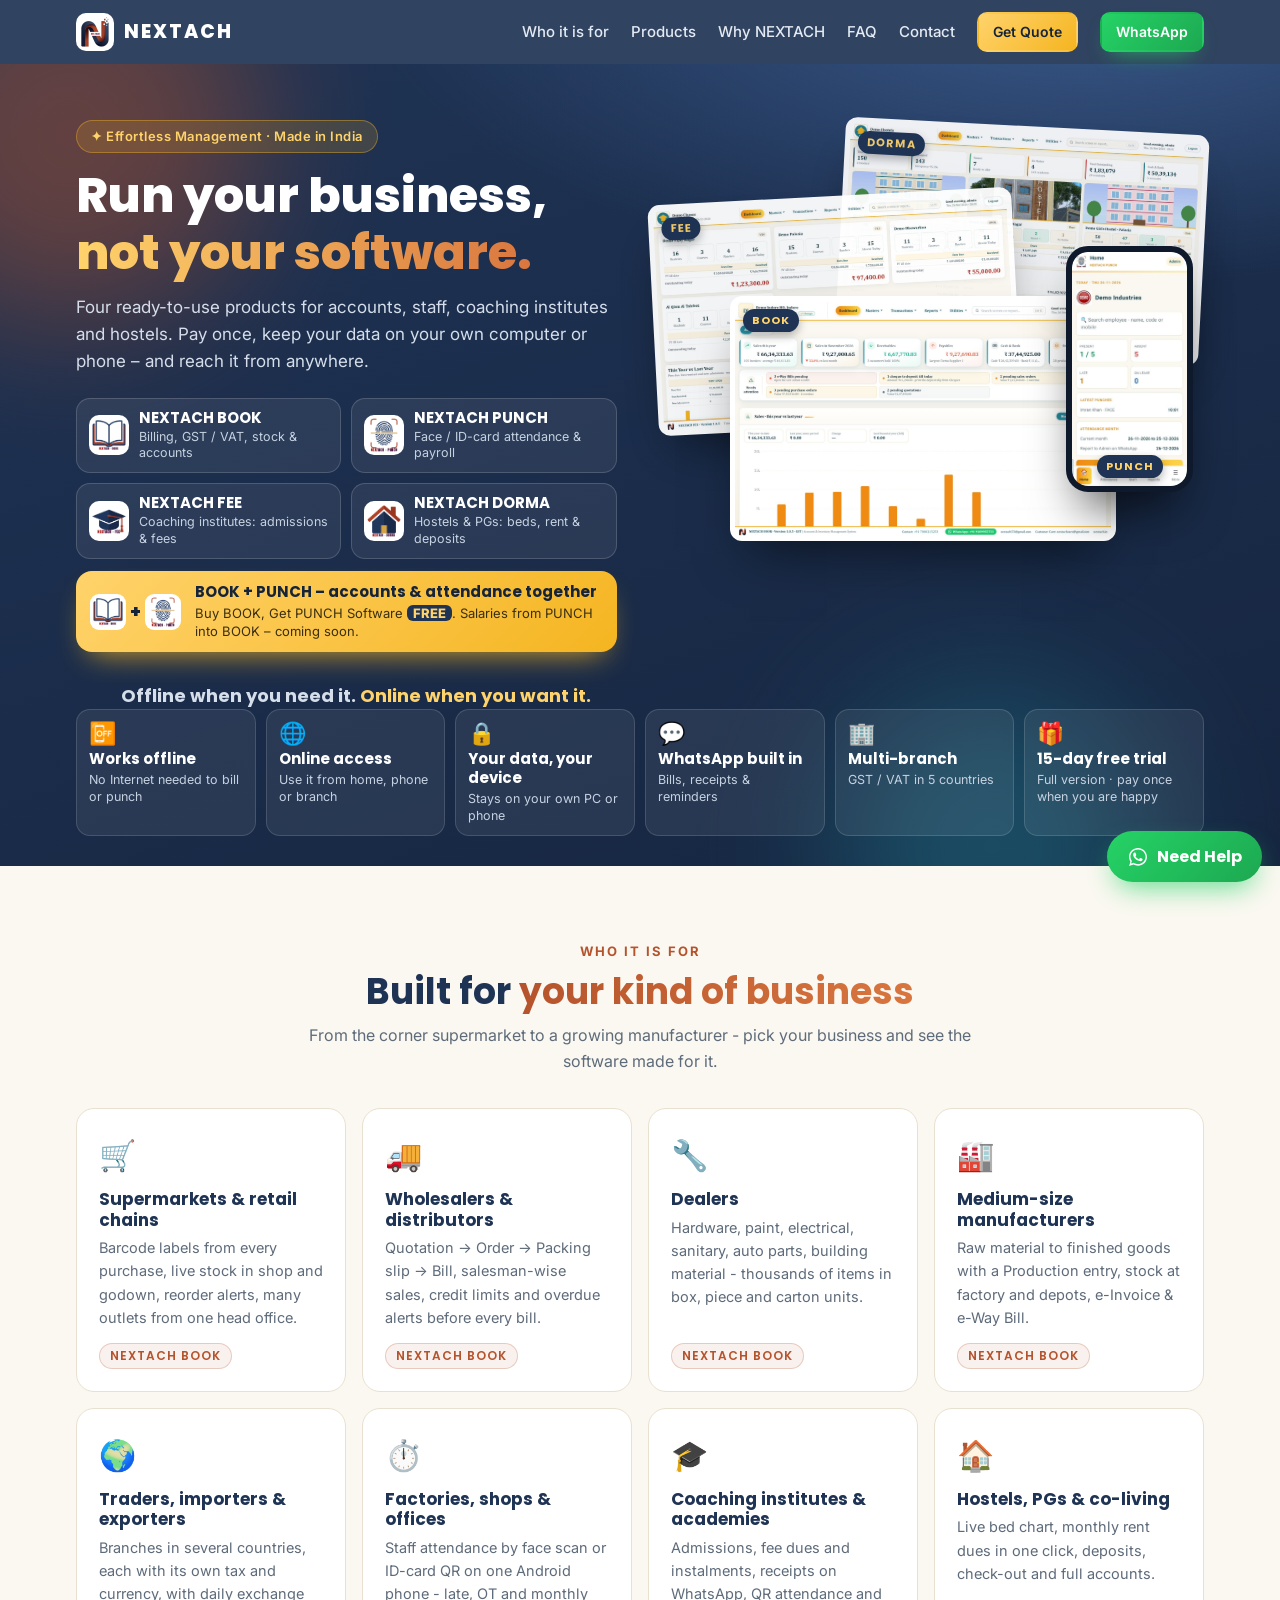
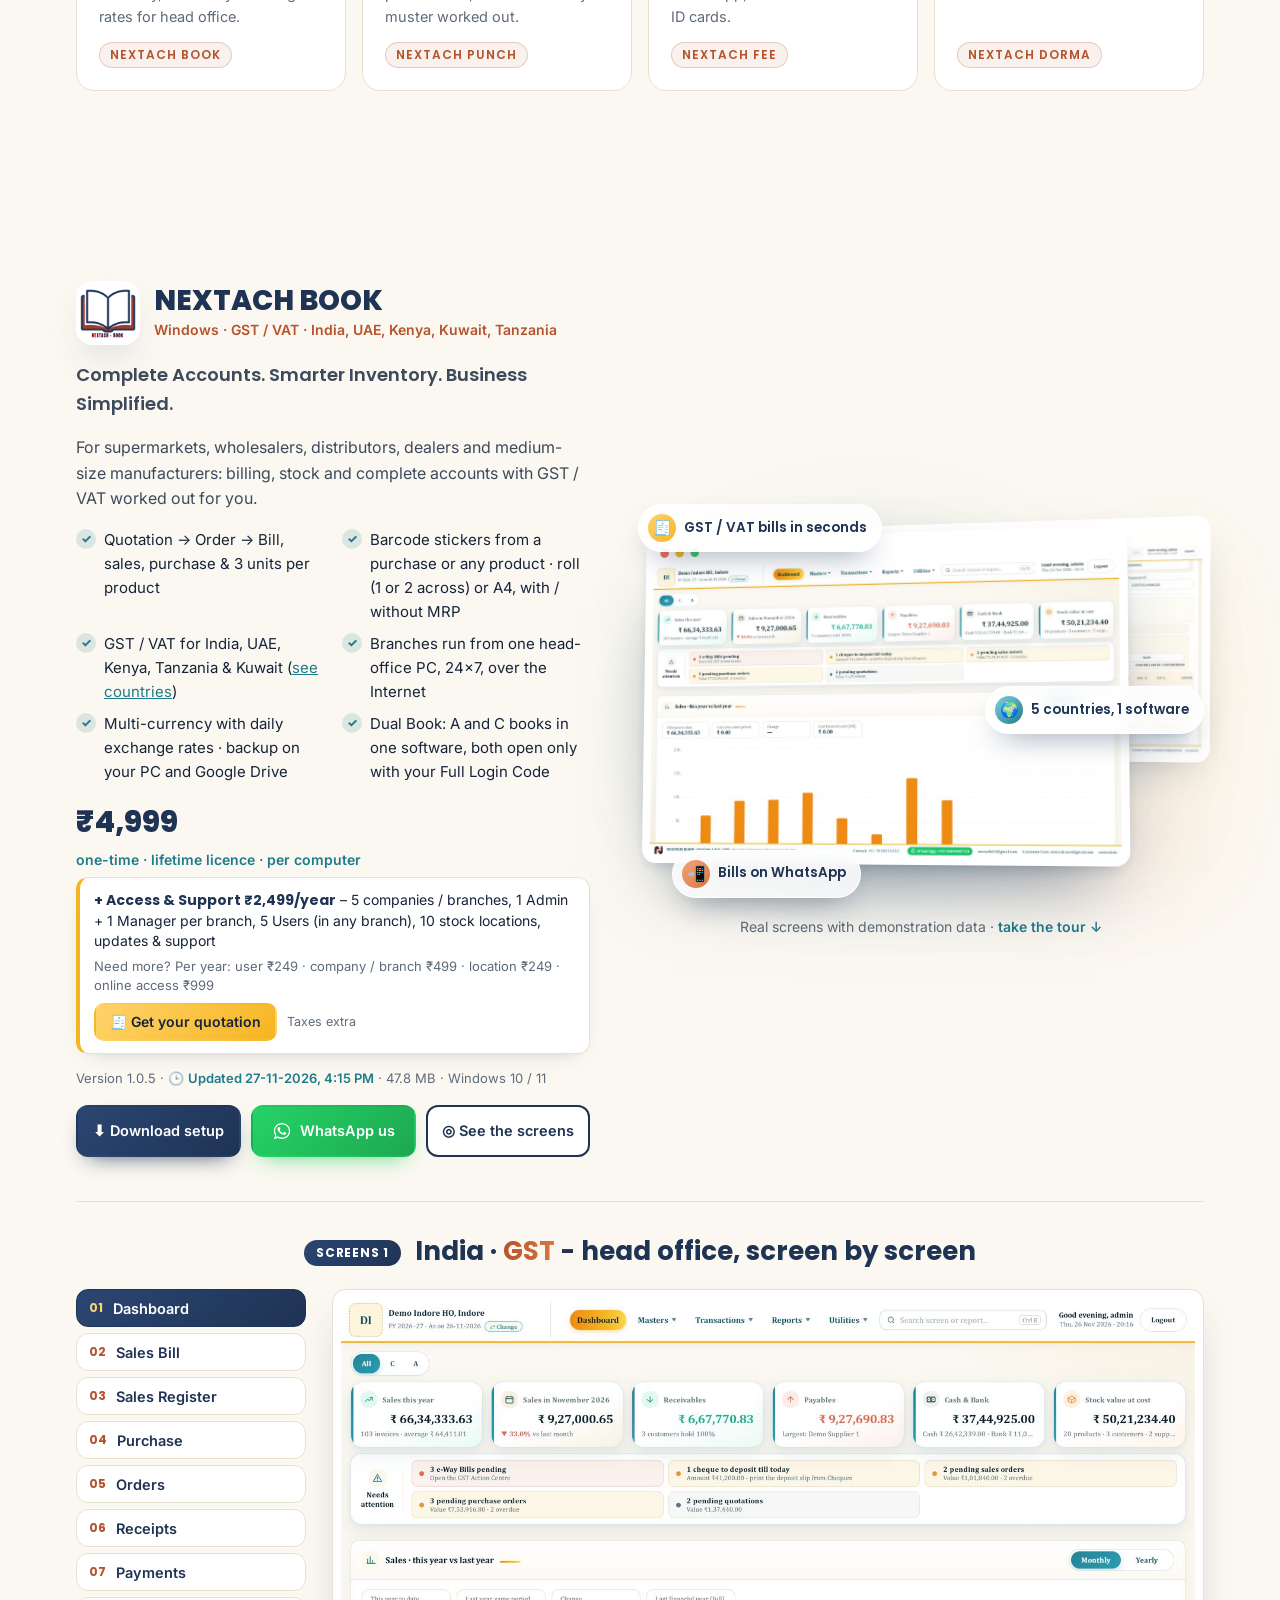
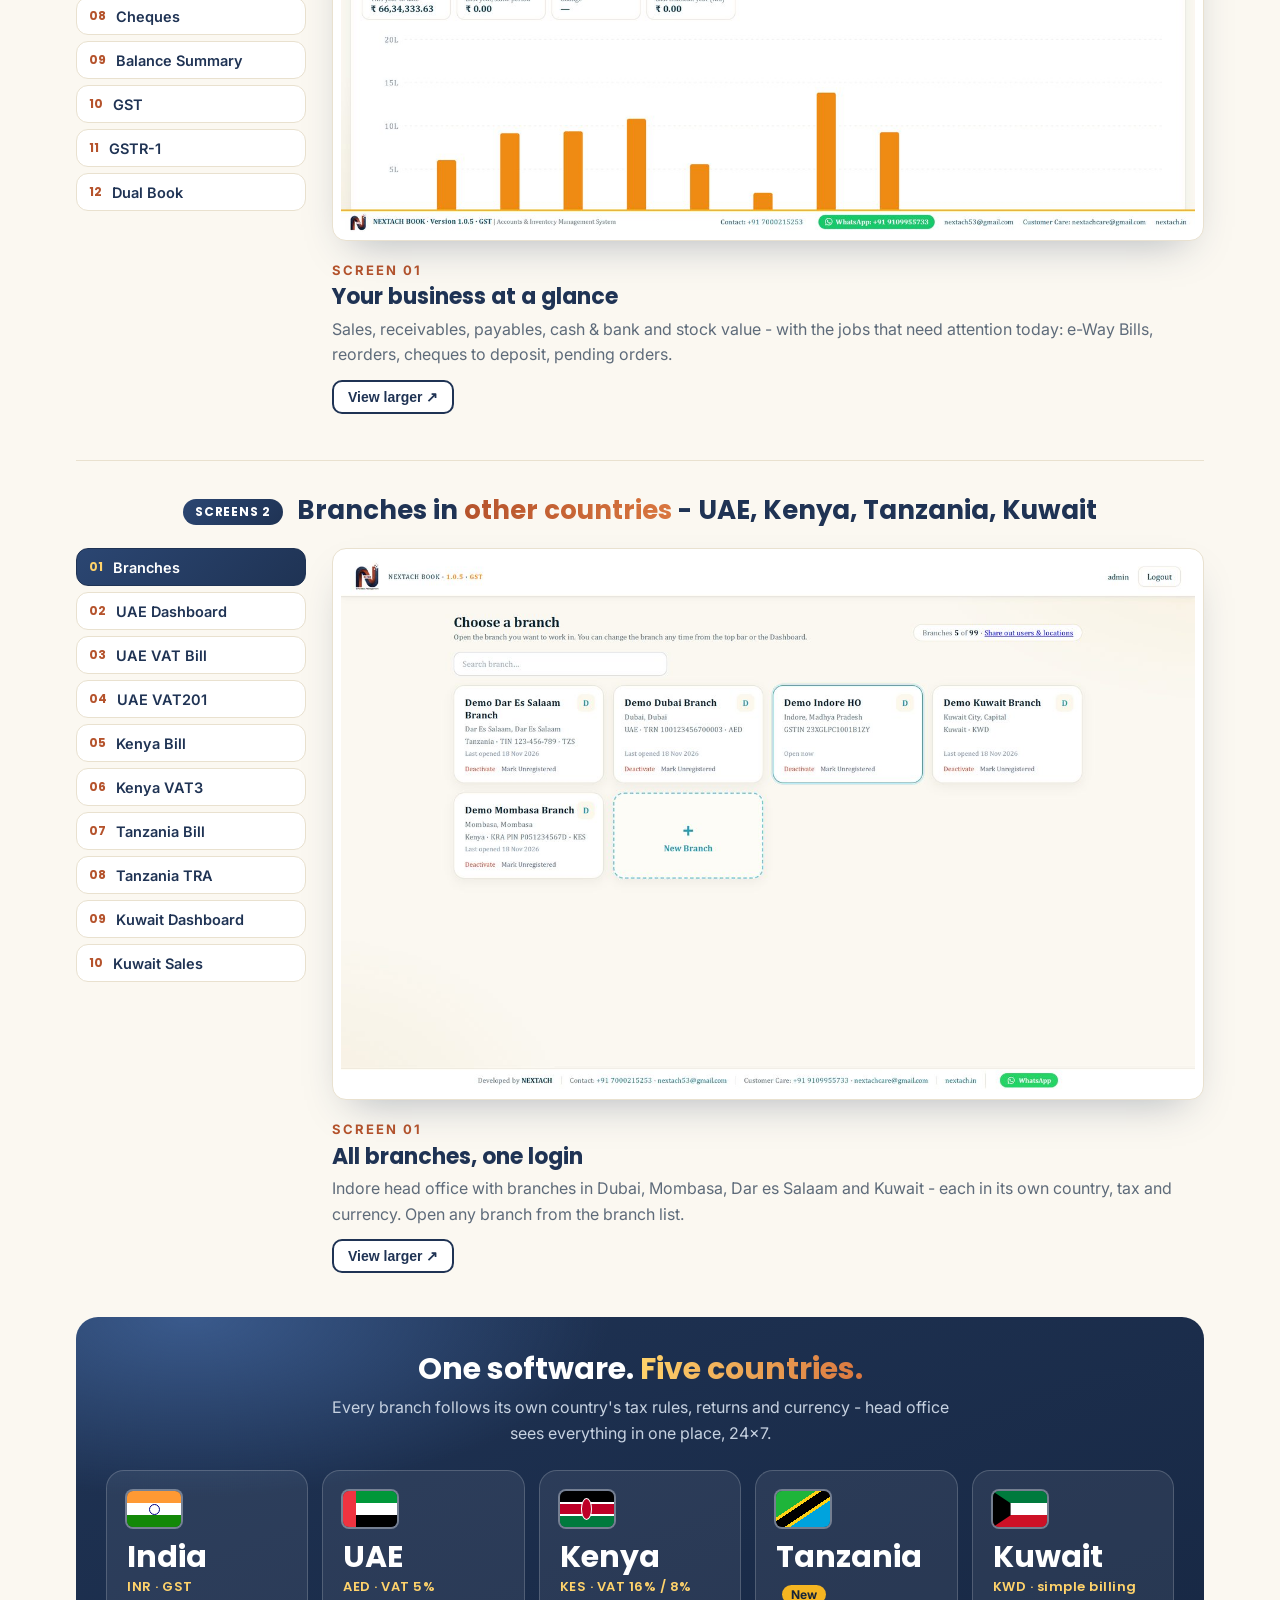
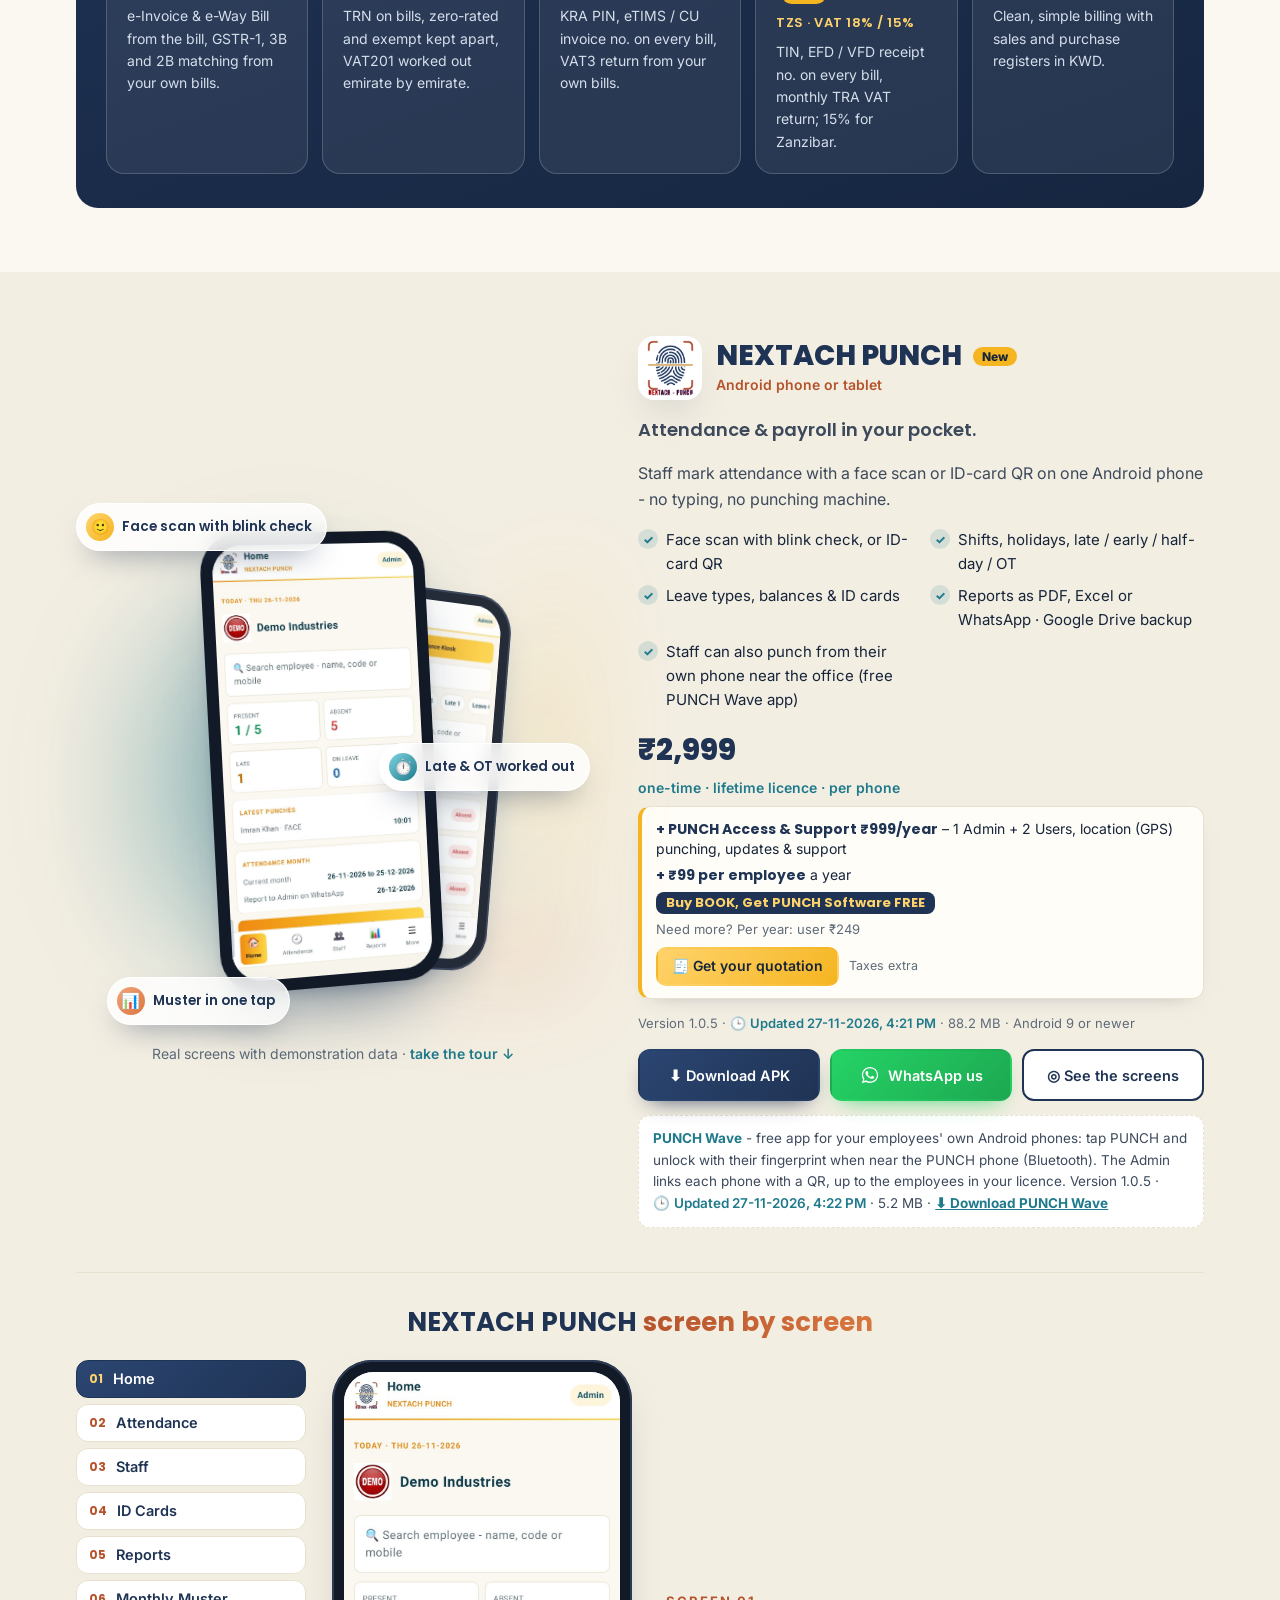
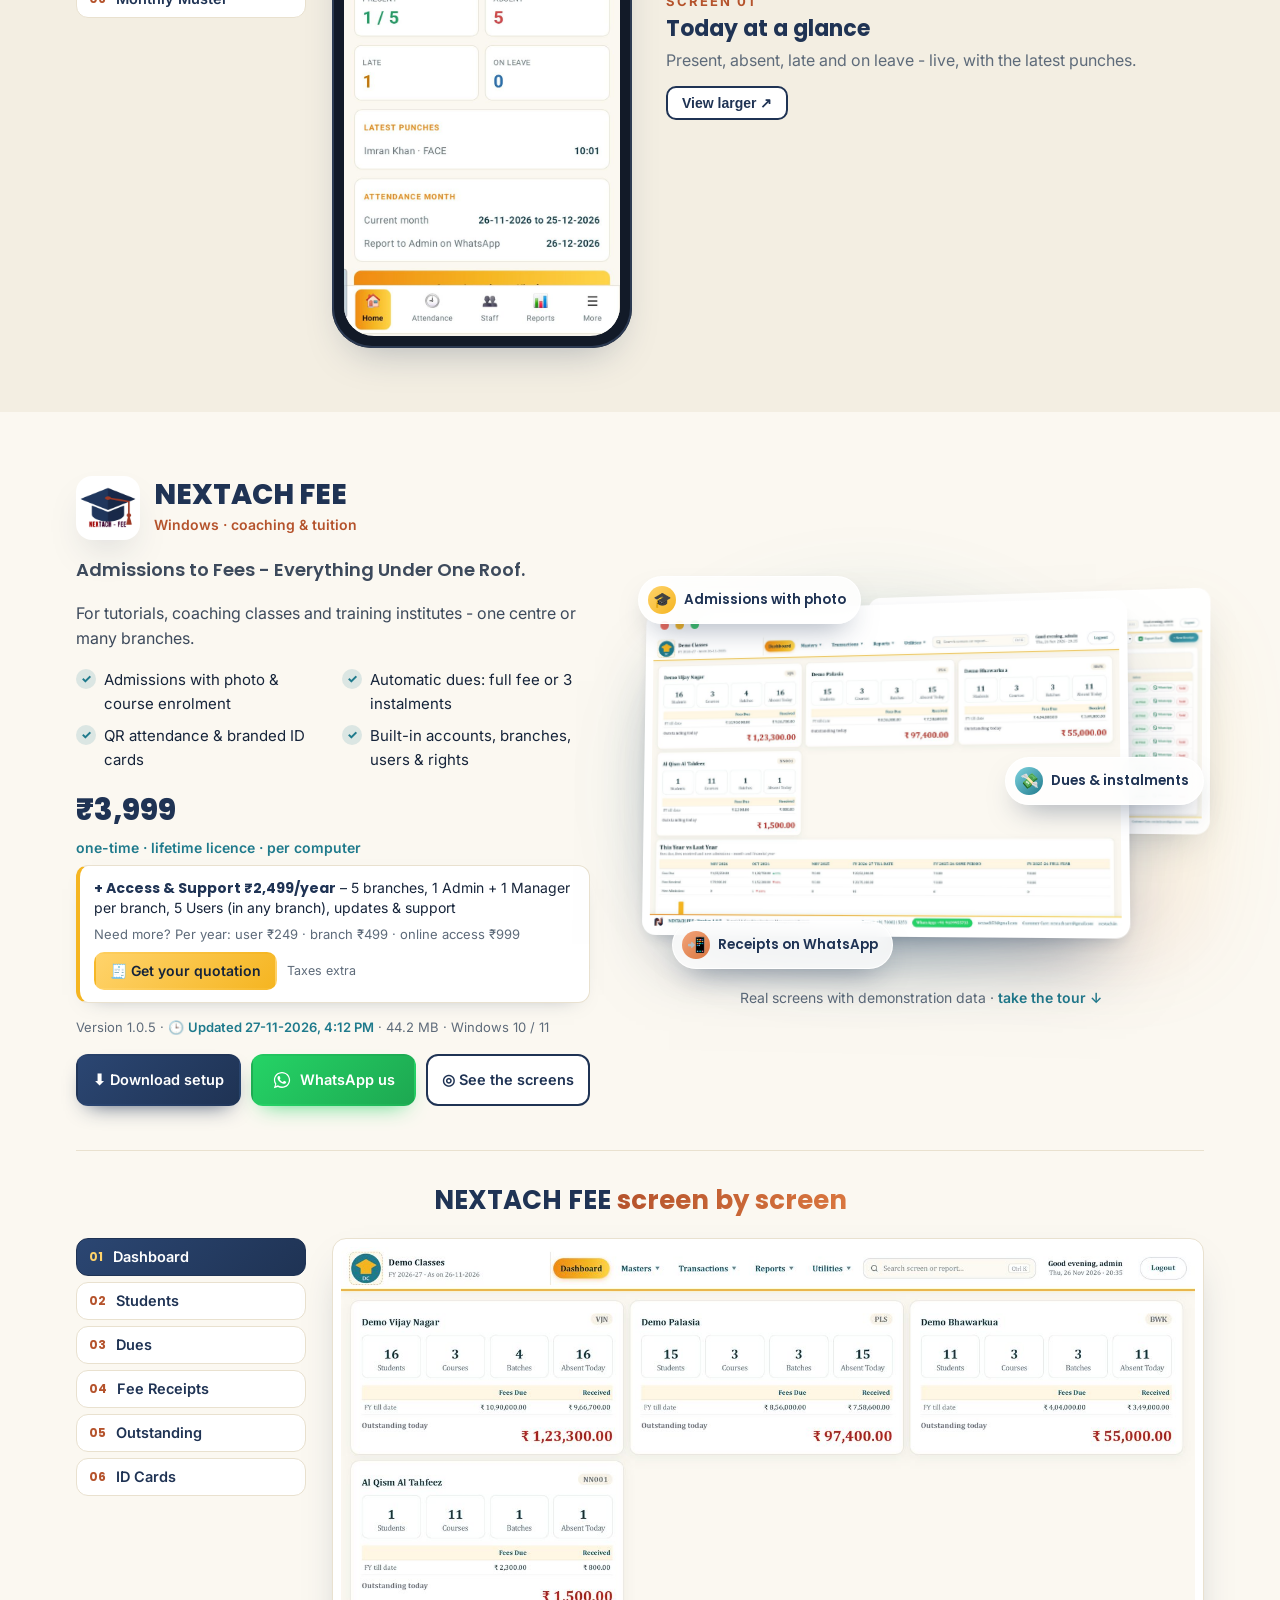
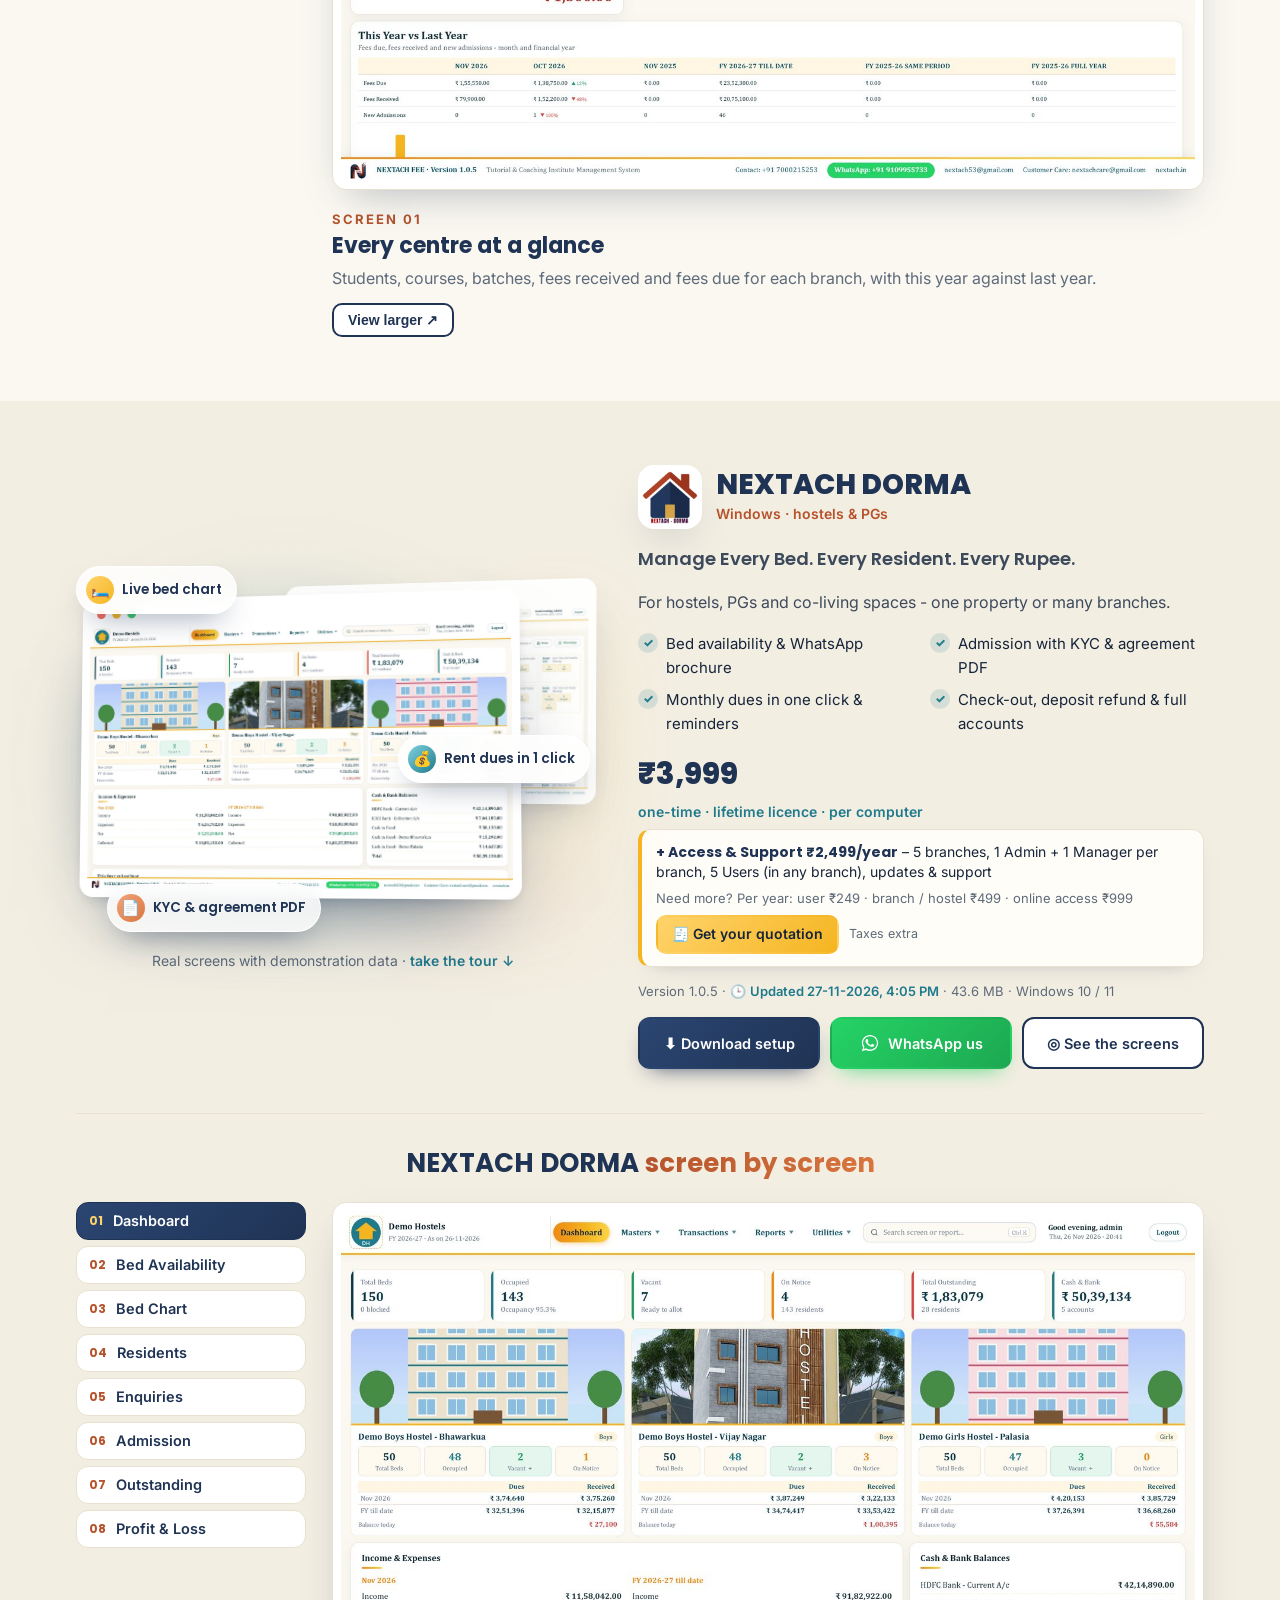
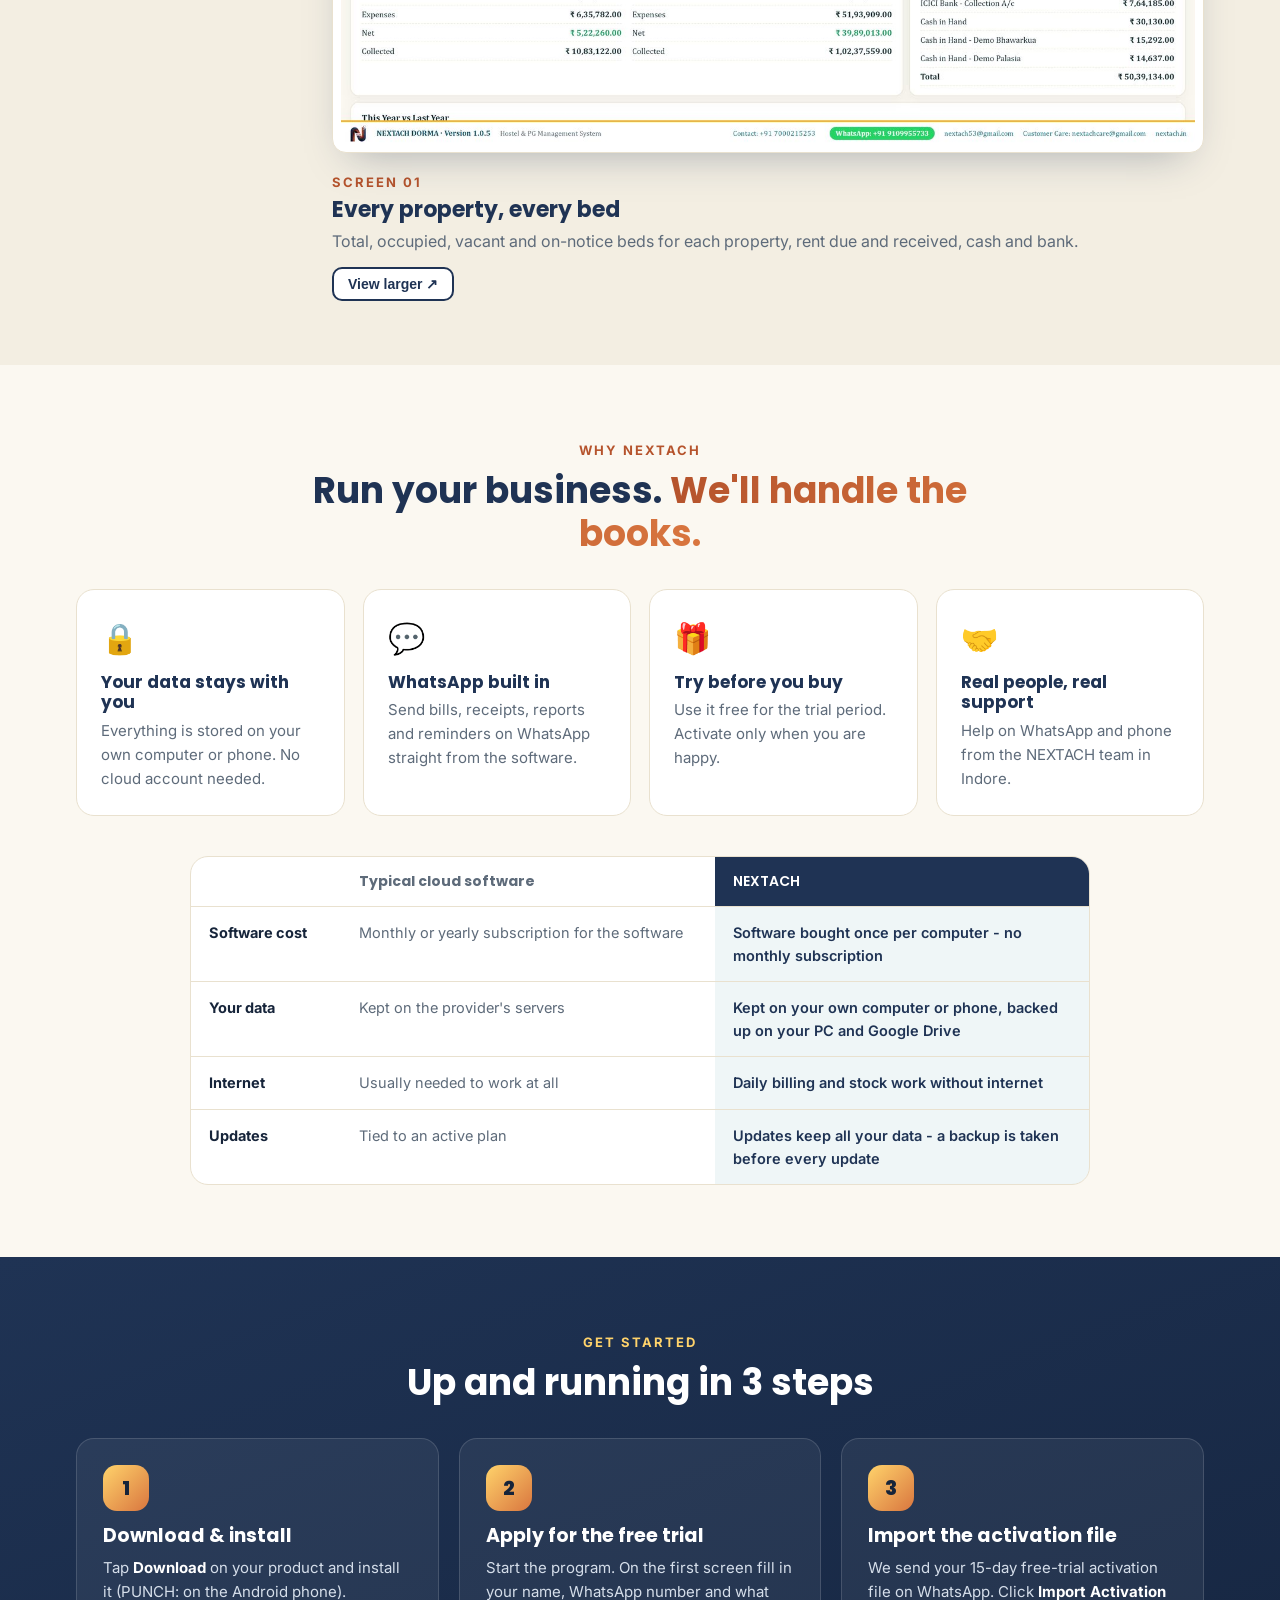
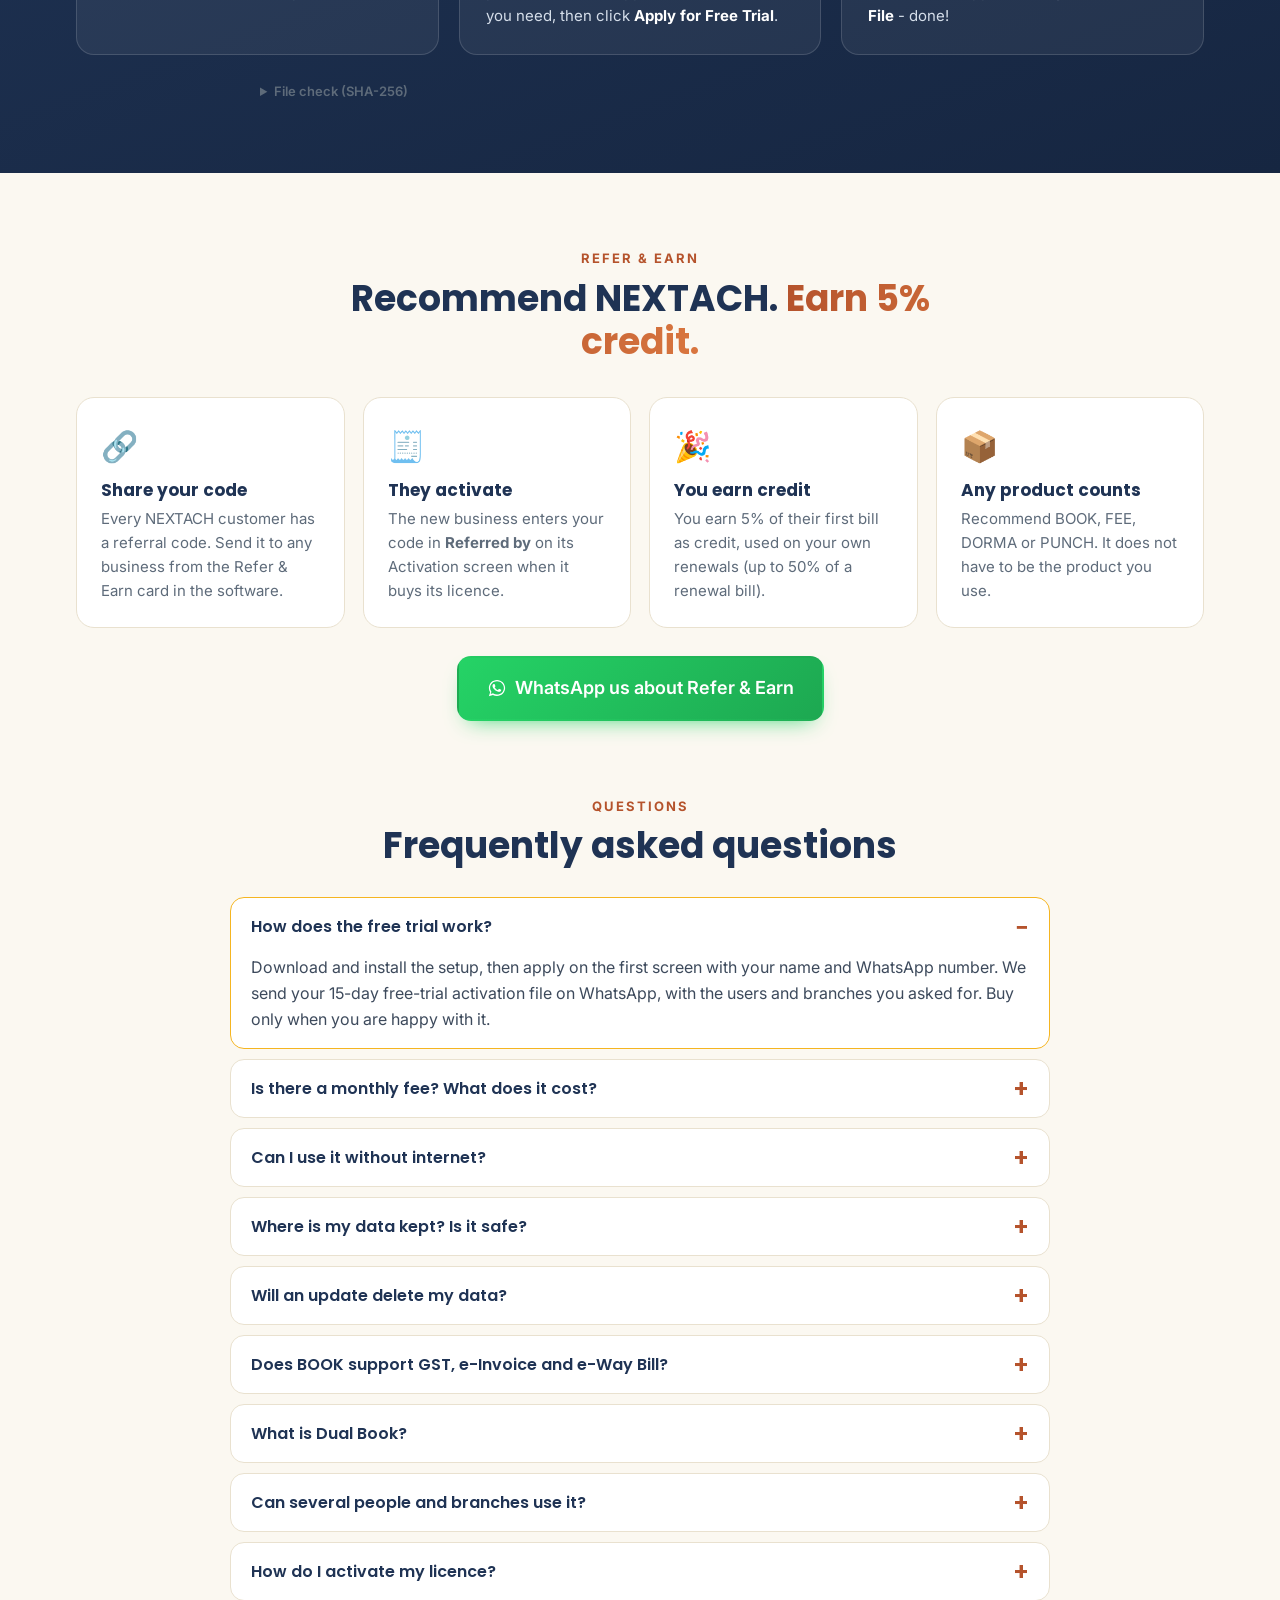
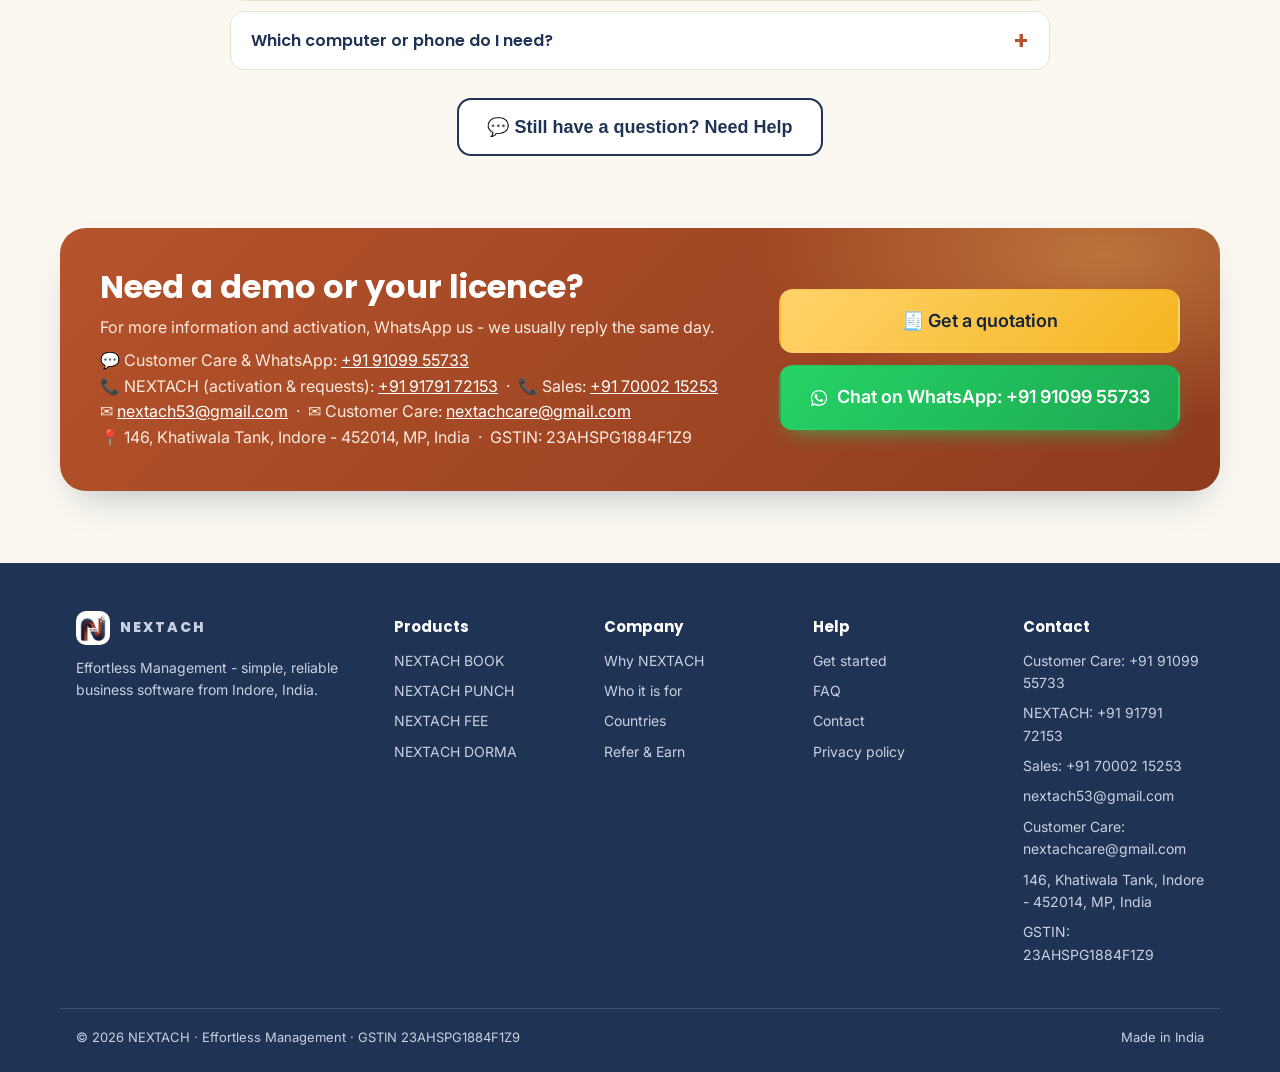
<file: index.html>
<!doctype html>
<html lang="en">
<head>
<meta charset="utf-8">
<meta name="viewport" content="width=device-width, initial-scale=1">
<title>NEXTACH | GST Billing, Coaching, Hostel &amp; Attendance Software</title>
<meta name="description" content="NEXTACH BOOK billing, stock &amp; accounts for supermarkets, wholesalers, distributors, dealers and manufacturers (India, UAE, Kenya, Kuwait, Tanzania), FEE coaching institute, DORMA hostel &amp; PG and PUNCH staff attendance software. Free trial.">
<meta name="robots" content="index, follow">
<meta name="facebook-domain-verification" content="ey0d3hyro1dsozpzgpkhjetd9qcj24" />
<link rel="canonical" href="https://nextach.in/">
<meta property="og:type" content="website">
<meta property="og:site_name" content="NEXTACH">
<meta property="og:url" content="https://nextach.in/">
<meta property="og:title" content="NEXTACH | GST Billing, Coaching, Hostel &amp; Attendance Software">
<meta property="og:description" content="Simple, reliable business software developed in India: BOOK billing &amp; accounts, FEE for coaching institutes, DORMA for hostels &amp; PGs, PUNCH staff attendance. Free trial and free demo.">
<meta property="og:image" content="https://nextach.in/nextach_mark.png">
<meta name="twitter:card" content="summary">
<script type="application/ld+json">
{
  "@context": "https://schema.org",
  "@graph": [
    {
      "@type": "Organization",
      "@id": "https://nextach.in/#org",
      "name": "NEXTACH",
      "slogan": "Effortless Management",
      "url": "https://nextach.in/",
      "logo": "https://nextach.in/nextach_mark.png",
      "email": "nextach53@gmail.com",
      "telephone": ["+91-9109955733", "+91-9179172153", "+91-7000215253"],
      "address": {"@type": "PostalAddress", "addressLocality": "Indore", "addressRegion": "Madhya Pradesh", "postalCode": "452014", "addressCountry": "IN"},
      "contactPoint": {"@type": "ContactPoint", "telephone": "+91-9109955733", "email": "nextachcare@gmail.com", "contactType": "customer support", "availableLanguage": ["English", "Hindi"]}
    },
    {"@type": "WebSite", "@id": "https://nextach.in/#site", "url": "https://nextach.in/", "name": "NEXTACH", "publisher": {"@id": "https://nextach.in/#org"}},
    {"@type": "SoftwareApplication", "name": "NEXTACH BOOK", "url": "https://nextach.in/#book", "applicationCategory": "BusinessApplication", "operatingSystem": "Windows",
     "description": "Accounts & inventory management for supermarkets, wholesalers, distributors, dealers and manufacturers: GST billing, e-Invoice and e-Way Bill, VAT for UAE, Kenya, Tanzania and Kuwait, branches and multi-currency.", "publisher": {"@id": "https://nextach.in/#org"}, "offers": {"@type": "Offer", "price": "4999", "priceCurrency": "INR"}},
    {"@type": "SoftwareApplication", "name": "NEXTACH FEE", "url": "https://nextach.in/#fee", "applicationCategory": "BusinessApplication", "operatingSystem": "Windows",
     "description": "Tutorial and coaching institute management: students, batches, fees, receipts and reminders.", "publisher": {"@id": "https://nextach.in/#org"}, "offers": {"@type": "Offer", "price": "3999", "priceCurrency": "INR"}},
    {"@type": "SoftwareApplication", "name": "NEXTACH DORMA", "url": "https://nextach.in/#dorma", "applicationCategory": "BusinessApplication", "operatingSystem": "Windows",
     "description": "Hostel and PG management: rooms, beds, occupancy, rent and receipts.", "publisher": {"@id": "https://nextach.in/#org"}, "offers": {"@type": "Offer", "price": "3999", "priceCurrency": "INR"}},
    {"@type": "SoftwareApplication", "name": "NEXTACH PUNCH", "url": "https://nextach.in/#punch", "applicationCategory": "BusinessApplication", "operatingSystem": "Android",
     "description": "Staff attendance and payroll app for factories, shops, offices, schools and hospitals.", "publisher": {"@id": "https://nextach.in/#org"}, "offers": {"@type": "Offer", "price": "2999", "priceCurrency": "INR"}}
  ]
}
</script>
<meta name="theme-color" content="#1F3354">
<link rel="icon" href="nextach_mark.png">
<link rel="preconnect" href="https://fonts.googleapis.com">
<link rel="preconnect" href="https://fonts.gstatic.com" crossorigin>
<link href="https://fonts.googleapis.com/css2?family=Inter:wght@400;500;600&family=Poppins:wght@600;700;800&display=swap" rel="stylesheet">
<link rel="stylesheet" href="style.css?v=26a4aedb">
</head>
<body>
<svg width="0" height="0" style="position:absolute" aria-hidden="true"><symbol id="wa-ico" viewBox="0 0 32 32"><path fill="#fff" d="M16 3C8.8 3 3 8.7 3 15.8c0 2.5.7 4.9 2 7L3 29l6.4-2c2 1.1 4.3 1.7 6.6 1.7 7.2 0 13-5.7 13-12.8S23.2 3 16 3zm0 23.4c-2.1 0-4.1-.6-5.9-1.7l-.4-.3-3.8 1.2 1.2-3.7-.3-.4a10.4 10.4 0 0 1-1.8-5.7C5 9.9 9.9 5.2 16 5.2s11 4.7 11 10.6-4.9 10.6-11 10.6zm6-7.9c-.3-.2-2-1-2.3-1.1-.3-.1-.5-.2-.8.2-.2.3-.9 1.1-1.1 1.3-.2.2-.4.2-.7.1-.3-.2-1.4-.5-2.7-1.6-1-.9-1.7-2-1.9-2.3-.2-.3 0-.5.1-.7l.5-.6.3-.5c.1-.2 0-.4 0-.6l-1-2.5c-.3-.7-.6-.6-.8-.6h-.7c-.2 0-.6.1-.9.4-.3.3-1.2 1.1-1.2 2.8s1.2 3.2 1.4 3.4c.2.2 2.4 3.6 5.8 5 .8.4 1.5.6 2 .7.8.3 1.6.2 2.2.1.7-.1 2-.8 2.3-1.6.3-.8.3-1.5.2-1.6-.1-.1-.3-.2-.7-.4z"/></symbol></svg>

<header class="nav" id="top">
  <div class="wrap nav-in">
    <a class="logo" href="#top"><img src="nextach_mark.png" alt="">NEXTACH</a>
    <nav class="links">
      <a href="#businesses">Who it is for</a>
      <a href="#products">Products</a>
      <a href="#why">Why NEXTACH</a>
      <a href="#faq">FAQ</a>
      <a href="#contact">Contact</a>
      <a class="btn btn-quote btn-sm" href="quote.html">Get Quote</a>
      <a class="btn btn-wa btn-sm wa-help" href="#">WhatsApp</a>
    </nav>
  </div>
</header>

<!-- ============ HERO (26-11-2026: all 4 products + BOOK + PUNCH, 4 screens, common features) ============ -->
<section class="hero hero2">
  <div class="blob b1"></div><div class="blob b2"></div>
  <div class="wrap hero-in">
    <div class="hero-text reveal">
      <span class="pill">✦ Effortless Management · Made in India</span>
      <h1>Run your business, <span class="hl">not your software.</span></h1>
      <p>Four ready-to-use products for accounts, staff, coaching institutes and hostels. Pay once, keep your data on your own computer or phone &ndash; and reach it from anywhere.</p>
      <div class="h2-prods">
        <a href="#book"><img src="product_book.png" alt=""><span><b>NEXTACH BOOK</b><small>Billing, GST / VAT, stock &amp; accounts</small></span></a>
        <a href="#punch"><img src="product_punch.png" alt=""><span><b>NEXTACH PUNCH</b><small>Face / ID-card attendance &amp; payroll</small></span></a>
        <a href="#fee"><img src="product_fee.png" alt=""><span><b>NEXTACH FEE</b><small>Coaching institutes: admissions &amp; fees</small></span></a>
        <a href="#dorma"><img src="product_dorma.png" alt=""><span><b>NEXTACH DORMA</b><small>Hostels &amp; PGs: beds, rent &amp; deposits</small></span></a>
      </div>
      <a class="h2-combo" href="#punch"><span class="h2-logos"><img src="product_book.png" alt=""><i>+</i><img src="product_punch.png" alt=""></span>
        <span><b>BOOK + PUNCH &ndash; accounts &amp; attendance together</b><small>Buy BOOK, Get PUNCH Software <em>FREE</em>. Salaries from PUNCH into BOOK &ndash; coming soon.</small></span></a>
    </div>
    <div class="h2-art reveal" aria-label="Screens of the four NEXTACH products">
      <figure class="h2-scr s-dorma"><img src="shot_dorma.jpg" alt="NEXTACH DORMA bed chart"><figcaption>DORMA</figcaption></figure>
      <figure class="h2-scr s-fee"><img src="shot_fee.jpg" alt="NEXTACH FEE dashboard"><figcaption>FEE</figcaption></figure>
      <figure class="h2-scr s-book"><img src="shot_book.jpg" alt="NEXTACH BOOK dashboard"><figcaption>BOOK</figcaption></figure>
      <figure class="h2-phone"><img src="punch_home.jpg" alt="NEXTACH PUNCH app"><figcaption>PUNCH</figcaption></figure>
    </div>
  </div>
  <div class="wrap h2-feat-wrap reveal">
    <p class="h2-tag">Offline when you need it. <span>Online when you want it.</span></p>
    <ul class="h2-feats">
      <li><span>📴</span><b>Works offline</b><small>No Internet needed to bill or punch</small></li>
      <li><span>🌐</span><b>Online access</b><small>Use it from home, phone or branch</small></li>
      <li><span>🔒</span><b>Your data, your device</b><small>Stays on your own PC or phone</small></li>
      <li><span>💬</span><b>WhatsApp built in</b><small>Bills, receipts &amp; reminders</small></li>
      <li><span>🏢</span><b>Multi-branch</b><small>GST / VAT in 5 countries</small></li>
      <li><span>🎁</span><b>15-day free trial</b><small>Full version &middot; pay once when you are happy</small></li>
    </ul>
  </div>
</section>

<!-- ============ BUSINESSES (14-11-2026) ============ -->
<section class="biz" id="businesses">
  <div class="wrap">
    <div class="head reveal">
      <span class="eyebrow">Who it is for</span>
      <h2>Built for <span class="accent">your kind of business</span></h2>
      <p>From the corner supermarket to a growing manufacturer - pick your business and see the software made for it.</p>
    </div>
    <div class="biz-grid">
      <a class="biz-card reveal" href="#book"><span class="ic">🛒</span><h4>Supermarkets &amp; retail chains</h4><p>Barcode labels from every purchase, live stock in shop and godown, reorder alerts, many outlets from one head office.</p><span class="tag">NEXTACH BOOK</span></a>
      <a class="biz-card reveal" href="#book"><span class="ic">🚚</span><h4>Wholesalers &amp; distributors</h4><p>Quotation → Order → Packing slip → Bill, salesman-wise sales, credit limits and overdue alerts before every bill.</p><span class="tag">NEXTACH BOOK</span></a>
      <a class="biz-card reveal" href="#book"><span class="ic">🔧</span><h4>Dealers</h4><p>Hardware, paint, electrical, sanitary, auto parts, building material - thousands of items in box, piece and carton units.</p><span class="tag">NEXTACH BOOK</span></a>
      <a class="biz-card reveal" href="#book"><span class="ic">🏭</span><h4>Medium-size manufacturers</h4><p>Raw material to finished goods with a Production entry, stock at factory and depots, e-Invoice &amp; e-Way Bill.</p><span class="tag">NEXTACH BOOK</span></a>
      <a class="biz-card reveal" href="#book"><span class="ic">🌍</span><h4>Traders, importers &amp; exporters</h4><p>Branches in several countries, each with its own tax and currency, with daily exchange rates for head office.</p><span class="tag">NEXTACH BOOK</span></a>
      <a class="biz-card reveal" href="#punch"><span class="ic">⏱️</span><h4>Factories, shops &amp; offices</h4><p>Staff attendance by face scan or ID-card QR on one Android phone - late, OT and monthly muster worked out.</p><span class="tag">NEXTACH PUNCH</span></a>
      <a class="biz-card reveal" href="#fee"><span class="ic">🎓</span><h4>Coaching institutes &amp; academies</h4><p>Admissions, fee dues and instalments, receipts on WhatsApp, QR attendance and ID cards.</p><span class="tag">NEXTACH FEE</span></a>
      <a class="biz-card reveal" href="#dorma"><span class="ic">🏠</span><h4>Hostels, PGs &amp; co-living</h4><p>Live bed chart, monthly rent dues in one click, deposits, check-out and full accounts.</p><span class="tag">NEXTACH DORMA</span></a>
    </div>
  </div>
</section>

<!-- ============ PRODUCTS (15-11-2026: one section per product - text, showcase, screen tour (22-11-2026: videos removed)) ============ -->
<main id="products">
  <section class="product reveal" id="book" data-product="NEXTACH BOOK">
    <div class="wrap">
      <div class="p-in">
      <div class="p-text">
        <div class="p-title"><img src="product_book.png" alt=""><div><h3>NEXTACH BOOK</h3><span class="plat">Windows · GST / VAT · India, UAE, Kenya, Kuwait, Tanzania</span></div></div>
        <p class="tagline">Complete Accounts. Smarter Inventory. Business Simplified.</p>
        <p>For supermarkets, wholesalers, distributors, dealers and medium-size manufacturers: billing, stock and complete accounts with GST / VAT worked out for you.</p>
        <ul class="ticks">
          <li>Quotation → Order → Bill, sales, purchase &amp; 3 units per product</li>
          <li>Barcode stickers from a purchase or any product · roll (1 or 2 across) or A4, with / without MRP</li>
          <li>GST / VAT for India, UAE, Kenya, Tanzania &amp; Kuwait (<a href="#countries">see countries</a>)</li>
          <li>Branches run from one head-office PC, 24×7, over the Internet</li>
          <li>Multi-currency with daily exchange rates · backup on your PC and Google Drive</li>
          <li>Dual Book: A and C books in one software, both open only with your Full Login Code</li>
        </ul>
        <p class="price" data-nx-price="NX-BOOK" data-unit="per computer"><span class="now">₹4,999</span><span class="once">one-time · lifetime licence · per computer</span></p>
        <ul class="p-plan" data-nx-plan="BOOK"><li><b>+ Access &amp; Support ₹2,499/year</b> &ndash; 5 companies / branches, 1 Admin + 1 Manager per branch, 5 Users (in any branch), 10 stock locations, updates &amp; support</li><li>Need more? Per year: user ₹249 · company / branch ₹499 · location ₹249 · online access ₹999</li><li class="q"><a class="btn btn-quote btn-sm" href="quote.html#book">🧾 Get your quotation</a> Taxes extra</li></ul>
        <p class="meta">Version 1.0.5 · <span class="upd" title="Date and time this file was last updated (India time)">Updated 27-11-2026, 4:15 PM</span> · 47.8 MB · Windows 10 / 11</p>
        <div class="actions"><a class="btn btn-main dl" data-file="NEXTACH_BOOK_Setup_V1.0.5.exe" href="#">⬇ Download setup</a><a class="btn btn-wa act" title="WhatsApp for more information and activation"><svg class="wa-ico" viewBox="0 0 32 32" aria-hidden="true"><use href="#wa-ico"></use></svg>WhatsApp us</a><a class="btn btn-line" href="#book-tour" title="See every screen of NEXTACH BOOK">◎ See the screens</a></div>
      </div>
      <div class="p-art"><a class="showcase sc-browser" href="#book-tour" aria-label="See the NEXTACH BOOK screens"><span class="sc-glow" aria-hidden="true"></span><div class="browser sc-back"><i></i><i></i><i></i><img src="tour_book_sale_entry.jpg" alt="" loading="lazy"></div><div class="browser sc-front"><i></i><i></i><i></i><img src="tour_book_dashboard.jpg" alt="NEXTACH BOOK screen with demonstration data" loading="lazy"></div><span class="sc-chip c1"><b>🧾</b>GST / VAT bills in seconds</span><span class="sc-chip c2"><b>🌍</b>5 countries, 1 software</span><span class="sc-chip c3"><b>📲</b>Bills on WhatsApp</span></a><p class="p-cap">Real screens with demonstration data · <a href="#book-tour">take the tour ↓</a></p></div>
      </div>
      <div class="p-tour" id="book-tour">
        <h4 class="tour-head"><span class="tour-k">Screens 1</span> India · <span class="accent">GST</span> - head office, screen by screen</h4>
        <div class="tour-in">
          <div class="tour-tabs" role="tablist" aria-label="NEXTACH BOOK India GST screens">
          <button type="button" role="tab" class="on" data-img="tour_book_dashboard.jpg" data-t="Your business at a glance" data-d="Sales, receivables, payables, cash &amp; bank and stock value - with the jobs that need attention today: e-Way Bills, reorders, cheques to deposit, pending orders."><b>01</b>Dashboard</button>
          <button type="button" role="tab" data-img="tour_book_sale_entry.jpg" data-t="GST bill in seconds" data-d="Scan a barcode or pick the product, + adds a row. CGST + SGST or IGST, HSN and e-Way Bill are worked out for you. Combo (A + C): one entry makes the A bill and the C bill. Print, PDF or WhatsApp."><b>02</b>Sales Bill</button>
          <button type="button" role="tab" data-img="tour_book_sales.jpg" data-t="Every sale in one list" data-d="Search in several words, filter by date, print, WhatsApp or Excel - edit, print or send any bill from its row."><b>03</b>Sales Register</button>
          <button type="button" role="tab" data-img="tour_book_purchase.jpg" data-t="Purchases that update stock" data-d="Scan or pick products, + adds a row, Combo (A + C) splits one supplier bill into the A and C purchase. Stock and the supplier&#x27;s balance change at once."><b>04</b>Purchase</button>
          <button type="button" role="tab" data-img="tour_book_orders.jpg" data-t="Quotation → Order → Bill" data-d="Quotations, sales and purchase orders, packing slips, pendency and reorder / auto PO - convert one into the next in a click."><b>05</b>Orders</button>
          <button type="button" role="tab" data-img="tour_book_receipt.jpg" data-t="Receipts from customers" data-d="Cash, cheque or bank receipts, deposited into the right bank account, with the customer&#x27;s balance updated."><b>06</b>Receipts</button>
          <button type="button" role="tab" data-img="tour_book_payments.jpg" data-t="Payments and expenses" data-d="Pay suppliers, salaries, rent, electricity and other expenses from cash or bank."><b>07</b>Payments</button>
          <button type="button" role="tab" data-img="tour_book_cheques.jpg" data-t="Cheques under control" data-d="Pending, due today and bounced cheques, deposit slip printing and bank reconciliation."><b>08</b>Cheques</button>
          <button type="button" role="tab" data-img="tour_book_balance.jpg" data-t="Who owes what" data-d="Customer, supplier, salesman, account-head, cash &amp; bank and stock balances - opening, debit, credit and closing."><b>09</b>Balance Summary</button>
          <button type="button" role="tab" data-img="tour_book_gst.jpg" data-t="GST Action Centre" data-d="e-Invoice, e-Way Bill, GSTR-1, GSTR-3B, CMP-08 and GSTR-2B matching - with the bills that still need action."><b>10</b>GST</button>
          <button type="button" role="tab" data-img="tour_book_gstr1.jpg" data-t="GSTR-1 from your own bills" data-d="B2B, B2C, credit notes and HSN summary of the month, ready as Excel or JSON for the GST portal - no re-typing."><b>11</b>GSTR-1</button>
          <button type="button" role="tab" data-img="tour_book_dualbook.jpg" data-t="Dual Book - A and C" data-d="Two books in one software. Every entry is marked A or C, and reports show All, A or C. Both books open only with your Full Login Code - other users see A."><b>12</b>Dual Book</button>
          </div>
          <figure class="tour-view">
            <div class="browser"><img class="tour-img" src="tour_book_dashboard.jpg" alt="NEXTACH BOOK Dashboard screen with demonstration data" loading="lazy"></div>
            <figcaption><span class="eyebrow tour-n">Screen 01</span><h3 class="tour-t">Your business at a glance</h3><p class="tour-d">Sales, receivables, payables, cash &amp; bank and stock value - with the jobs that need attention today: e-Way Bills, reorders, cheques to deposit, pending orders.</p>
              <button type="button" class="btn btn-line btn-sm tour-big">View larger ↗</button></figcaption>
          </figure>
        </div>
      </div>
      <div class="p-tour p-tour-world">
        <h4 class="tour-head"><span class="tour-k">Screens 2</span> Branches in <span class="accent">other countries</span> - UAE, Kenya, Tanzania, Kuwait</h4>
        <div class="tour-in">
          <div class="tour-tabs" role="tablist" aria-label="NEXTACH BOOK branches in other countries">
          <button type="button" role="tab" class="on" data-img="tour_bookw_branches.jpg" data-t="All branches, one login" data-d="Indore head office with branches in Dubai, Mombasa, Dar es Salaam and Kuwait - each in its own country, tax and currency. Open any branch from the branch list."><b>01</b>Branches</button>
          <button type="button" role="tab" data-img="tour_bookw_uae_dashboard.jpg" data-t="UAE branch in AED" data-d="The Dubai branch dashboard: sales, receivables, payables, cash &amp; bank and stock - all in AED."><b>02</b>UAE Dashboard</button>
          <button type="button" role="tab" data-img="tour_bookw_uae_bill.jpg" data-t="UAE VAT bill" data-d="Customer TRN, VAT 5 % - zero-rated and exempt items kept apart on the same bill."><b>03</b>UAE VAT Bill</button>
          <button type="button" role="tab" data-img="tour_bookw_uae_vat.jpg" data-t="VAT201 by emirate" data-d="Standard-rated supplies Dubai, Sharjah, Abu Dhabi ... and input VAT, box by box as on EmaraTax."><b>04</b>UAE VAT201</button>
          <button type="button" role="tab" data-img="tour_bookw_kenya_bill.jpg" data-t="Kenya bill with eTIMS" data-d="KRA PIN, VAT 16 % and the eTIMS / CU invoice no. on every A bill, in KES."><b>05</b>Kenya Bill</button>
          <button type="button" role="tab" data-img="tour_bookw_kenya_vat.jpg" data-t="Kenya VAT3" data-d="Output and input VAT for iTax, with the eTIMS numbers - bills still waiting for their number are shown."><b>06</b>Kenya VAT3</button>
          <button type="button" role="tab" data-img="tour_bookw_tanzania_bill.jpg" data-t="Tanzania bill with EFD" data-d="TIN, VAT 18 % and the EFD / VFD receipt no. on every A bill, in TZS."><b>07</b>Tanzania Bill</button>
          <button type="button" role="tab" data-img="tour_bookw_tanzania_vat.jpg" data-t="Tanzania TRA return" data-d="Monthly TRA VAT return from your own bills - standard, zero-rated and exempt apart."><b>08</b>Tanzania TRA</button>
          <button type="button" role="tab" data-img="tour_bookw_kuwait_dashboard.jpg" data-t="Kuwait branch in KWD" data-d="Simple billing without VAT - the dashboard in KWD with three decimals."><b>09</b>Kuwait Dashboard</button>
          <button type="button" role="tab" data-img="tour_bookw_kuwait_sales.jpg" data-t="Kuwait sales register" data-d="Every sale of the Kuwait branch in one list - print, WhatsApp or Excel."><b>10</b>Kuwait Sales</button>
          </div>
          <figure class="tour-view">
            <div class="browser"><img class="tour-img" src="tour_bookw_branches.jpg" alt="NEXTACH BOOK branch list with demonstration data" loading="lazy"></div>
            <figcaption><span class="eyebrow tour-n">Screen 01</span><h3 class="tour-t">All branches, one login</h3><p class="tour-d">Indore head office with branches in Dubai, Mombasa, Dar es Salaam and Kuwait - each in its own country, tax and currency. Open any branch from the branch list.</p>
              <button type="button" class="btn btn-line btn-sm tour-big">View larger ↗</button></figcaption>
          </figure>
        </div>
      </div>
      <div class="cty-panel" id="countries">
        <h4>One software. <span class="hl">Five countries.</span></h4>
        <p>Every branch follows its own country's tax rules, returns and currency - head office sees everything in one place, 24×7.</p>
    <div class="cty-grid">
      <div class="cty-card reveal"><i class="fl in"><b></b></i><h4>India</h4><span class="cur">INR · GST</span><p>e-Invoice &amp; e-Way Bill from the bill, GSTR-1, 3B and 2B matching from your own bills.</p></div>
      <div class="cty-card reveal"><i class="fl ae"></i><h4>UAE</h4><span class="cur">AED · VAT 5%</span><p>TRN on bills, zero-rated and exempt kept apart, VAT201 worked out emirate by emirate.</p></div>
      <div class="cty-card reveal"><i class="fl ke"><b></b></i><h4>Kenya</h4><span class="cur">KES · VAT 16% / 8%</span><p>KRA PIN, eTIMS / CU invoice no. on every bill, VAT3 return from your own bills.</p></div>
      <div class="cty-card reveal"><i class="fl tz"></i><h4>Tanzania <em class="new">New</em></h4><span class="cur">TZS · VAT 18% / 15%</span><p>TIN, EFD / VFD receipt no. on every bill, monthly TRA VAT return; 15% for Zanzibar.</p></div>
      <div class="cty-card reveal"><i class="fl kw"></i><h4>Kuwait</h4><span class="cur">KWD · simple billing</span><p>Clean, simple billing with sales and purchase registers in KWD.</p></div>
    </div>
      </div>
    </div>
  </section>

  <section class="product alt reveal" id="punch" data-product="NEXTACH PUNCH">
    <div class="wrap">
      <div class="p-in">
      <div class="p-text">
        <div class="p-title"><img src="product_punch.png" alt=""><div><h3>NEXTACH PUNCH <em class="new">New</em></h3><span class="plat">Android phone or tablet</span></div></div>
        <p class="tagline">Attendance &amp; payroll in your pocket.</p>
        <p>Staff mark attendance with a face scan or ID-card QR on one Android phone - no typing, no punching machine.</p>
        <ul class="ticks">
          <li>Face scan with blink check, or ID-card QR</li>
          <li>Shifts, holidays, late / early / half-day / OT</li>
          <li>Leave types, balances &amp; ID cards</li>
          <li>Reports as PDF, Excel or WhatsApp · Google Drive backup</li>
          <li>Staff can also punch from their own phone near the office (free PUNCH Wave app)</li>
        </ul>
        <p class="price" data-nx-price="NX-PUNCH" data-unit="per phone"><span class="now">₹2,999</span><span class="once">one-time · lifetime licence · per phone</span></p>
        <ul class="p-plan" data-nx-plan="PUNCH"><li><b>+ PUNCH Access &amp; Support ₹999/year</b> &ndash; 1 Admin + 2 Users, location (GPS) punching, updates &amp; support</li><li><b>+ ₹99 per employee</b> a year</li><li><b class="free">Buy BOOK, Get PUNCH Software FREE</b></li><li>Need more? Per year: user ₹249</li><li class="q"><a class="btn btn-quote btn-sm" href="quote.html#punch">🧾 Get your quotation</a> Taxes extra</li></ul>
        <p class="meta">Version 1.0.5 · <span class="upd" title="Date and time this file was last updated (India time)">Updated 27-11-2026, 4:21 PM</span> · 88.2 MB · Android 9 or newer</p>
        <div class="actions"><a class="btn btn-main dl" data-file="NEXTACH_PUNCH_V1.0.5.apk" href="#">⬇ Download APK</a><a class="btn btn-wa act" title="WhatsApp for more information and activation"><svg class="wa-ico" viewBox="0 0 32 32" aria-hidden="true"><use href="#wa-ico"></use></svg>WhatsApp us</a><a class="btn btn-line" href="#punch-tour" title="See every screen of NEXTACH PUNCH">◎ See the screens</a></div>
        <p class="wave-dl" id="wave" data-product="NEXTACH PUNCH WAVE"><b>PUNCH Wave</b> - free app for your employees' own Android phones: tap PUNCH and unlock with their fingerprint when near the PUNCH phone (Bluetooth). The Admin links each phone with a QR, up to the employees in your licence. <span data-meta="PUNCH_WAVE">Version 1.0.5 · <span class="upd" title="Date and time this file was last updated (India time)">Updated 27-11-2026, 4:22 PM</span> · 5.2 MB</span> · <a class="dl" data-file="NEXTACH_PUNCH_WAVE_V1.0.5.apk" href="#">⬇ Download PUNCH Wave</a></p>
      </div>
      <div class="p-art"><a class="showcase sc-phone" href="#punch-tour" aria-label="See the NEXTACH PUNCH screens"><span class="sc-glow" aria-hidden="true"></span><div class="phone sc-back"><div class="screen"><img src="tour_punch_attendance.jpg" alt="" loading="lazy"></div></div><div class="phone sc-front"><div class="screen"><img src="tour_punch_home.jpg" alt="NEXTACH PUNCH screen with demonstration data" loading="lazy"></div></div><span class="sc-chip c1"><b>🙂</b>Face scan with blink check</span><span class="sc-chip c2"><b>⏱️</b>Late &amp; OT worked out</span><span class="sc-chip c3"><b>📊</b>Muster in one tap</span></a><p class="p-cap">Real screens with demonstration data · <a href="#punch-tour">take the tour ↓</a></p></div>
      </div>
      <div class="p-tour p-tour-phone" id="punch-tour">
        <h4 class="tour-head">NEXTACH PUNCH <span class="accent">screen by screen</span></h4>
        <div class="tour-in">
          <div class="tour-tabs" role="tablist" aria-label="NEXTACH PUNCH screens">
          <button type="button" role="tab" class="on" data-img="tour_punch_home.jpg" data-t="Today at a glance" data-d="Present, absent, late and on leave - live, with the latest punches."><b>01</b>Home</button>
          <button type="button" role="tab" data-img="tour_punch_attendance.jpg" data-t="In, out, hours and overtime" data-d="Every employee&#x27;s in and out time, hours worked, late, early and overtime - worked out from the shift."><b>02</b>Attendance</button>
          <button type="button" role="tab" data-img="tour_punch_staff.jpg" data-t="Staff master" data-d="Department, shift and overtime rule for every employee - with photo and face for the kiosk."><b>03</b>Staff</button>
          <button type="button" role="tab" data-img="tour_punch_idcard.jpg" data-t="ID cards with QR" data-d="Company logo, photo and QR - make a PDF of all cards and print."><b>04</b>ID Cards</button>
          <button type="button" role="tab" data-img="tour_punch_reports.jpg" data-t="Every report ready" data-d="Daily attendance, monthly muster, paid days, late coming, early going, half day and overtime."><b>05</b>Reports</button>
          <button type="button" role="tab" data-img="tour_punch_muster.jpg" data-t="Monthly muster" data-d="Present, leave and week-off for the whole month - PDF, Excel or WhatsApp."><b>06</b>Monthly Muster</button>
          </div>
          <figure class="tour-view">
            <div class="phone"><div class="screen"><img class="tour-img" src="tour_punch_home.jpg" alt="NEXTACH PUNCH Home screen with demonstration data" loading="lazy"></div></div>
            <figcaption><span class="eyebrow tour-n">Screen 01</span><h3 class="tour-t">Today at a glance</h3><p class="tour-d">Present, absent, late and on leave - live, with the latest punches.</p>
              <button type="button" class="btn btn-line btn-sm tour-big">View larger ↗</button></figcaption>
          </figure>
        </div>
      </div>
    </div>
  </section>

  <section class="product reveal" id="fee" data-product="NEXTACH FEE">
    <div class="wrap">
      <div class="p-in">
      <div class="p-text">
        <div class="p-title"><img src="product_fee.png" alt=""><div><h3>NEXTACH FEE</h3><span class="plat">Windows · coaching &amp; tuition</span></div></div>
        <p class="tagline">Admissions to Fees - Everything Under One Roof.</p>
        <p>For tutorials, coaching classes and training institutes - one centre or many branches.</p>
        <ul class="ticks">
          <li>Admissions with photo &amp; course enrolment</li>
          <li>Automatic dues: full fee or 3 instalments</li>
          <li>QR attendance &amp; branded ID cards</li>
          <li>Built-in accounts, branches, users &amp; rights</li>
        </ul>
        <p class="price" data-nx-price="NX-FEE" data-unit="per computer"><span class="now">₹3,999</span><span class="once">one-time · lifetime licence · per computer</span></p>
        <ul class="p-plan" data-nx-plan="FEE"><li><b>+ Access &amp; Support ₹2,499/year</b> &ndash; 5 branches, 1 Admin + 1 Manager per branch, 5 Users (in any branch), updates &amp; support</li><li>Need more? Per year: user ₹249 · branch ₹499 · online access ₹999</li><li class="q"><a class="btn btn-quote btn-sm" href="quote.html#fee">🧾 Get your quotation</a> Taxes extra</li></ul>
        <p class="meta">Version 1.0.5 · <span class="upd" title="Date and time this file was last updated (India time)">Updated 27-11-2026, 4:12 PM</span> · 44.2 MB · Windows 10 / 11</p>
        <div class="actions"><a class="btn btn-main dl" data-file="NEXTACH_FEE_Setup_V1.0.5.exe" href="#">⬇ Download setup</a><a class="btn btn-wa act" title="WhatsApp for more information and activation"><svg class="wa-ico" viewBox="0 0 32 32" aria-hidden="true"><use href="#wa-ico"></use></svg>WhatsApp us</a><a class="btn btn-line" href="#fee-tour" title="See every screen of NEXTACH FEE">◎ See the screens</a></div>
      </div>
      <div class="p-art"><a class="showcase sc-browser" href="#fee-tour" aria-label="See the NEXTACH FEE screens"><span class="sc-glow" aria-hidden="true"></span><div class="browser sc-back"><i></i><i></i><i></i><img src="tour_fee_receipts.jpg" alt="" loading="lazy"></div><div class="browser sc-front"><i></i><i></i><i></i><img src="tour_fee_dashboard.jpg" alt="NEXTACH FEE screen with demonstration data" loading="lazy"></div><span class="sc-chip c1"><b>🎓</b>Admissions with photo</span><span class="sc-chip c2"><b>💸</b>Dues &amp; instalments</span><span class="sc-chip c3"><b>📲</b>Receipts on WhatsApp</span></a><p class="p-cap">Real screens with demonstration data · <a href="#fee-tour">take the tour ↓</a></p></div>
      </div>
      <div class="p-tour" id="fee-tour">
        <h4 class="tour-head">NEXTACH FEE <span class="accent">screen by screen</span></h4>
        <div class="tour-in">
          <div class="tour-tabs" role="tablist" aria-label="NEXTACH FEE screens">
          <button type="button" role="tab" class="on" data-img="tour_fee_dashboard.jpg" data-t="Every centre at a glance" data-d="Students, courses, batches, fees received and fees due for each branch, with this year against last year."><b>01</b>Dashboard</button>
          <button type="button" role="tab" data-img="tour_fee_students.jpg" data-t="Admissions with photo" data-d="Student, parents, course, batch and payment plan in one record - the fee or its instalments are created for you."><b>02</b>Students</button>
          <button type="button" role="tab" data-img="tour_fee_dues.jpg" data-t="Dues worked out" data-d="Full fee or instalments with due dates - see what is due, received and still pending for every student."><b>03</b>Dues</button>
          <button type="button" role="tab" data-img="tour_fee_receipts.jpg" data-t="Receipts in seconds" data-d="Cash, UPI, cheque or bank transfer - print the receipt or send it to the parents on WhatsApp."><b>04</b>Fee Receipts</button>
          <button type="button" role="tab" data-img="tour_fee_outstanding.jpg" data-t="Who still has to pay" data-d="Outstanding fees in one report - print, Excel, or send due reminders on WhatsApp."><b>05</b>Outstanding</button>
          <button type="button" role="tab" data-img="tour_fee_idcards.jpg" data-t="QR ID cards" data-d="Branded ID cards with photo and QR for students, faculty and staff - the card is scanned for attendance."><b>06</b>ID Cards</button>
          </div>
          <figure class="tour-view">
            <div class="browser"><img class="tour-img" src="tour_fee_dashboard.jpg" alt="NEXTACH FEE Dashboard screen with demonstration data" loading="lazy"></div>
            <figcaption><span class="eyebrow tour-n">Screen 01</span><h3 class="tour-t">Every centre at a glance</h3><p class="tour-d">Students, courses, batches, fees received and fees due for each branch, with this year against last year.</p>
              <button type="button" class="btn btn-line btn-sm tour-big">View larger ↗</button></figcaption>
          </figure>
        </div>
      </div>
    </div>
  </section>

  <section class="product alt reveal" id="dorma" data-product="NEXTACH DORMA">
    <div class="wrap">
      <div class="p-in">
      <div class="p-text">
        <div class="p-title"><img src="product_dorma.png" alt=""><div><h3>NEXTACH DORMA</h3><span class="plat">Windows · hostels &amp; PGs</span></div></div>
        <p class="tagline">Manage Every Bed. Every Resident. Every Rupee.</p>
        <p>For hostels, PGs and co-living spaces - one property or many branches.</p>
        <ul class="ticks">
          <li>Bed availability &amp; WhatsApp brochure</li>
          <li>Admission with KYC &amp; agreement PDF</li>
          <li>Monthly dues in one click &amp; reminders</li>
          <li>Check-out, deposit refund &amp; full accounts</li>
        </ul>
        <p class="price" data-nx-price="NX-DORMA" data-unit="per computer"><span class="now">₹3,999</span><span class="once">one-time · lifetime licence · per computer</span></p>
        <ul class="p-plan" data-nx-plan="DORMA"><li><b>+ Access &amp; Support ₹2,499/year</b> &ndash; 5 branches, 1 Admin + 1 Manager per branch, 5 Users (in any branch), updates &amp; support</li><li>Need more? Per year: user ₹249 · branch / hostel ₹499 · online access ₹999</li><li class="q"><a class="btn btn-quote btn-sm" href="quote.html#dorma">🧾 Get your quotation</a> Taxes extra</li></ul>
        <p class="meta">Version 1.0.5 · <span class="upd" title="Date and time this file was last updated (India time)">Updated 27-11-2026, 4:05 PM</span> · 43.6 MB · Windows 10 / 11</p>
        <div class="actions"><a class="btn btn-main dl" data-file="NEXTACH_DORMA_Setup_V1.0.5.exe" href="#">⬇ Download setup</a><a class="btn btn-wa act" title="WhatsApp for more information and activation"><svg class="wa-ico" viewBox="0 0 32 32" aria-hidden="true"><use href="#wa-ico"></use></svg>WhatsApp us</a><a class="btn btn-line" href="#dorma-tour" title="See every screen of NEXTACH DORMA">◎ See the screens</a></div>
      </div>
      <div class="p-art"><a class="showcase sc-browser" href="#dorma-tour" aria-label="See the NEXTACH DORMA screens"><span class="sc-glow" aria-hidden="true"></span><div class="browser sc-back"><i></i><i></i><i></i><img src="tour_dorma_occupancy.jpg" alt="" loading="lazy"></div><div class="browser sc-front"><i></i><i></i><i></i><img src="tour_dorma_dashboard.jpg" alt="NEXTACH DORMA screen with demonstration data" loading="lazy"></div><span class="sc-chip c1"><b>🛏️</b>Live bed chart</span><span class="sc-chip c2"><b>💰</b>Rent dues in 1 click</span><span class="sc-chip c3"><b>📄</b>KYC &amp; agreement PDF</span></a><p class="p-cap">Real screens with demonstration data · <a href="#dorma-tour">take the tour ↓</a></p></div>
      </div>
      <div class="p-tour" id="dorma-tour">
        <h4 class="tour-head">NEXTACH DORMA <span class="accent">screen by screen</span></h4>
        <div class="tour-in">
          <div class="tour-tabs" role="tablist" aria-label="NEXTACH DORMA screens">
          <button type="button" role="tab" class="on" data-img="tour_dorma_dashboard.jpg" data-t="Every property, every bed" data-d="Total, occupied, vacant and on-notice beds for each property, rent due and received, cash and bank."><b>01</b>Dashboard</button>
          <button type="button" role="tab" data-img="tour_dorma_beds.jpg" data-t="Vacant beds and brochure" data-d="Vacant beds with photos, rent and deposit - send a WhatsApp brochure to an enquiry in one click."><b>02</b>Bed Availability</button>
          <button type="button" role="tab" data-img="tour_dorma_occupancy.jpg" data-t="The whole hostel in one chart" data-d="Room by room, bed by bed: who stays where, and which beds are free."><b>03</b>Bed Chart</button>
          <button type="button" role="tab" data-img="tour_dorma_residents.jpg" data-t="Every resident&#x27;s record" data-d="Contact, room / bed, rent, joining date and status - profile, ledger and WhatsApp from the row."><b>04</b>Residents</button>
          <button type="button" role="tab" data-img="tour_dorma_enquiries.jpg" data-t="Enquiry to admission" data-d="Follow up every enquiry, send beds and brochure, and admit with one click."><b>05</b>Enquiries</button>
          <button type="button" role="tab" data-img="tour_dorma_admission.jpg" data-t="Admission with KYC" data-d="Personal details, ID proof, guardian and agreement - the agreement PDF is made for you."><b>06</b>Admission</button>
          <button type="button" role="tab" data-img="tour_dorma_outstanding.jpg" data-t="Rent that is still due" data-d="Outstanding dues for every resident - with WhatsApp reminders from the list."><b>07</b>Outstanding</button>
          <button type="button" role="tab" data-img="tour_dorma_pl.jpg" data-t="Full accounts" data-d="Rent and mess income against electricity, food, staff and other expenses - profit &amp; loss and balance sheet."><b>08</b>Profit &amp; Loss</button>
          </div>
          <figure class="tour-view">
            <div class="browser"><img class="tour-img" src="tour_dorma_dashboard.jpg" alt="NEXTACH DORMA Dashboard screen with demonstration data" loading="lazy"></div>
            <figcaption><span class="eyebrow tour-n">Screen 01</span><h3 class="tour-t">Every property, every bed</h3><p class="tour-d">Total, occupied, vacant and on-notice beds for each property, rent due and received, cash and bank.</p>
              <button type="button" class="btn btn-line btn-sm tour-big">View larger ↗</button></figcaption>
          </figure>
        </div>
      </div>
    </div>
  </section>
</main>

<!-- ============ WHY ============ -->
<section class="why" id="why">
  <div class="wrap">
    <div class="head reveal">
      <span class="eyebrow">Why NEXTACH</span>
      <h2>Run your business. <span class="accent">We'll handle the books.</span></h2>
    </div>
    <div class="why-grid">
      <div class="why-card reveal"><span class="ic">🔒</span><h4>Your data stays with you</h4><p>Everything is stored on your own computer or phone. No cloud account needed.</p></div>
      <div class="why-card reveal"><span class="ic">💬</span><h4>WhatsApp built in</h4><p>Send bills, receipts, reports and reminders on WhatsApp straight from the software.</p></div>
      <div class="why-card reveal"><span class="ic">🎁</span><h4>Try before you buy</h4><p>Use it free for the trial period. Activate only when you are happy.</p></div>
      <div class="why-card reveal"><span class="ic">🤝</span><h4>Real people, real support</h4><p>Help on WhatsApp and phone from the NEXTACH team in Indore.</p></div>
    </div>
    <!-- 14-11-2026: why offline-first matters -->
    <div class="vs reveal">
      <div class="vs-row vs-head"><span></span><span>Typical cloud software</span><span>NEXTACH</span></div>
      <div class="vs-row"><b>Software cost</b><span>Monthly or yearly subscription for the software</span><span>Software bought once per computer - no monthly subscription</span></div>
      <div class="vs-row"><b>Your data</b><span>Kept on the provider's servers</span><span>Kept on your own computer or phone, backed up on your PC and Google Drive</span></div>
      <div class="vs-row"><b>Internet</b><span>Usually needed to work at all</span><span>Daily billing and stock work without internet</span></div>
      <div class="vs-row"><b>Updates</b><span>Tied to an active plan</span><span>Updates keep all your data - a backup is taken before every update</span></div>
    </div>
  </div>
</section>

<!-- ============ ACTIVATE ============ -->
<section class="steps-band" id="activate">
  <div class="wrap">
    <div class="head reveal">
      <span class="eyebrow">Get started</span>
      <h2>Up and running in 3 steps</h2>
    </div>
    <div class="steps">
      <div class="step reveal"><span class="num">1</span><h4>Download &amp; install</h4>
        <p>Tap <b>Download</b> on your product and install it (PUNCH: on the Android phone).</p></div>
      <div class="step reveal"><span class="num">2</span><h4>Apply for the free trial</h4>
        <p>Start the program. On the first screen fill in your name, WhatsApp number and what you need, then click
          <b>Apply for Free Trial</b>.</p></div>
      <div class="step reveal"><span class="num">3</span><h4>Import the activation file</h4>
        <p>We send your 15-day free-trial activation file on WhatsApp. Click <b>Import Activation File</b> -
          done!</p></div>
    </div>
    <details class="sums reveal"><summary>File check (SHA-256)</summary><pre>7ea89ead0782123d01cf5d0af603aaeb64529098657a0a568792ca011029c72f  NEXTACH_BOOK_Setup_V1.0.5.exe
ba2a8f6073a36316f764f32fa3f3cc3bfb0b02cbacf48f17a1b21fd22aea9b69  NEXTACH_PUNCH_V1.0.5.apk
17c3a57173c300516887520696c2480e1b599362436cd627c606aec471dc7a59  NEXTACH_PUNCH_WAVE_V1.0.5.apk
964ea274faa8fabcfcbe3977e9454f83cb37ca52e67ed760cb9e1fac73fada9e  NEXTACH_FEE_Setup_V1.0.5.exe
02f7f6b93088e483b26b8cb7cee5d62ed3208e58c24df7faa5fc6b038208f3fb  NEXTACH_DORMA_Setup_V1.0.5.exe</pre></details>
  </div>
</section>

<!-- ============ REFERRAL ============ -->
<section class="referral" id="referral">
  <div class="wrap">
    <div class="head reveal">
      <span class="eyebrow">Refer &amp; Earn</span>
      <h2>Recommend NEXTACH. <span class="accent">Earn 5% credit.</span></h2>
    </div>
    <div class="why-grid">
      <div class="why-card reveal"><span class="ic">🔗</span><h4>Share your code</h4><p>Every NEXTACH customer has a referral code. Send it to any business from the Refer &amp; Earn card in the software.</p></div>
      <div class="why-card reveal"><span class="ic">🧾</span><h4>They activate</h4><p>The new business enters your code in <b>Referred by</b> on its Activation screen when it buys its licence.</p></div>
      <div class="why-card reveal"><span class="ic">🎉</span><h4>You earn credit</h4><p>You earn 5% of their first bill as credit, used on your own renewals (up to 50% of a renewal bill).</p></div>
      <div class="why-card reveal"><span class="ic">📦</span><h4>Any product counts</h4><p>Recommend BOOK, FEE, DORMA or PUNCH. It does not have to be the product you use.</p></div>
    </div>
    <div class="ref-cta reveal"><a class="btn btn-wa btn-lg wa-refer" href="#"><svg class="wa-ico" viewBox="0 0 32 32" aria-hidden="true"><use href="#wa-ico"></use></svg>WhatsApp us about Refer &amp; Earn</a></div>
  </div>
</section>

<!-- ============ FAQ (14-11-2026) ============ -->
<section class="faq" id="faq">
  <div class="wrap">
    <div class="head reveal">
      <span class="eyebrow">Questions</span>
      <h2>Frequently asked questions</h2>
    </div>
    <div class="faq-list reveal">
      <details open><summary>How does the free trial work?</summary><p>Download and install the setup, then apply on the first screen with your name and WhatsApp number. We send your 15-day free-trial activation file on WhatsApp, with the users and branches you asked for. Buy only when you are happy with it.</p></details>
      <details><summary>Is there a monthly fee? What does it cost?</summary><p data-nx-price="faq">No monthly fee. The software is a one-time, lifetime purchase: BOOK ₹4,999, FEE ₹3,999, DORMA ₹3,999 per computer and PUNCH ₹2,999 per phone. Then NEXTACH Access &amp; Support is ₹2,499 a year - it includes 5 companies / branches, 1 Admin, and 1 Manager per branch + 5 Users to share between the branches + 2 stock locations per branch, updates and support. PUNCH Access &amp; Support is ₹999 a year (1 Admin + 2 Users + location punching) + ₹99 per employee. Buy BOOK, Get PUNCH Software FREE. Need more? Extra user ₹249 · company / branch ₹499 · location ₹249 a year. Taxes extra. WhatsApp us for today's offer.</p></details>
      <details><summary>Can I use it without internet?</summary><p>Yes. Daily billing, stock and accounts work on your own computer without internet. Internet is only needed for WhatsApp sending, Google Drive backup, exchange rates and branches working over the Internet.</p></details>
      <details><summary>Where is my data kept? Is it safe?</summary><p>On your own computer or phone - not on our servers. Backups go to your PC and, if you like, your own Google Drive.</p></details>
      <details><summary>Will an update delete my data?</summary><p>Never. Updates keep all your data, and a backup is taken before every update.</p></details>
      <details><summary>Does BOOK support GST, e-Invoice and e-Way Bill?</summary><p>Yes - GST bills, e-Invoice and e-Way Bill details, GSTR-1, GSTR-3B, CMP-08 and GSTR-2B matching. For UAE, Kenya, Tanzania and Kuwait each branch follows its own VAT rules and currency.</p></details>
      <details><summary>What is Dual Book?</summary><p>NEXTACH BOOK keeps two books - A and C - in one software. Every entry is marked A or C, and reports show All, A or C. Both books open only with your Full Login Code; other users see A.</p></details>
      <details><summary>Can several people and branches use it?</summary><p>Yes. Add users with their own rights, and run branches in other cities or countries from one head-office PC, 24×7, over the Internet.</p></details>
      <details><summary>How do I activate my licence?</summary><p>In the software open Activation → Create Request File, send it to us on WhatsApp and import the licence file we send back. <a href="#activate">See the 3 steps</a>.</p></details>
      <details><summary>Which computer or phone do I need?</summary><p>BOOK, FEE and DORMA: Windows 10 or 11. PUNCH: an Android phone or tablet with Android 9 or newer.</p></details>
    </div>
    <div class="ref-cta reveal"><button type="button" class="btn btn-line btn-lg ask-open">💬 Still have a question? Need Help</button></div>
  </div>
</section>

<!-- ============ CONTACT ============ -->
<section class="contact" id="contact">
  <div class="wrap contact-in reveal">
    <div>
      <h2>Need a demo or your licence?</h2>
      <p>For more information and activation, WhatsApp us - we usually reply the same day.</p>
      <p class="lines">💬 Customer Care &amp; WhatsApp: <a href="tel:+919109955733">+91 91099 55733</a><br>
        📞 NEXTACH (activation &amp; requests): <a href="tel:+919179172153">+91 91791 72153</a> &nbsp;·&nbsp; 📞 Sales: <a href="tel:+917000215253">+91 70002 15253</a><br>
        ✉ <a href="mailto:nextach53@gmail.com">nextach53@gmail.com</a> &nbsp;·&nbsp; ✉ Customer Care: <a href="mailto:nextachcare@gmail.com">nextachcare@gmail.com</a><br>
        📍 146, Khatiwala Tank, Indore - 452014, MP, India &nbsp;·&nbsp; GSTIN: 23AHSPG1884F1Z9</p>
    </div>
    <div class="contact-btns"><a class="btn btn-quote btn-lg" href="quote.html">🧾 Get a quotation</a>
    <a class="btn btn-wa btn-lg wa-help" href="#"><svg class="wa-ico" viewBox="0 0 32 32" aria-hidden="true"><use href="#wa-ico"></use></svg>Chat on WhatsApp: +91 91099 55733</a></div>
  </div>
</section>

<footer class="foot">
  <div class="wrap foot-grid">
    <div class="f-brand"><a class="logo" href="#top"><img src="nextach_mark.png" alt="">NEXTACH</a>
      <p>Effortless Management - simple, reliable business software from Indore, India.</p></div>
    <div><h5>Products</h5><a href="#book">NEXTACH BOOK</a><a href="#punch">NEXTACH PUNCH</a><a href="#fee">NEXTACH FEE</a><a href="#dorma">NEXTACH DORMA</a></div>
    <div><h5>Company</h5><a href="#why">Why NEXTACH</a><a href="#businesses">Who it is for</a><a href="#countries">Countries</a><a href="#referral">Refer &amp; Earn</a></div>
    <div><h5>Help</h5><a href="#activate">Get started</a><a href="#faq">FAQ</a><a href="#contact">Contact</a><a href="privacy.html">Privacy policy</a></div>
    <div><h5>Contact</h5><a href="tel:+919109955733">Customer Care: +91 91099 55733</a><a href="tel:+919179172153">NEXTACH: +91 91791 72153</a><a href="tel:+917000215253">Sales: +91 70002 15253</a><a href="mailto:nextach53@gmail.com">nextach53@gmail.com</a><a href="mailto:nextachcare@gmail.com">Customer Care: nextachcare@gmail.com</a><span>146, Khatiwala Tank, Indore - 452014, MP, India</span><span>GSTIN: 23AHSPG1884F1Z9</span></div>
  </div>
  <div class="wrap foot-bottom"><span>© 2026 NEXTACH · Effortless Management · GSTIN 23AHSPG1884F1Z9</span><span>Made in India</span></div>
</footer>

<!-- 14-11-2026: "Ask us" - opens a small panel, the question goes to the developer on WhatsApp -->
<aside class="ask" id="ask" aria-label="Ask NEXTACH">
  <section class="ask-panel" id="ask-panel" role="dialog" aria-labelledby="ask-title" hidden>
    <header><img src="nextach_mark.png" alt=""><div><h4 id="ask-title">Need Help? Ask NEXTACH</h4><span>We reply on WhatsApp, usually the same day</span></div>
      <button type="button" class="ask-x" aria-label="Close">×</button></header>
    <p class="ask-lbl">What is it about?</p>
    <div class="ask-topics">
      <button type="button" class="on">Price &amp; offer</button><button type="button">Free demo</button><button type="button">Which product fits me?</button>
      <button type="button">Activation</button><button type="button">Dual Book</button><button type="button">Other countries</button><button type="button">Something else</button>
    </div>
    <label class="ask-lbl" for="ask-q">Your question</label>
    <textarea id="ask-q" rows="3" placeholder="Type your question (optional)"></textarea>
    <a class="btn btn-wa ask-send" id="ask-send" href="#"><svg class="wa-ico" viewBox="0 0 32 32" aria-hidden="true"><use href="#wa-ico"></use></svg>Send on WhatsApp</a>
  </section>
  <button type="button" class="ask-btn ask-open" aria-controls="ask-panel" aria-expanded="false"><svg viewBox="0 0 32 32" width="22" height="22" aria-hidden="true"><use href="#wa-ico"></use></svg>Need Help</button>
</aside>

<script src="site.js?v=9b303029"></script>
</body>
</html>
</file>
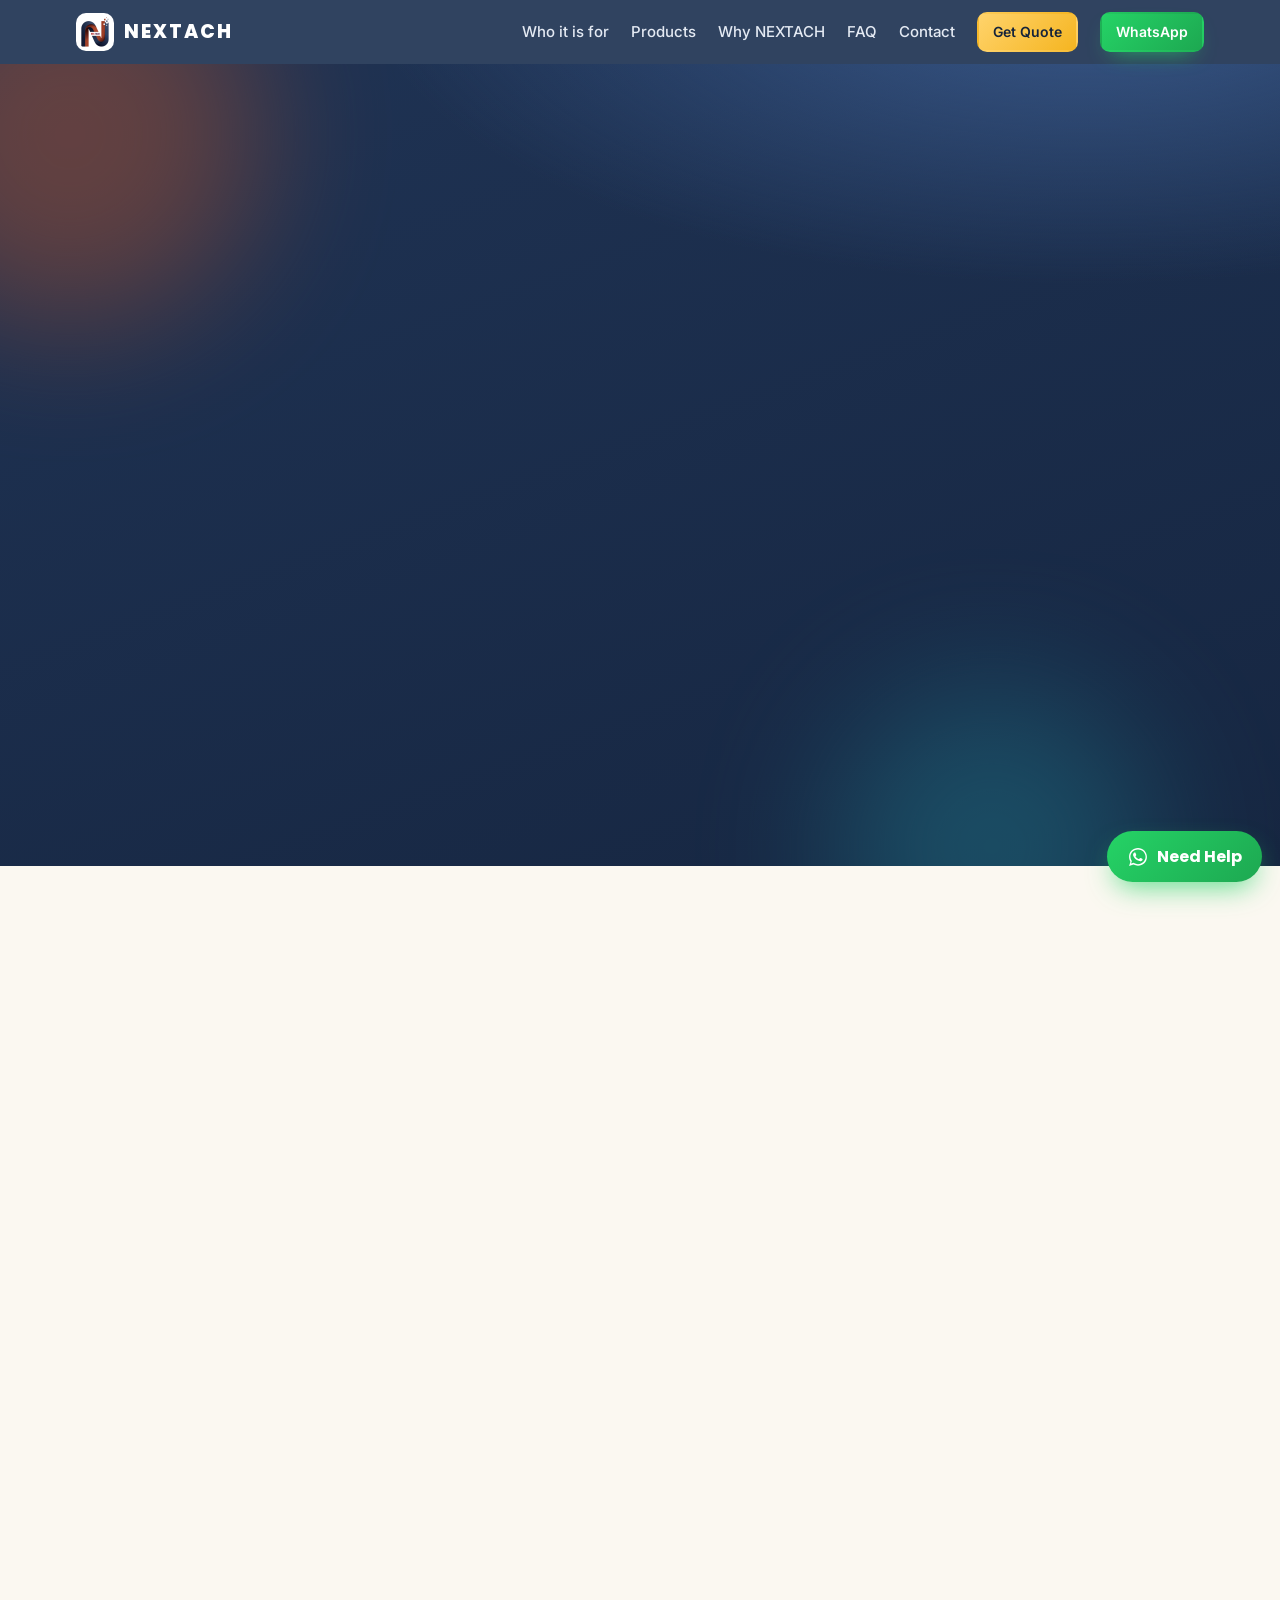
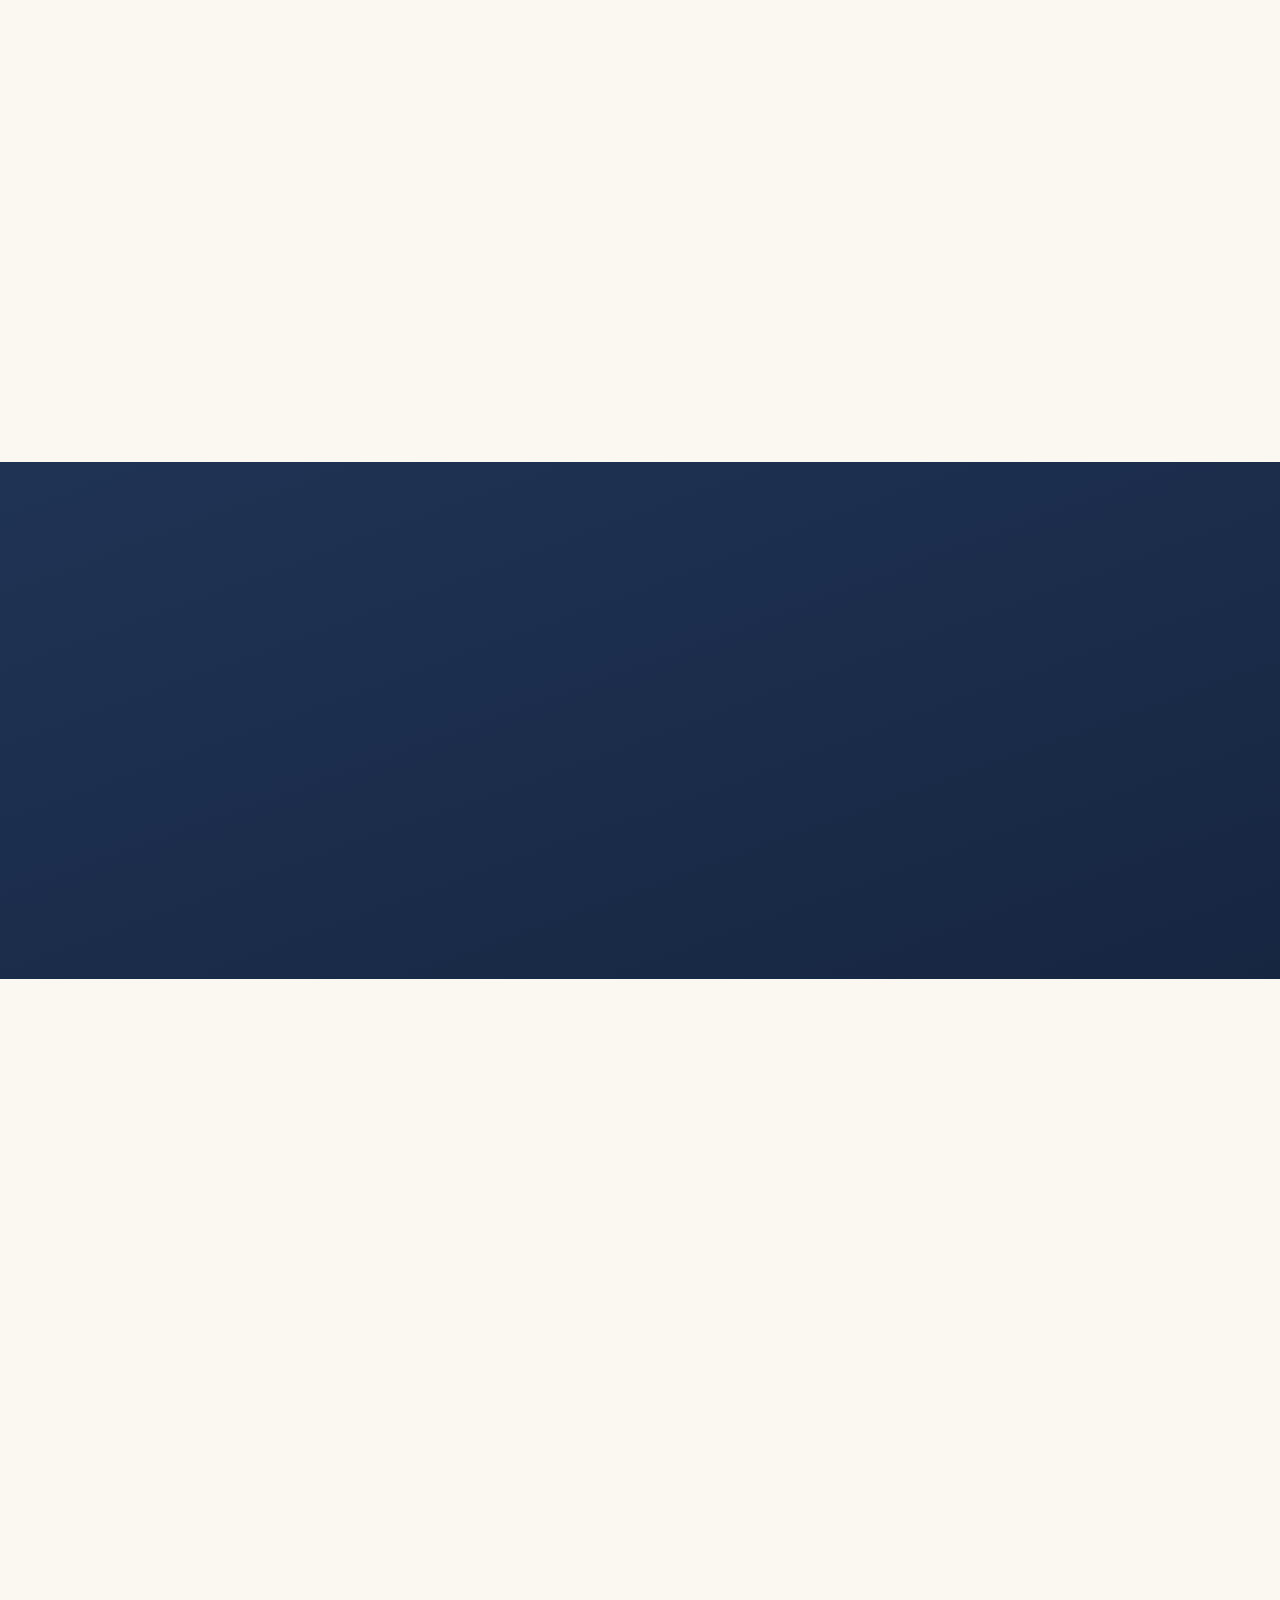
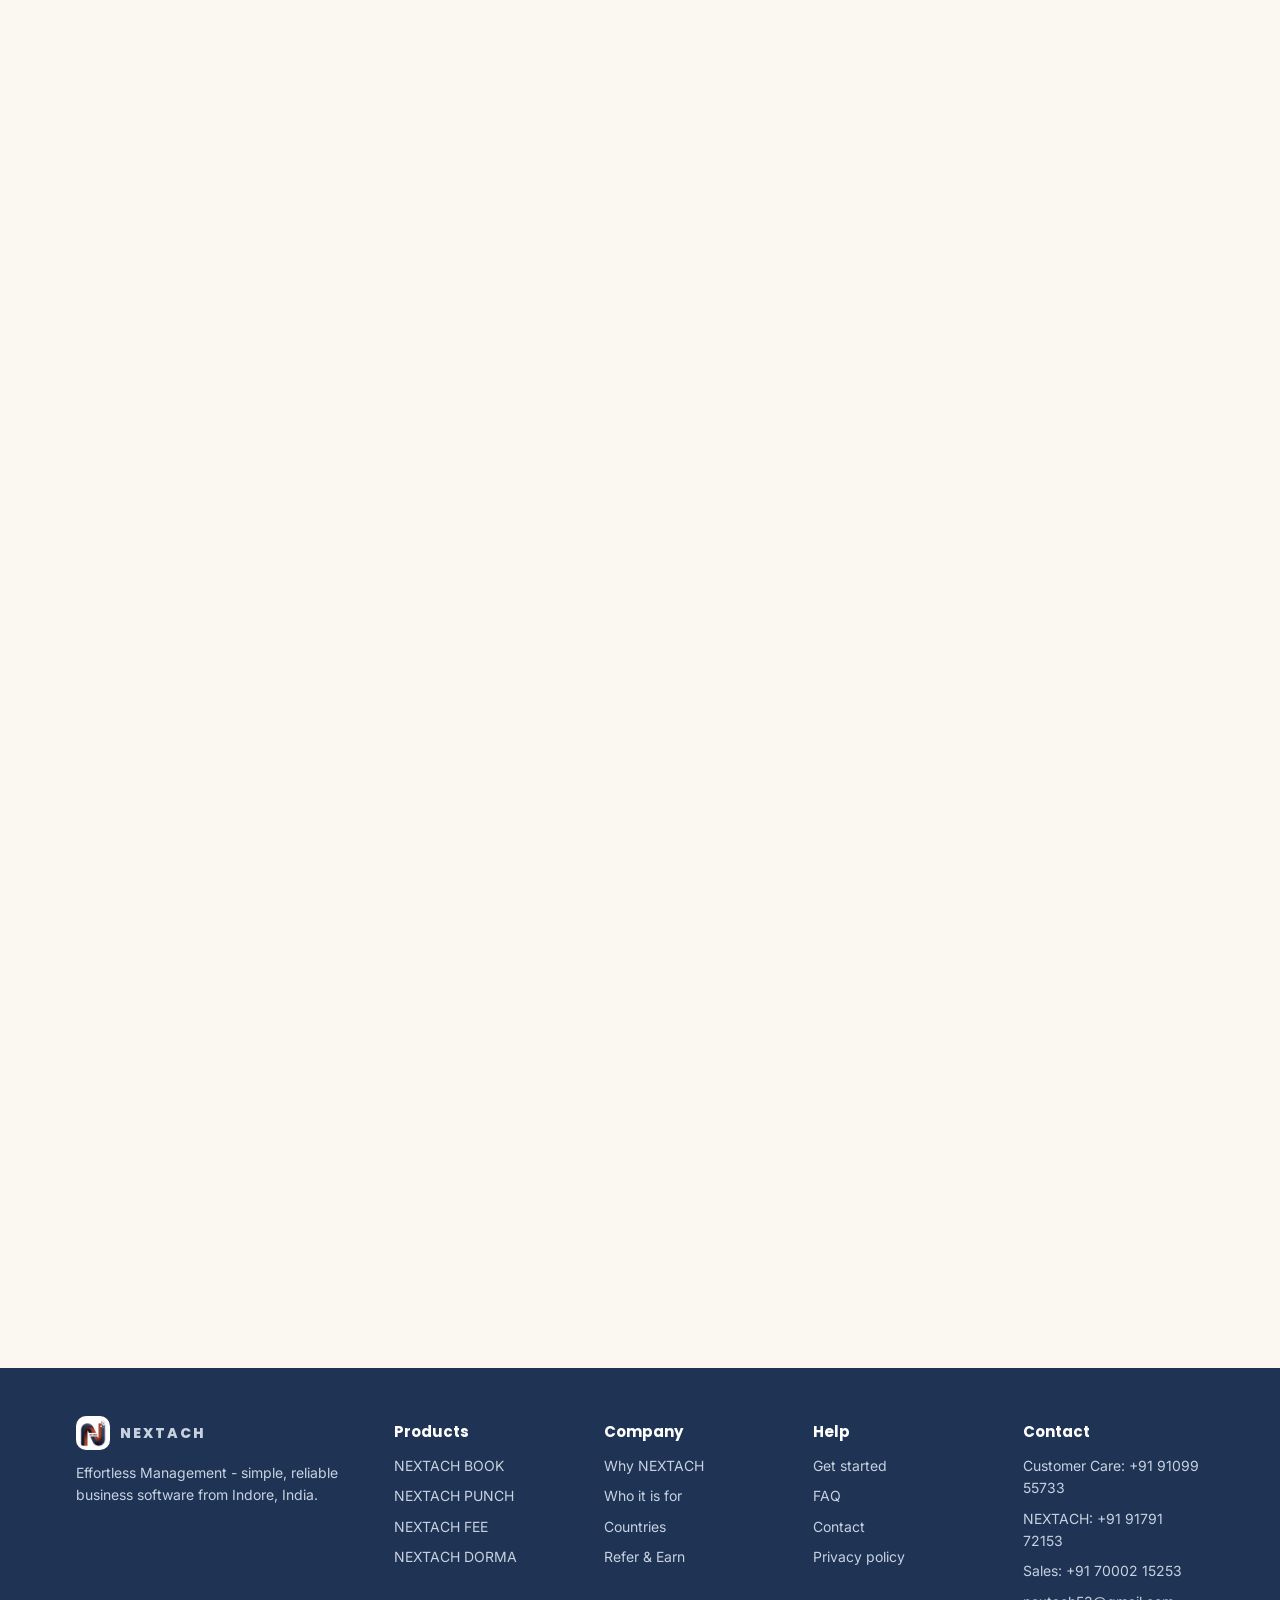
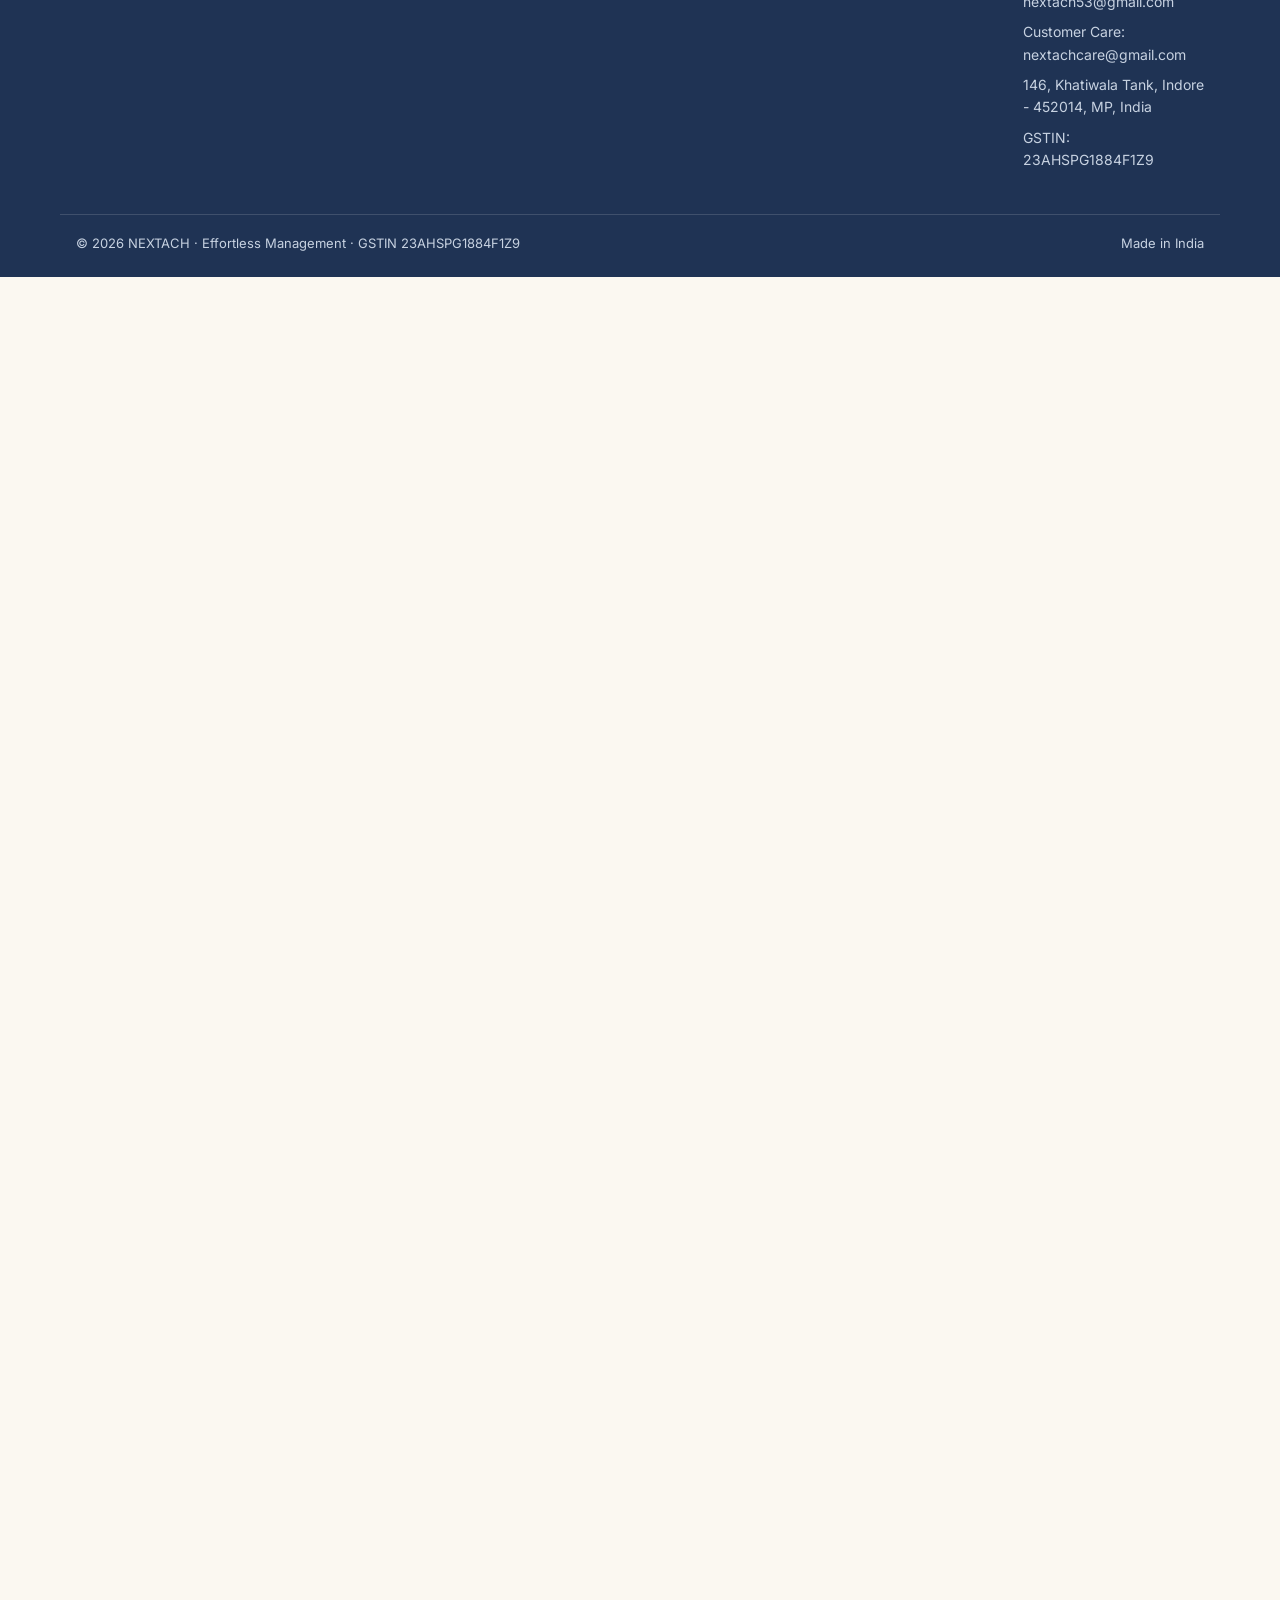
<file: download.html>
<!doctype html>
<html lang="en">
<head>
<meta charset="utf-8">
<title>NEXTACH</title>
<meta name="robots" content="noindex, follow">
<meta http-equiv="refresh" content="0; url=index.html#products">
<link rel="canonical" href="https://nextach.in/#products">
</head>
<body>
<p>See the <a href="index.html#products">NEXTACH home page</a>. For more information and activation, WhatsApp us.</p>
</body>
</html>
</file>
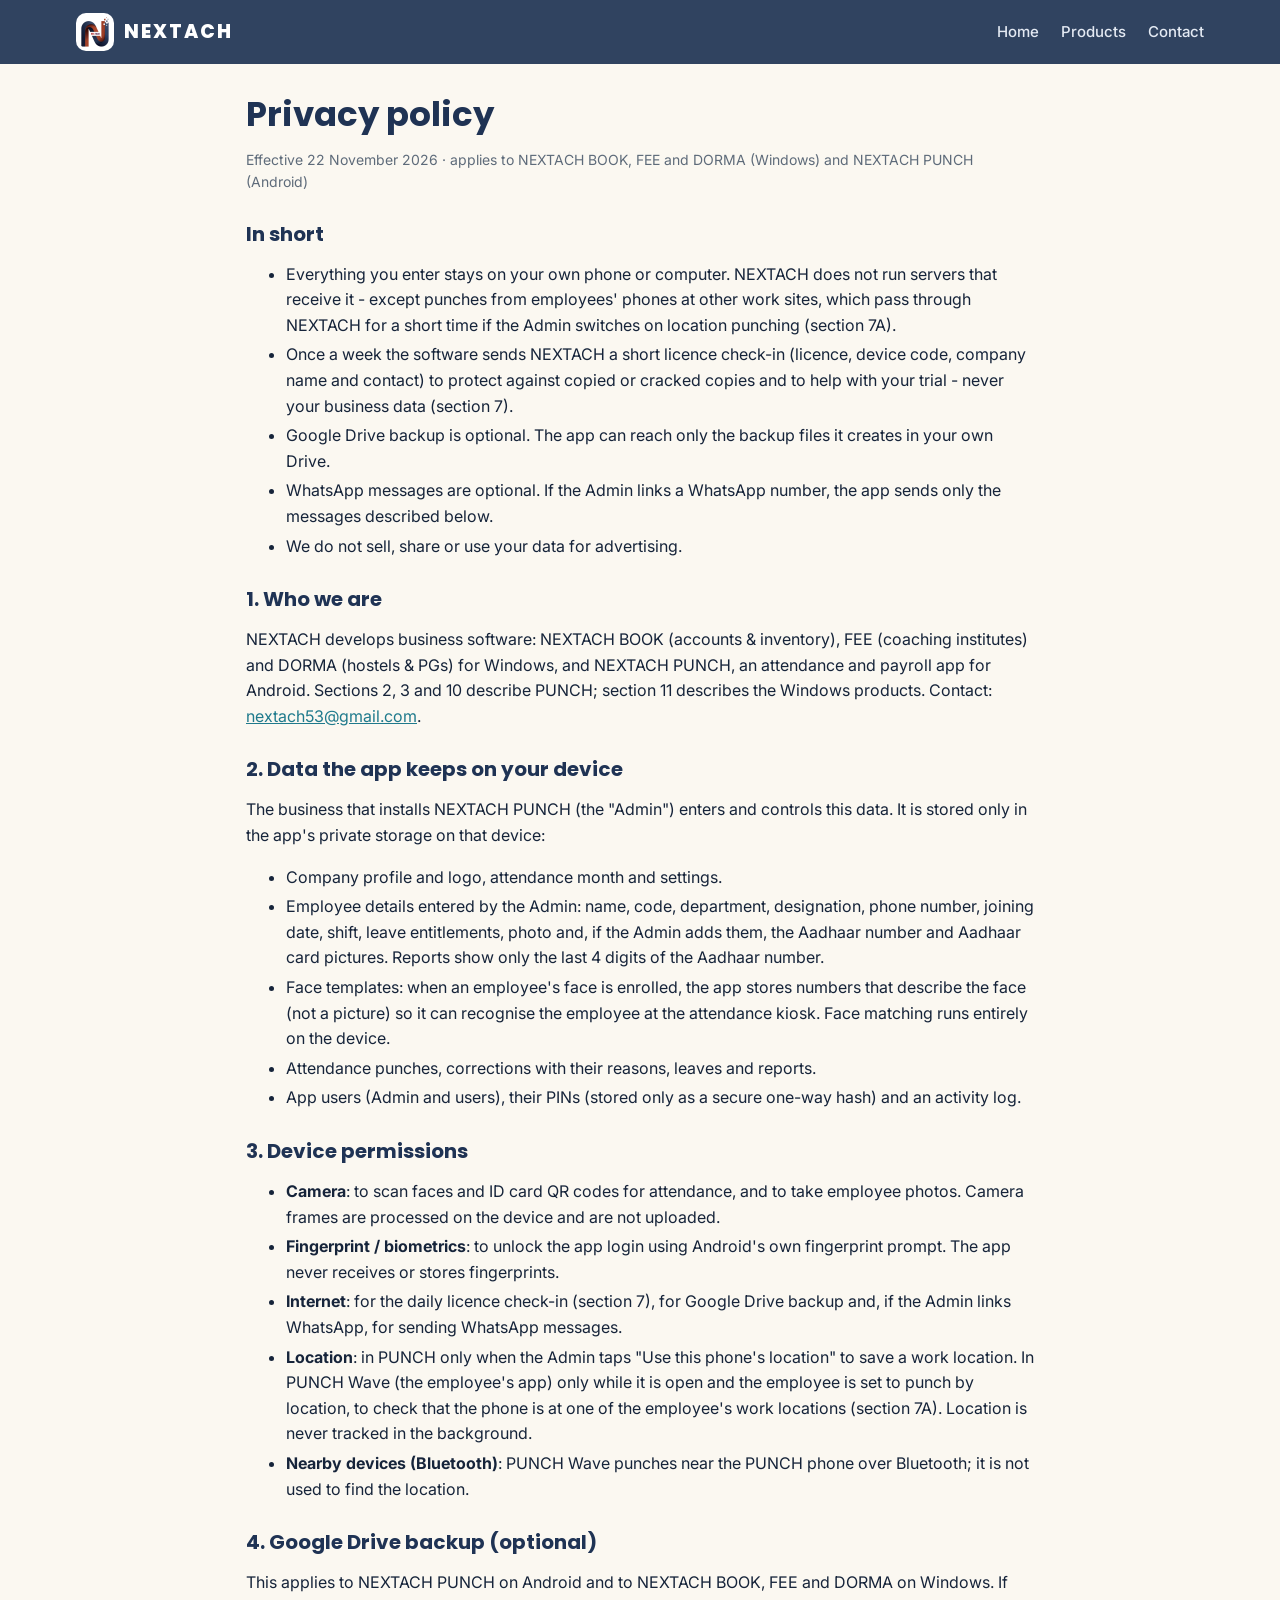
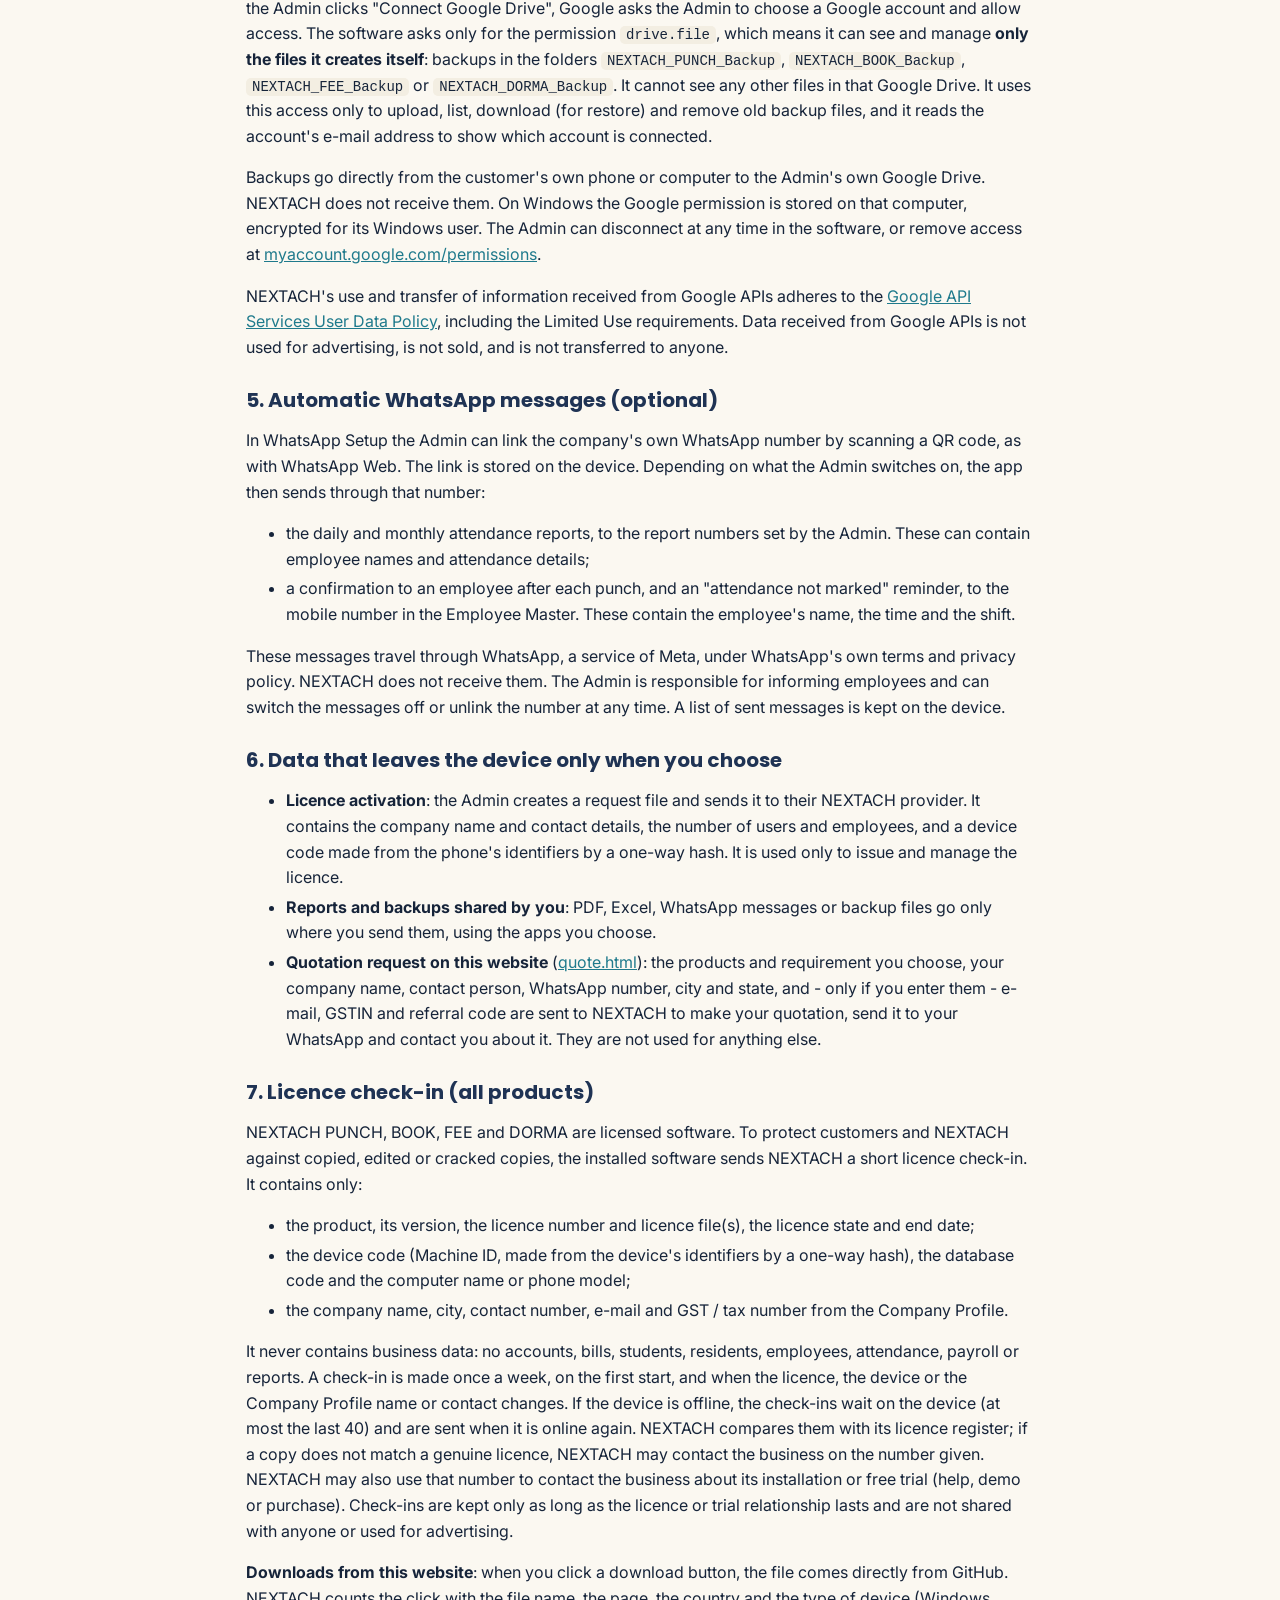
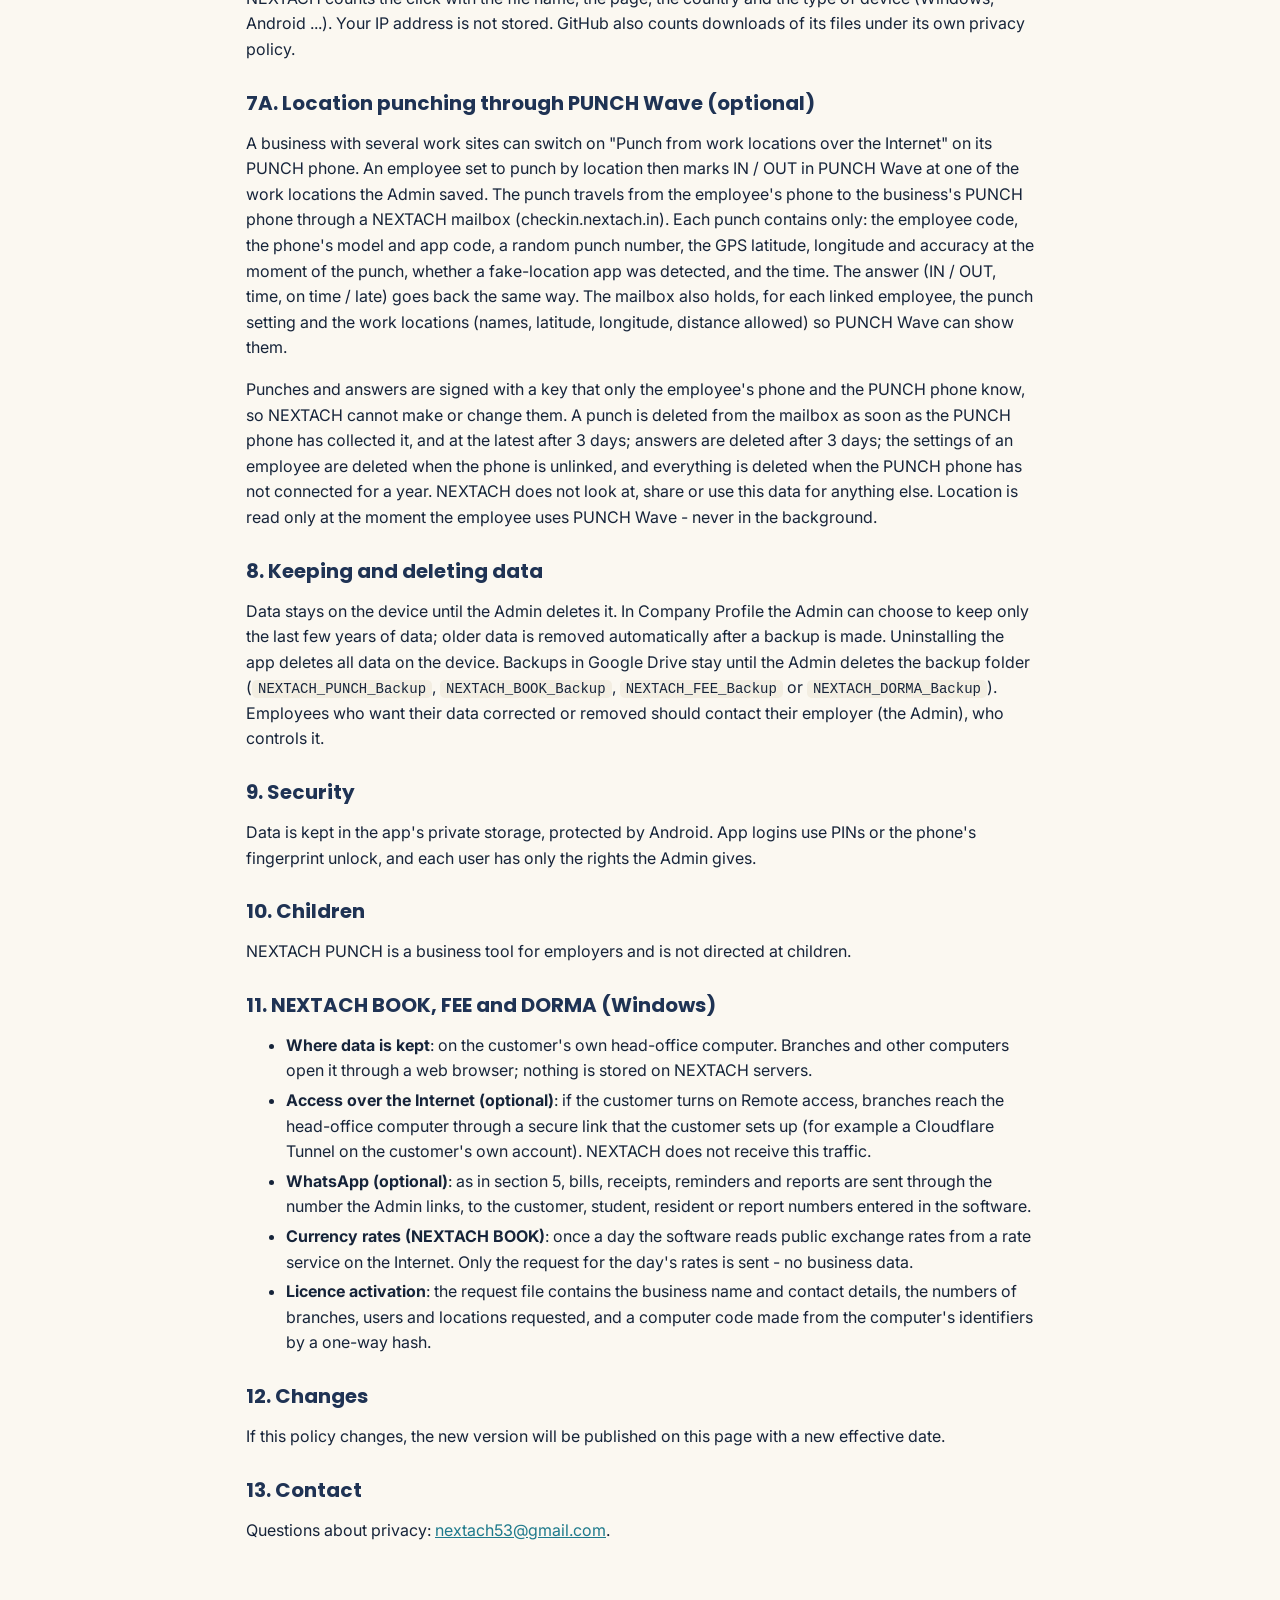
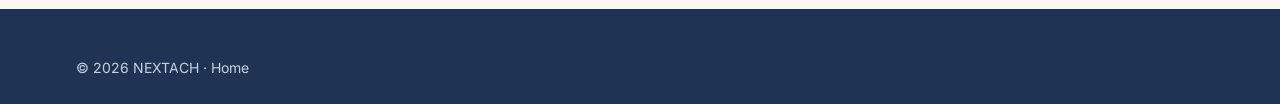
<file: privacy.html>
<!doctype html>
<html lang="en">
<head>
<meta charset="utf-8">
<meta name="viewport" content="width=device-width, initial-scale=1">
<title>Privacy policy - NEXTACH</title>
<meta name="description" content="Privacy policy for NEXTACH BOOK, FEE, DORMA and PUNCH.">
<link rel="canonical" href="https://nextach.in/privacy.html">
<link rel="icon" href="nextach_mark.png">
<link href="https://fonts.googleapis.com/css2?family=Inter:wght@400;500;600&family=Poppins:wght@600;700;800&display=swap" rel="stylesheet">
<link rel="stylesheet" href="style.css?v=26a4aedb">
</head>
<body>
<header class="nav">
  <div class="wrap nav-in">
    <a class="logo" href="index.html"><img src="nextach_mark.png" alt="">NEXTACH</a>
    <nav class="links"><a href="index.html">Home</a><a href="index.html#products">Products</a><a href="#contact">Contact</a></nav>
  </div>
</header>

<main class="wrap doc">
  <h1>Privacy policy</h1>
  <p class="muted">Effective 22 November 2026 · applies to NEXTACH BOOK, FEE and DORMA (Windows) and NEXTACH PUNCH (Android)</p>

  <h2>In short</h2>
  <ul>
    <li>Everything you enter stays on your own phone or computer. NEXTACH does not run servers that receive it - except
      punches from employees' phones at other work sites, which pass through NEXTACH for a short time if the Admin switches
      on location punching (section 7A).</li>
    <li>Once a week the software sends NEXTACH a short licence check-in (licence, device code, company name and contact) to protect against copied or cracked copies and to help with your trial - never your business data (section 7).</li>
    <li>Google Drive backup is optional. The app can reach only the backup files it creates in your own Drive.</li>
    <li>WhatsApp messages are optional. If the Admin links a WhatsApp number, the app sends only the messages described below.</li>
    <li>We do not sell, share or use your data for advertising.</li>
  </ul>

  <h2>1. Who we are</h2>
  <p>NEXTACH develops business software: NEXTACH BOOK (accounts &amp; inventory), FEE (coaching institutes) and DORMA
    (hostels &amp; PGs) for Windows, and NEXTACH PUNCH, an attendance and payroll app for Android. Sections 2, 3 and 10
    describe PUNCH; section 11 describes the Windows products.
    Contact: <a href="mailto:nextach53@gmail.com">nextach53@gmail.com</a>.</p>

  <h2>2. Data the app keeps on your device</h2>
  <p>The business that installs NEXTACH PUNCH (the "Admin") enters and controls this data. It is stored only in the
    app's private storage on that device:</p>
  <ul>
    <li>Company profile and logo, attendance month and settings.</li>
    <li>Employee details entered by the Admin: name, code, department, designation, phone number, joining date,
      shift, leave entitlements, photo and, if the Admin adds them, the Aadhaar number and Aadhaar card pictures. Reports
      show only the last 4 digits of the Aadhaar number.</li>
    <li>Face templates: when an employee's face is enrolled, the app stores numbers that describe the face (not a
      picture) so it can recognise the employee at the attendance kiosk. Face matching runs entirely on the device.</li>
    <li>Attendance punches, corrections with their reasons, leaves and reports.</li>
    <li>App users (Admin and users), their PINs (stored only as a secure one-way hash) and an activity log.</li>
  </ul>

  <h2>3. Device permissions</h2>
  <ul>
    <li><b>Camera</b>: to scan faces and ID card QR codes for attendance, and to take employee photos. Camera frames are
      processed on the device and are not uploaded.</li>
    <li><b>Fingerprint / biometrics</b>: to unlock the app login using Android's own fingerprint prompt. The app never
      receives or stores fingerprints.</li>
    <li><b>Internet</b>: for the daily licence check-in (section 7), for Google Drive backup and, if the Admin links WhatsApp, for sending WhatsApp messages.</li>
    <li><b>Location</b>: in PUNCH only when the Admin taps "Use this phone's location" to save a work location. In PUNCH
      Wave (the employee's app) only while it is open and the employee is set to punch by location, to check that the
      phone is at one of the employee's work locations (section 7A). Location is never tracked in the background.</li>
    <li><b>Nearby devices (Bluetooth)</b>: PUNCH Wave punches near the PUNCH phone over Bluetooth; it is not used to find
      the location.</li>
  </ul>

  <h2>4. Google Drive backup (optional)</h2>
  <p>This applies to NEXTACH PUNCH on Android and to NEXTACH BOOK, FEE and DORMA on Windows. If the Admin clicks
    "Connect Google Drive", Google asks the Admin to choose a Google account and allow access. The software asks only for
    the permission <code>drive.file</code>, which means it can see and manage <b>only the files it creates itself</b>:
    backups in the folders <code>NEXTACH_PUNCH_Backup</code>, <code>NEXTACH_BOOK_Backup</code>,
    <code>NEXTACH_FEE_Backup</code> or <code>NEXTACH_DORMA_Backup</code>. It cannot see any other files in that Google
    Drive. It uses this access only to upload, list, download (for restore) and remove old backup files, and it reads the
    account's e-mail address to show which account is connected.</p>
  <p>Backups go directly from the customer's own phone or computer to the Admin's own Google Drive. NEXTACH does not
    receive them. On Windows the Google permission is stored on that computer, encrypted for its Windows user. The Admin
    can disconnect at any time in the software, or remove access at
    <a href="https://myaccount.google.com/permissions">myaccount.google.com/permissions</a>.</p>
  <p>NEXTACH's use and transfer of information received from Google APIs adheres to the
    <a href="https://developers.google.com/terms/api-services-user-data-policy">Google API Services User Data Policy</a>,
    including the Limited Use requirements. Data received from Google APIs is not used for advertising, is not sold,
    and is not transferred to anyone.</p>

  <h2>5. Automatic WhatsApp messages (optional)</h2>
  <p>In WhatsApp Setup the Admin can link the company's own WhatsApp number by scanning a QR code, as with WhatsApp Web.
    The link is stored on the device. Depending on what the Admin switches on, the app then sends through that number:</p>
  <ul>
    <li>the daily and monthly attendance reports, to the report numbers set by the Admin. These can contain employee
      names and attendance details;</li>
    <li>a confirmation to an employee after each punch, and an "attendance not marked" reminder, to the mobile number
      in the Employee Master. These contain the employee's name, the time and the shift.</li>
  </ul>
  <p>These messages travel through WhatsApp, a service of Meta, under WhatsApp's own terms and privacy policy. NEXTACH
    does not receive them. The Admin is responsible for informing employees and can switch the messages off or unlink
    the number at any time. A list of sent messages is kept on the device.</p>

  <h2>6. Data that leaves the device only when you choose</h2>
  <ul>
    <li><b>Licence activation</b>: the Admin creates a request file and sends it to their NEXTACH provider. It contains
      the company name and contact details, the number of users and employees, and a device code made from the
      phone's identifiers by a one-way hash. It is used only to issue and manage the licence.</li>
    <li><b>Reports and backups shared by you</b>: PDF, Excel, WhatsApp messages or backup files go only where you send
      them, using the apps you choose.</li>
    <li><b>Quotation request on this website</b> (<a href="quote.html">quote.html</a>): the products and requirement you
      choose, your company name, contact person, WhatsApp number, city and state, and - only if you enter them - e-mail,
      GSTIN and referral code are sent to NEXTACH to make your quotation, send it to your WhatsApp and contact you about
      it. They are not used for anything else.</li>
  </ul>

  <h2>7. Licence check-in (all products)</h2>
  <p>NEXTACH PUNCH, BOOK, FEE and DORMA are licensed software. To protect customers and NEXTACH against copied, edited or
    cracked copies, the installed software sends NEXTACH a short licence check-in. It contains only:</p>
  <ul>
    <li>the product, its version, the licence number and licence file(s), the licence state and end date;</li>
    <li>the device code (Machine ID, made from the device's identifiers by a one-way hash), the database code and the
      computer name or phone model;</li>
    <li>the company name, city, contact number, e-mail and GST / tax number from the Company Profile.</li>
  </ul>
  <p>It never contains business data: no accounts, bills, students, residents, employees, attendance, payroll or
    reports. A check-in is made once a week, on the first start, and when the licence, the device or the Company Profile
    name or contact changes. If the device is offline, the check-ins wait on the device (at most the last 40) and are
    sent when it is online again. NEXTACH compares them with its licence register; if a copy does not match a genuine
    licence, NEXTACH may contact the business on the number given. NEXTACH may also use that number to contact the
    business about its installation or free trial (help, demo or purchase). Check-ins are kept only as long as the licence
    or trial relationship lasts and are not shared with anyone or used for advertising.</p>
  <p><b>Downloads from this website</b>: when you click a download button, the file comes directly from GitHub. NEXTACH
    counts the click with the file name, the page, the country and the type of device (Windows, Android ...). Your IP
    address is not stored. GitHub also counts downloads of its files under its own privacy policy.</p>

  <h2>7A. Location punching through PUNCH Wave (optional)</h2>
  <p>A business with several work sites can switch on "Punch from work locations over the Internet" on its PUNCH phone.
    An employee set to punch by location then marks IN / OUT in PUNCH Wave at one of the work locations the Admin saved.
    The punch travels from the employee's phone to the business's PUNCH phone through a NEXTACH mailbox
    (checkin.nextach.in). Each punch contains only: the employee code, the phone's model and app code, a random punch number,
    the GPS latitude, longitude and accuracy at the moment of the punch, whether a fake-location app was detected, and the
    time. The answer (IN / OUT, time, on time / late) goes back the same way. The mailbox also holds, for each linked
    employee, the punch setting and the work locations (names, latitude, longitude, distance allowed) so PUNCH Wave can show
    them.</p>
  <p>Punches and answers are signed with a key that only the employee's phone and the PUNCH phone know, so NEXTACH cannot
    make or change them. A punch is deleted from the mailbox as soon as the PUNCH phone has collected it, and at the latest
    after 3 days; answers are deleted after 3 days; the settings of an employee are deleted when the phone is unlinked, and
    everything is deleted when the PUNCH phone has not connected for a year. NEXTACH does not look at, share or use this data for anything else.
    Location is read only at the moment the employee uses PUNCH Wave - never in the background.</p>

  <h2>8. Keeping and deleting data</h2>
  <p>Data stays on the device until the Admin deletes it. In Company Profile the Admin can choose to keep only the
    last few years of data; older data is removed automatically after a backup is made. Uninstalling the app deletes
    all data on the device. Backups in Google Drive stay until the Admin deletes the backup folder
    (<code>NEXTACH_PUNCH_Backup</code>, <code>NEXTACH_BOOK_Backup</code>, <code>NEXTACH_FEE_Backup</code> or
    <code>NEXTACH_DORMA_Backup</code>). Employees who want their data corrected or removed should contact
    their employer (the Admin), who controls it.</p>

  <h2>9. Security</h2>
  <p>Data is kept in the app's private storage, protected by Android. App logins use PINs or the phone's fingerprint
    unlock, and each user has only the rights the Admin gives.</p>

  <h2>10. Children</h2>
  <p>NEXTACH PUNCH is a business tool for employers and is not directed at children.</p>

  <h2>11. NEXTACH BOOK, FEE and DORMA (Windows)</h2>
  <ul>
    <li><b>Where data is kept</b>: on the customer's own head-office computer. Branches and other computers open it through
      a web browser; nothing is stored on NEXTACH servers.</li>
    <li><b>Access over the Internet (optional)</b>: if the customer turns on Remote access, branches reach the head-office
      computer through a secure link that the customer sets up (for example a Cloudflare Tunnel on the customer's own
      account). NEXTACH does not receive this traffic.</li>
    <li><b>WhatsApp (optional)</b>: as in section 5, bills, receipts, reminders and reports are sent through the number the
      Admin links, to the customer, student, resident or report numbers entered in the software.</li>
    <li><b>Currency rates (NEXTACH BOOK)</b>: once a day the software reads public exchange rates from a rate service on the
      Internet. Only the request for the day's rates is sent - no business data.</li>
    <li><b>Licence activation</b>: the request file contains the business name and contact details, the numbers of branches,
      users and locations requested, and a computer code made from the computer's identifiers by a one-way hash.</li>
  </ul>

  <h2>12. Changes</h2>
  <p>If this policy changes, the new version will be published on this page with a new effective date.</p>

  <h2 id="contact">13. Contact</h2>
  <p>Questions about privacy: <a href="mailto:nextach53@gmail.com">nextach53@gmail.com</a>.</p>
</main>

<footer class="foot">
  <div class="wrap">© 2026 NEXTACH · <a href="index.html">Home</a></div>
</footer>
</body>
</html>
</file>
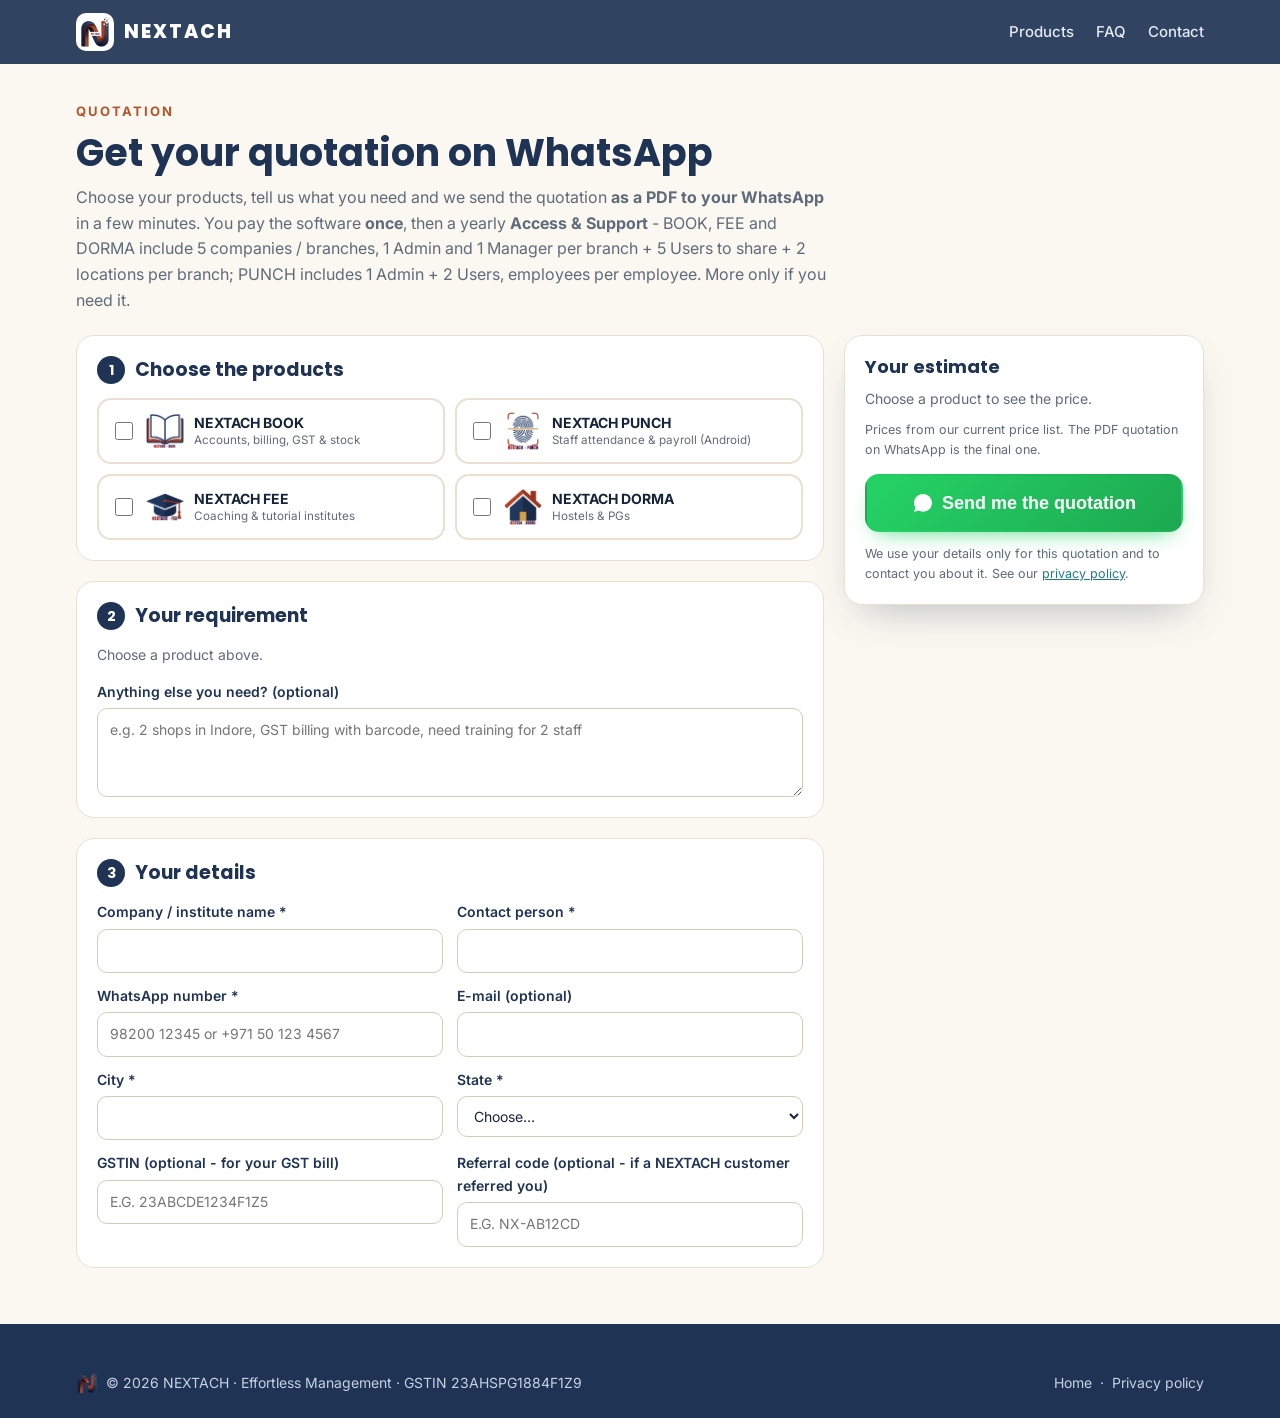
<file: quote.html>
<!doctype html>
<html lang="en">
<head>
<meta charset="utf-8">
<meta name="viewport" content="width=device-width, initial-scale=1">
<title>Get your quotation | NEXTACH</title>
<meta name="description" content="Choose NEXTACH BOOK, PUNCH, FEE or DORMA, tell us what you need and get your quotation as a PDF on WhatsApp in a few minutes. One-time software price + yearly Access &amp; Support (5 branches and 11 users included); more users, branches and employees only as you need.">
<meta name="robots" content="index, follow">
<link rel="canonical" href="https://nextach.in/quote.html">
<meta name="theme-color" content="#1F3354">
<link rel="icon" href="nextach_mark.png">
<link rel="preconnect" href="https://fonts.googleapis.com">
<link rel="preconnect" href="https://fonts.gstatic.com" crossorigin>
<link href="https://fonts.googleapis.com/css2?family=Inter:wght@400;500;600&family=Poppins:wght@600;700;800&display=swap" rel="stylesheet">
<link rel="stylesheet" href="style.css?v=26a4aedb">
</head>
<body class="quote-page">
<header class="nav" id="top">
  <div class="wrap nav-in">
    <a class="logo" href="index.html"><img src="nextach_mark.png" alt="">NEXTACH</a>
    <nav class="links">
      <a href="index.html#products">Products</a>
      <a href="index.html#faq">FAQ</a>
      <a href="index.html#contact">Contact</a>
    </nav>
  </div>
</header>

<main class="wrap q-main">
  <div class="q-head">
    <span class="eyebrow">Quotation</span>
    <h1>Get your quotation on WhatsApp</h1>
    <p>Choose your products, tell us what you need and we send the quotation <b>as a PDF to your WhatsApp</b> in a few minutes.
      You pay the software <b>once</b>, then a yearly <b>Access &amp; Support</b> - BOOK, FEE and DORMA include 5 companies / branches, 1 Admin and 1 Manager per branch + 5 Users to share + 2 locations per branch; PUNCH includes 1 Admin + 2 Users, employees per employee. More only if you need it.</p>
  </div>

  <form id="q-form" class="q-form" novalidate>
    <section class="q-card">
      <h2><span class="q-num">1</span> Choose the products</h2>
      <div class="q-prods" id="q-prods"><!-- filled by quote.js --></div>
      <p class="q-hint" id="q-pair" hidden><b>BOOK + PUNCH:</b> Buy BOOK, Get PUNCH Software <b>FREE</b>. Each keeps its own yearly Access &amp; Support; PUNCH employees are charged per employee.</p>
    </section>

    <section class="q-card">
      <h2><span class="q-num">2</span> Your requirement</h2>
      <div id="q-reqs"><p class="q-hint">Choose a product above.</p></div>
      <label class="q-full">Anything else you need? (optional)
        <textarea name="notes" rows="3" maxlength="600" placeholder="e.g. 2 shops in Indore, GST billing with barcode, need training for 2 staff"></textarea></label>
    </section>

    <section class="q-card">
      <h2><span class="q-num">3</span> Your details</h2>
      <div class="q-grid">
        <label>Company / institute name *<input name="name" required maxlength="120" autocomplete="organization"></label>
        <label>Contact person *<input name="person" required maxlength="120" autocomplete="name"></label>
        <label>WhatsApp number *<input name="mobile" required maxlength="20" inputmode="tel" autocomplete="tel" placeholder="98200 12345 or +971 50 123 4567"></label>
        <label>E-mail (optional)<input name="email" type="email" maxlength="120" autocomplete="email"></label>
        <label>City *<input name="city" required maxlength="60" autocomplete="address-level2"></label>
        <label>State *<select name="state" required id="q-state"><option value="">Choose…</option></select></label>
        <label>GSTIN (optional - for your GST bill)<input name="gstin" maxlength="15" placeholder="e.g. 23ABCDE1234F1Z5" style="text-transform:uppercase"></label>
        <label>Referral code (optional - if a NEXTACH customer referred you)<input name="ref_code" maxlength="20" placeholder="e.g. NX-AB12CD" style="text-transform:uppercase" autocomplete="off"></label>
        <input class="q-hp" name="website" tabindex="-1" autocomplete="off" aria-hidden="true">
      </div>
    </section>

    <aside class="q-sum" id="q-sum" aria-live="polite">
      <h3>Your estimate</h3>
      <div id="q-lines"><p class="q-hint">Choose a product to see the price.</p></div>
      <p class="q-small">Prices from our current price list. The PDF quotation on WhatsApp is the final one.</p>
      <button class="btn btn-wa btn-lg q-send" type="submit" id="q-send"><svg class="wa-ico" viewBox="0 0 32 32" aria-hidden="true"><path fill="#fff" d="M16 3C8.8 3 3 8.7 3 15.8c0 2.5.7 4.9 2 7L3 29l6.4-2c2 1.1 4.3 1.7 6.6 1.7 7.2 0 13-5.7 13-12.8S23.2 3 16 3z"/></svg>Send me the quotation</button>
      <div class="q-msg" id="q-msg" role="status"></div>
      <p class="q-small">We use your details only for this quotation and to contact you about it. See our <a href="privacy.html">privacy policy</a>.</p>
    </aside>
  </form>
</main>

<footer class="foot">
  <div class="wrap foot-in"><span><img src="nextach_mark.png" alt="">© 2026 NEXTACH · Effortless Management · GSTIN 23AHSPG1884F1Z9</span>
    <span><a href="index.html">Home</a> · <a href="privacy.html">Privacy policy</a></span></div>
</footer>
<script src="quote.js?v=6e8c81f9"></script>
</body>
</html>
</file>
<file: style.css>
/* NEXTACH website - one page. Colours from the NEXTACH logo (navy + copper) and the apps (teal + gold). */
:root {
  --navy: #1F3354; --navy2: #2B4672; --ink: #16243A;
  --copper: #B5532C; --copper2: #D9763F;
  --teal: #1F7A8C; --gold: #F5B521; --gold2: #FFD36B;
  --bg: #FBF8F1; --bg2: #F3EEE2; --card: #FFFFFF; --line: #E9E1CF; --muted: #5E6B7A;
  --wa: #25D366; --wa2: #1DA851;
  --r: 18px; --shadow: 0 18px 40px -18px rgba(31, 51, 84, .35);
}
* { box-sizing: border-box; }
html { scroll-behavior: smooth; scroll-padding-top: 72px; }
body { margin: 0; font-family: Inter, "Segoe UI", Roboto, Arial, sans-serif; color: var(--ink); background: var(--bg); line-height: 1.6; -webkit-font-smoothing: antialiased; }
h1, h2, h3, h4 { font-family: Poppins, "Segoe UI", Arial, sans-serif; line-height: 1.2; margin: 0; color: var(--navy); }
a { color: var(--teal); }
img { max-width: 100%; display: block; }
.wrap { max-width: 1160px; margin: 0 auto; padding: 0 16px; }

/* ---------- buttons ---------- */
.btn { display: inline-flex; align-items: center; justify-content: center; gap: 8px; padding: 12px 20px; border-radius: 12px;
  font-weight: 600; font-size: 15px; text-decoration: none; cursor: pointer; border: 2px solid transparent;
  transition: transform .15s ease, box-shadow .15s ease, background .15s ease; white-space: nowrap; }
.btn:hover { transform: translateY(-2px); }
.btn-sm { padding: 7px 14px; font-size: 14px; border-radius: 10px; }
.btn-lg { padding: 16px 28px; font-size: 18px; border-radius: 14px; }
.btn-gold { background: linear-gradient(135deg, var(--gold2), var(--gold)); color: var(--ink); box-shadow: 0 10px 24px -10px rgba(245, 181, 33, .8); }
.btn-ghost { color: #fff; border-color: rgba(255,255,255,.45); }
.btn-ghost:hover { background: rgba(255,255,255,.1); }
.btn-main { background: linear-gradient(135deg, var(--navy2), var(--navy)); color: #fff; box-shadow: 0 10px 22px -12px rgba(31, 51, 84, .9); }
.btn-line { color: var(--navy); border-color: var(--navy); background: #fff; }
.btn-line:hover { background: var(--navy); color: #fff; }
.btn-wa { background: linear-gradient(135deg, var(--wa), var(--wa2)); color: #fff; box-shadow: 0 10px 22px -12px rgba(37, 211, 102, .9); }

/* ---------- header ---------- */
.nav { position: sticky; top: 0; z-index: 50; background: rgba(31, 51, 84, .92); backdrop-filter: blur(10px); }
.nav-in { display: flex; align-items: center; justify-content: space-between; height: 64px; }
.logo { display: flex; align-items: center; gap: 10px; color: #fff; font-family: Poppins, sans-serif; font-weight: 800; letter-spacing: 2px; text-decoration: none; font-size: 19px; }
.logo img { width: 38px; height: 38px; background: #fff; border-radius: 10px; padding: 3px; }
.links { display: flex; align-items: center; gap: 22px; }
.links a:not(.btn) { color: #E4EAF3; text-decoration: none; font-weight: 500; font-size: 15px; }
.links a:not(.btn):hover { color: var(--gold2); }

/* ---------- hero ---------- */
.hero { position: relative; overflow: hidden; color: #fff; padding: 64px 0 34px;
  background: radial-gradient(1200px 500px at 85% -10%, #3A5A8C 0%, transparent 60%), linear-gradient(160deg, var(--navy) 0%, #162641 100%); }
.blob { position: absolute; border-radius: 50%; filter: blur(70px); opacity: .45; }
.b1 { width: 380px; height: 380px; background: var(--copper); top: -120px; left: -120px; }
.b2 { width: 320px; height: 320px; background: var(--teal); bottom: -140px; right: 10%; }
.hero-in { position: relative; display: grid; grid-template-columns: 1.05fr 1fr; gap: 40px; align-items: center; }
.pill { display: inline-block; background: rgba(245, 181, 33, .16); color: var(--gold2); border: 1px solid rgba(245, 181, 33, .4);
  padding: 5px 14px; border-radius: 30px; font-size: 13px; font-weight: 600; letter-spacing: .5px; }
.hero h1 { color: #fff; font-size: clamp(30px, 4.6vw, 50px); margin: 16px 0 14px; font-weight: 800; }
.hl { background: linear-gradient(90deg, var(--gold2), var(--copper2)); -webkit-background-clip: text; background-clip: text; color: transparent; }
.hero p { color: #D5DEEA; font-size: 18px; max-width: 560px; margin: 0; }
.hero-cta { display: flex; flex-wrap: wrap; gap: 12px; margin: 26px 0 26px; }
.facts { list-style: none; padding: 0; margin: 0; display: flex; flex-wrap: wrap; gap: 10px 26px; color: #C7D2E1; font-size: 14px; }
.facts b { color: #fff; font-family: Poppins, sans-serif; font-size: 18px; margin-right: 4px; }
.hero-art { position: relative; height: 380px; }
.frame { position: absolute; border-radius: 14px; overflow: hidden; border: 6px solid rgba(255,255,255,.95); box-shadow: 0 30px 60px -20px rgba(0,0,0,.55); }
.f-back { width: 78%; right: 0; top: 0; transform: rotate(3deg); opacity: .9; }
.f-front { width: 82%; left: 0; bottom: 0; transform: rotate(-2deg); }
.chips { position: relative; display: flex; flex-wrap: wrap; justify-content: center; gap: 10px; margin-top: 40px; }
.chips a { display: flex; align-items: center; gap: 8px; background: rgba(255,255,255,.1); border: 1px solid rgba(255,255,255,.2);
  color: #fff; text-decoration: none; font-weight: 600; padding: 6px 16px 6px 6px; border-radius: 40px; font-size: 14px; transition: background .15s; }
.chips a:hover { background: rgba(255,255,255,.2); }
.chips img { width: 30px; height: 30px; border-radius: 50%; background: #fff; object-fit: contain; padding: 2px; }

/* ---------- section heads ---------- */
.head { text-align: center; max-width: 680px; margin: 0 auto; }
.eyebrow { display: inline-block; color: var(--copper); font-weight: 700; text-transform: uppercase; letter-spacing: 2px; font-size: 13px; }
.head h2 { font-size: clamp(26px, 3.4vw, 36px); margin: 6px 0 10px; }
.head p { color: var(--muted); margin: 0; }
.accent { background: linear-gradient(90deg, var(--copper), var(--copper2)); -webkit-background-clip: text; background-clip: text; color: transparent; }
main#products { padding-top: 70px; }

/* ---------- product sections ---------- */
.product { padding: 56px 0; }
.product.alt { background: var(--bg2); }
.p-in { display: grid; grid-template-columns: 1fr 1.1fr; gap: 48px; align-items: center; }
.product.alt .p-text { order: 2; }
.p-title { display: flex; align-items: center; gap: 14px; }
.p-title img { width: 64px; height: 64px; object-fit: contain; background: #fff; border-radius: 16px; padding: 4px; box-shadow: var(--shadow); }
.p-title h3 { font-size: 28px; font-weight: 800; }
.plat { color: var(--copper); font-weight: 600; font-size: 14px; }
.new { font-style: normal; background: var(--gold); color: var(--ink); font-size: 12px; padding: 2px 9px; border-radius: 20px; vertical-align: middle; margin-left: 6px; font-family: Inter, sans-serif; }
.tagline { font-family: Poppins, sans-serif; font-weight: 600; color: var(--teal); font-size: 18px; margin: 16px 0 6px; }
.p-text > p { color: #3D4A5C; }
.ticks { list-style: none; padding: 0; margin: 16px 0; display: grid; grid-template-columns: 1fr 1fr; gap: 8px 18px; }
.ticks li { position: relative; padding-left: 28px; font-size: 15px; }
.ticks li::before { content: "✓"; position: absolute; left: 0; top: 1px; width: 20px; height: 20px; border-radius: 50%;
  background: rgba(31, 122, 140, .14); color: var(--teal); font-size: 12px; font-weight: 800; display: grid; place-items: center; }
.meta { color: var(--muted) !important; font-size: 13px; margin: 0 0 16px; }
/* 20-11-2026: "Updated dd-mm-yyyy, h:mm AM" next to each download (written by Super Admin -> Publish) */
.upd { color: var(--teal); font-weight: 600; white-space: nowrap; }
.upd::before { content: "🕒 "; font-weight: 400; }
.actions { display: flex; flex-wrap: nowrap; gap: 10px; }
.actions .btn { padding: 11px 16px; font-size: 14.5px; }
/* 20-11-2026 PUNCH Wave: employees' phone app, a small download line under the PUNCH buttons */
.wave-dl { margin: 14px 0 0; padding: 12px 14px; border: 1px dashed var(--line); border-radius: 12px; background: var(--card); font-size: 13.5px; color: var(--muted); }
.wave-dl b { color: var(--teal); }
.wave-dl a.dl { font-weight: 700; white-space: nowrap; }
.browser { position: relative; background: #fff; border-radius: 14px; padding: 30px 8px 8px; box-shadow: var(--shadow); border: 1px solid var(--line); }
.browser i { position: absolute; top: 11px; width: 10px; height: 10px; border-radius: 50%; background: #F26B5B; }
.browser i:nth-child(1) { left: 14px; } .browser i:nth-child(2) { left: 30px; background: #F5B521; } .browser i:nth-child(3) { left: 46px; background: #3CC66A; }
.browser img { border-radius: 8px; }

/* PUNCH phone mock-up */
.phone { width: 270px; margin: 0 auto; background: #121A28; border-radius: 40px; padding: 12px; box-shadow: var(--shadow), inset 0 0 0 2px #2C3A52; }
.screen { background: #F7F4EC; border-radius: 30px; overflow: hidden; padding-bottom: 14px; }
.ph-top { display: flex; justify-content: space-between; background: var(--navy); color: #fff; padding: 16px 18px 12px; font-weight: 600; font-size: 14px; }
.ph-cam { position: relative; height: 210px; margin: 12px; border-radius: 18px; background: linear-gradient(160deg, #3B4E6B, #1C2A40); overflow: hidden; }
.ph-face { position: absolute; left: 50%; top: 50%; width: 110px; height: 140px; transform: translate(-50%, -50%); border: 3px solid var(--wa); border-radius: 50% / 45%; }
.ph-scan { position: absolute; left: 12%; right: 12%; height: 3px; background: var(--wa); box-shadow: 0 0 12px var(--wa); animation: scan 2.4s ease-in-out infinite; }
@keyframes scan { 0%, 100% { top: 22%; } 50% { top: 76%; } }
.ph-ok { margin: 0 12px 10px; background: var(--wa2); color: #fff; border-radius: 14px; padding: 10px 14px; }
.ph-ok b { display: block; font-size: 16px; } .ph-ok span { font-size: 12px; opacity: .9; }
.ph-row { display: flex; justify-content: space-between; margin: 6px 14px 0; background: #fff; border-radius: 10px; padding: 7px 12px; font-size: 13px; border: 1px solid var(--line); }
.ph-row b { color: var(--navy); }

/* ---------- steps ---------- */
.steps-band { padding: 72px 0; background: linear-gradient(160deg, var(--navy) 0%, #162641 100%); }
.steps-band .head h2 { color: #fff; } .steps-band .eyebrow { color: var(--gold2); }
.steps { display: grid; grid-template-columns: repeat(3, 1fr); gap: 20px; margin-top: 34px; }
.step { background: rgba(255,255,255,.06); border: 1px solid rgba(255,255,255,.14); border-radius: var(--r); padding: 26px; color: #D5DEEA; }
.step h4 { color: #fff; font-size: 19px; margin: 14px 0 8px; }
.step p { margin: 0; font-size: 15px; } .step b { color: #fff; }
.num { display: grid; place-items: center; width: 46px; height: 46px; border-radius: 14px; background: linear-gradient(135deg, var(--gold2), var(--copper2));
  color: var(--ink); font-family: Poppins, sans-serif; font-weight: 800; font-size: 20px; }

/* ---------- why ---------- */
.why { padding: 72px 0; }
.why-grid { display: grid; grid-template-columns: repeat(4, 1fr); gap: 18px; margin-top: 34px; }
.why-card { background: var(--card); border: 1px solid var(--line); border-radius: var(--r); padding: 24px; transition: transform .2s, box-shadow .2s; }
.why-card:hover { transform: translateY(-4px); box-shadow: var(--shadow); }
.ic { font-size: 30px; }
.why-card h4 { font-size: 17px; margin: 10px 0 6px; }
.why-card p { margin: 0; color: var(--muted); font-size: 15px; }

/* ---------- contact ---------- */
.contact { padding: 0 0 72px; }
.contact-in { display: flex; align-items: center; justify-content: space-between; gap: 24px; flex-wrap: wrap; color: #fff; border-radius: 26px; padding: 40px;
  background: radial-gradient(500px 240px at 90% 10%, rgba(255,211,107,.35), transparent 70%), linear-gradient(135deg, var(--copper) 0%, #8E3B1D 100%); box-shadow: var(--shadow); }
.contact h2 { color: #fff; font-size: clamp(24px, 3vw, 32px); }
.contact p { margin: 8px 0 0; color: #FCE9DD; }
.contact .lines a { color: #fff; }

/* ---------- footer ---------- */
.foot { border-top: 1px solid var(--line); padding: 22px 0 30px; color: var(--muted); font-size: 14px; }
.foot-in { display: flex; justify-content: space-between; flex-wrap: wrap; gap: 10px; align-items: center; }
.foot-in span { display: flex; align-items: center; gap: 8px; }
.foot-in img { width: 22px; height: 22px; }
.foot a { color: var(--muted); }

/* floating WhatsApp */
.wa-float { position: fixed; right: 18px; bottom: 18px; z-index: 60; width: 58px; height: 58px; border-radius: 50%; display: grid; place-items: center;
  background: var(--wa); box-shadow: 0 10px 26px -6px rgba(37, 211, 102, .7); transition: transform .15s; }
.wa-float:hover { transform: scale(1.08); }

/* reveal on scroll (site.js adds .in) */
.anim .reveal { opacity: 0; transform: translateY(24px); transition: opacity .7s ease, transform .7s ease; }
.anim .reveal.in { opacity: 1; transform: none; }
@media (prefers-reduced-motion: reduce) { .reveal { opacity: 1; transform: none; transition: none; } .ph-scan { animation: none; top: 50%; } html { scroll-behavior: auto; } }

/* ---------- privacy page ---------- */
.doc { max-width: 820px; padding-top: 30px; padding-bottom: 50px; }
.doc h1 { font-size: 34px; } .doc h2 { font-size: 20px; margin-top: 28px; }
.doc li { margin: 4px 0; } .muted { color: var(--muted); font-size: 14px; }
code { background: var(--bg2); padding: 1px 6px; border-radius: 5px; font-size: 14px; }

/* ---------- small screens ---------- */
@media (max-width: 900px) {
  .hero-in, .p-in { grid-template-columns: 1fr; }
  .hero-art { height: 260px; }
  .product.alt .p-text { order: 0; }
  .steps { grid-template-columns: 1fr; }
  .why-grid { grid-template-columns: 1fr 1fr; }
}
@media (max-width: 560px) {
  .links a:not(.btn) { display: none; }
  .hero { padding-top: 40px; }
  .hero-art { height: 200px; }
  .ticks { grid-template-columns: 1fr; }
  .why-grid { grid-template-columns: 1fr; }
  .actions { flex-wrap: wrap; }
  .actions .btn { flex: 1 1 100%; }
  .contact-in { padding: 28px 20px; }
  .contact-in .btn { width: 100%; }
}

/* WhatsApp logo on the buttons */
.wa-ico { width: 20px; height: 20px; flex: 0 0 auto; }
.wa-ico use, .wa-ico path { fill: #fff; }
.actions .btn-wa, .hero-cta .btn-wa { white-space: normal; text-align: center; }

/* referral */
.referral { padding: 0 0 72px; }
.ref-cta { margin-top: 28px; text-align: center; }

/* 09-11-2026: Download + WhatsApp buttons, SHA-256 file check */
.actions { display: flex; flex-wrap: wrap; gap: 10px; }
.sums { margin: 26px auto 0; max-width: 760px; font-size: 13px; color: var(--muted); }
.sums summary { cursor: pointer; font-weight: 600; }
.sums pre { white-space: pre-wrap; word-break: break-all; background: #fff; border: 1px solid rgba(31,51,84,.12); border-radius: 10px; padding: 10px 12px; font-size: 11.5px; }

/* real screens of the products (11-11-2026), changing every few seconds: PUNCH in the phone, the others in the browser frame */
.browser.shots img { display: block; width: 100%; opacity: 0; transition: opacity .6s ease; }
.browser.shots img:not(:first-of-type) { position: absolute; left: 8px; top: 30px; width: calc(100% - 16px); }
.browser.shots img.on { opacity: 1; }
.ph-tabs { flex-wrap: wrap; }
.screen.shots { position: relative; padding: 0; aspect-ratio: 492 / 901; }
.screen.shots img { position: absolute; inset: 0; width: 100%; height: 100%; object-fit: cover; object-position: top; opacity: 0; transition: opacity .6s ease; }
.screen.shots img.on { opacity: 1; }
.ph-tabs { display: flex; justify-content: center; gap: 6px; margin-top: 14px; }
.ph-tabs button { border: 1px solid var(--line); background: #fff; color: var(--navy); border-radius: 999px; padding: 5px 12px; font: inherit; font-size: 13px; cursor: pointer; }
.ph-tabs button.on { background: var(--navy); color: #fff; border-color: var(--navy); }

/* ---------- businesses + countries (14-11-2026) ---------- */
.biz { padding: 64px 0 56px; background: var(--bg); }
.biz-grid { display: grid; grid-template-columns: repeat(4, 1fr); gap: 16px; margin-top: 34px; }
.biz-card { display: flex; flex-direction: column; background: var(--card); border: 1px solid var(--line); border-radius: var(--r); padding: 22px;
  text-decoration: none; color: inherit; transition: transform .2s, box-shadow .2s, border-color .2s; }
.biz-card:hover { transform: translateY(-4px); box-shadow: var(--shadow); border-color: var(--gold); }
.biz-card .ic { font-size: 30px; }
.biz-card h4 { font-size: 17px; margin: 10px 0 6px; }
.biz-card p { margin: 0 0 14px; color: var(--muted); font-size: 14.5px; flex: 1; }
.biz-card .tag { align-self: flex-start; font: 600 12px Poppins, sans-serif; letter-spacing: 1px; color: var(--copper); background: rgba(181, 83, 44, .08);
  border: 1px solid rgba(181, 83, 44, .25); border-radius: 999px; padding: 3px 10px; }
.countries { padding: 64px 0; color: #fff;
  background: radial-gradient(900px 400px at 10% 0%, #3A5A8C 0%, transparent 60%), linear-gradient(160deg, var(--navy) 0%, #162641 100%); }
.countries .head h2 { color: #fff; }
.countries .head p { color: #C7D2E1; }
.countries .eyebrow { color: var(--gold2); }
.cty-grid { display: grid; grid-template-columns: repeat(5, 1fr); gap: 14px; margin-top: 34px; }
.cty-card { background: rgba(255,255,255,.07); border: 1px solid rgba(255,255,255,.18); border-radius: var(--r); padding: 20px; }
.cty-card h4 { color: #fff; font-size: 19px; margin: 12px 0 2px; }
.cty-card .cur { display: block; color: var(--gold2); font: 600 13px Poppins, sans-serif; letter-spacing: .5px; }
.cty-card p { color: #D5DEEA; font-size: 14px; margin: 8px 0 0; }
.fl { display: block; width: 54px; height: 36px; border-radius: 6px; position: relative; overflow: hidden; box-shadow: 0 0 0 2px rgba(255,255,255,.35); }
.fl.in { background: linear-gradient(#ff9933 0 33.3%, #fff 33.3% 66.6%, #138808 66.6%); }
.fl.in b { position: absolute; left: 50%; top: 50%; width: 11px; height: 11px; margin: -5.5px; border-radius: 50%; border: 1.5px solid #000080; }
.fl.ae { background: linear-gradient(90deg, #ef3340 0 25%, transparent 25%), linear-gradient(#009739 0 33.3%, #fff 33.3% 66.6%, #000 66.6%); }
.fl.ke { background: linear-gradient(#000 0 30%, #fff 30% 35%, #be0027 35% 65%, #fff 65% 70%, #007a3d 70%); }
.fl.ke b { position: absolute; left: 50%; top: 50%; width: 11px; height: 22px; margin: -11px -5.5px; border-radius: 50%; background: #be0027; border: 1.5px solid #fff; }
.fl.kw { background: linear-gradient(#007a3d 0 33.3%, #fff 33.3% 66.6%, #ce1126 66.6%); }
.fl.kw::before { content: ""; position: absolute; left: 0; top: 0; bottom: 0; width: 18px; background: #000; clip-path: polygon(0 0, 100% 33.3%, 100% 66.6%, 0 100%); }
.fl.tz { background: linear-gradient(to bottom right, #1eb53a 0 37%, #fcd116 37% 42%, #000 42% 58%, #fcd116 58% 63%, #00a3dd 63%); }
@media (max-width: 1000px) { .cty-grid { grid-template-columns: repeat(3, 1fr); } }
@media (max-width: 900px) { .biz-grid { grid-template-columns: 1fr 1fr; } }
@media (max-width: 560px) { .biz-grid, .cty-grid { grid-template-columns: 1fr; } }
/* 14-11-2026: menu with Businesses + Countries - the less-used links step aside on medium screens */
@media (max-width: 1000px) { .links { gap: 16px; } .links a[href="#why"], .links a[href="#activate"] { display: none; } }
@media (max-width: 800px) { .links a[href="#referral"], .links a[href="#contact"], .links a[href="#faq"] { display: none; } }
@media (max-width: 1160px) { .links { gap: 16px; } .links a:not(.btn) { font-size: 14px; } }

/* ---------- BOOK tour, problem → solution, cloud vs NEXTACH, FAQ, Ask us (14-11-2026) ---------- */
.tour { padding: 64px 0 56px; background: var(--bg2); }
.tour-in { display: grid; grid-template-columns: 230px 1fr; gap: 26px; margin-top: 34px; align-items: start; }
.tour-tabs { display: flex; flex-direction: column; gap: 6px; }
.tour-tabs button { display: flex; align-items: center; gap: 10px; text-align: left; border: 1px solid var(--line); background: #fff; color: var(--navy);
  border-radius: 12px; padding: 9px 12px; font: 600 14.5px Inter, sans-serif; cursor: pointer; transition: background .15s, border-color .15s; }
.tour-tabs button b { font: 700 12px Poppins, sans-serif; color: var(--copper); }
.tour-tabs button:hover { border-color: var(--gold); }
.tour-tabs button.on { background: linear-gradient(135deg, var(--navy2), var(--navy)); color: #fff; border-color: var(--navy); }
.tour-tabs button.on b { color: var(--gold2); }
.tour-view { margin: 0; }
.tour-view img { width: 100%; height: auto; }
.tour-view figcaption { margin-top: 16px; }
.tour-view h3 { font-size: 22px; margin: 2px 0 6px; }
.tour-view p { color: var(--muted); margin: 0 0 12px; }
.tour-note { text-align: center; color: var(--muted); font-size: 13px; margin: 22px 0 0; }
.zoom { position: fixed; inset: 0; z-index: 90; background: rgba(15, 24, 40, .88); display: grid; place-items: center; padding: 16px; cursor: zoom-out; }
.zoom img { max-width: 100%; max-height: 100%; border-radius: 10px; box-shadow: 0 30px 80px rgba(0,0,0,.6); }
.zoom span { position: absolute; top: 12px; right: 20px; color: #fff; font-size: 36px; }
/* 19-11-2026: install help after a Download click (Windows SmartScreen / Smart App Control, Android unknown apps / Play Protect) */
.ibox { cursor: default; }
.ibox span { position: static; color: inherit; font-size: inherit; }     /* not the close-× rule of .zoom span */
.ib-card { position: relative; width: min(640px, 100%); max-height: calc(100vh - 32px); overflow-y: auto; background: var(--card);
  border-radius: var(--r); padding: 26px 26px 22px; box-shadow: 0 30px 80px rgba(0,0,0,.45); border-top: 6px solid var(--gold); }
.ib-x { position: absolute; top: 8px; right: 12px; border: 0; background: none; font-size: 30px; line-height: 1; color: var(--muted); cursor: pointer; }
.ib-ok { margin: 0 34px 6px 0; font-size: 14px; color: var(--teal); font-weight: 600; }
.ib-card h3 { font-size: 22px; margin: 0 0 8px; }
.ib-why { margin: 0 0 14px; color: var(--muted); font-size: 15px; }
.ib-why b { color: var(--ink); }
.ib-steps { list-style: none; counter-reset: ib; margin: 0; padding: 0; display: grid; gap: 10px; }
.ib-steps li { counter-increment: ib; position: relative; padding: 10px 12px 10px 50px; background: var(--bg); border: 1px solid var(--line); border-radius: 12px; }
.ib-steps li::before { content: counter(ib); position: absolute; left: 12px; top: 10px; width: 26px; height: 26px; border-radius: 50%;
  background: linear-gradient(135deg, var(--navy2), var(--navy)); color: #fff; font: 700 14px/26px Poppins, sans-serif; text-align: center; }
.ib-steps li > b { display: block; color: var(--navy); font-size: 15px; }
.ib-steps span { display: block; font-size: 14.5px; color: var(--ink); margin-top: 2px; }
.ib-safe { margin: 14px 0 0; font-size: 13.5px; color: var(--muted); }
.ib-act { display: flex; flex-wrap: wrap; gap: 10px; justify-content: flex-end; margin-top: 16px; }
@media (max-width: 560px) {
  .ib-card { padding: 22px 16px 16px; }
  .ib-card h3 { font-size: 19px; }
  .ib-act .btn { flex: 1 1 100%; }
}

.pains { padding: 72px 0 40px; }
.pain-list { display: grid; gap: 14px; margin-top: 34px; }
.pain { display: grid; grid-template-columns: 1fr 44px 1fr; align-items: stretch; gap: 0; }
.pain > div:not(.p-arrow) { border-radius: var(--r); padding: 20px 22px; }
.pain span { font: 700 12px Poppins, sans-serif; letter-spacing: 1.5px; text-transform: uppercase; }
.pain h4 { font-size: 18px; margin: 6px 0 4px; }
.pain p { margin: 0; font-size: 14.5px; }
.p-q { background: #fff; border: 1px solid var(--line); }
.p-q span { color: var(--copper); } .p-q p { color: var(--muted); }
.p-a { background: linear-gradient(135deg, var(--navy2), var(--navy)); color: #D5DEEA; }
.p-a span { color: var(--gold2); } .p-a h4 { color: #fff; }
.p-arrow { display: grid; place-items: center; color: var(--gold); font-size: 26px; font-weight: 800; }

.vs { margin: 40px auto 0; max-width: 900px; border: 1px solid var(--line); border-radius: var(--r); overflow: hidden; background: #fff; }
.vs-row { display: grid; grid-template-columns: 150px 1fr 1fr; }
.vs-row > * { padding: 14px 18px; font-size: 14.5px; border-top: 1px solid var(--line); }
.vs-row > :last-child { background: rgba(31, 122, 140, .07); color: var(--navy); font-weight: 600; }
.vs-row > :nth-child(2) { color: var(--muted); }
.vs-head > * { border-top: 0; font: 700 14px Poppins, sans-serif; }
.vs-head > :last-child { background: var(--navy); color: #fff; }

.faq { padding: 0 0 72px; }
.faq-list { max-width: 820px; margin: 30px auto 0; display: grid; gap: 10px; }
.faq details { background: #fff; border: 1px solid var(--line); border-radius: 14px; padding: 0 20px; transition: border-color .15s; }
.faq details[open] { border-color: var(--gold); }
.faq summary { cursor: pointer; list-style: none; padding: 16px 30px 16px 0; position: relative; font: 600 16px Poppins, sans-serif; color: var(--navy); }
.faq summary::-webkit-details-marker { display: none; }
.faq summary::after { content: "+"; position: absolute; right: 0; top: 12px; font-size: 24px; color: var(--copper); }
.faq details[open] summary::after { content: "−"; }
.faq details p { margin: 0 0 16px; color: #3D4A5C; }

.ask { position: fixed; right: 18px; bottom: 18px; z-index: 60; display: flex; flex-direction: column; align-items: flex-end; gap: 10px; }
.ask-btn { display: inline-flex; align-items: center; gap: 8px; border: 0; cursor: pointer; padding: 13px 20px; border-radius: 999px; font: 700 16px Poppins, sans-serif;
  color: #fff; background: linear-gradient(135deg, var(--wa), var(--wa2)); box-shadow: 0 12px 28px -8px rgba(37, 211, 102, .75); transition: transform .15s; }
.ask-btn:hover { transform: translateY(-2px); }
.ask-btn use { fill: #fff; }
.ask-nudge { margin: 0; max-width: 250px; background: #fff; color: var(--ink); border: 1px solid var(--line); border-radius: 14px 14px 4px 14px; padding: 10px 14px;
  font-size: 14px; box-shadow: var(--shadow); cursor: pointer; }
.ask-panel { width: min(360px, calc(100vw - 36px)); background: #fff; border-radius: 18px; box-shadow: 0 30px 70px -20px rgba(15, 24, 40, .55); border: 1px solid var(--line); overflow: hidden; }
.ask-panel header { display: flex; align-items: center; gap: 10px; background: linear-gradient(135deg, var(--navy2), var(--navy)); color: #fff; padding: 14px 16px; }
.ask-panel header img { width: 36px; height: 36px; background: #fff; border-radius: 10px; padding: 3px; }
.ask-panel header h4 { color: #fff; font-size: 15.5px; }
.ask-panel header span { font-size: 12px; color: #C7D2E1; }
.ask-x { margin-left: auto; background: none; border: 0; color: #fff; font-size: 26px; cursor: pointer; line-height: 1; }
.ask-lbl { display: block; margin: 14px 16px 8px; font: 600 13px Inter, sans-serif; color: var(--muted); }
.ask-topics { display: flex; flex-wrap: wrap; gap: 6px; padding: 0 16px; }
.ask-topics button { border: 1px solid var(--line); background: var(--bg); color: var(--navy); border-radius: 999px; padding: 5px 11px; font: 500 13px Inter, sans-serif; cursor: pointer; }
.ask-topics button.on { background: var(--navy); color: #fff; border-color: var(--navy); }
.ask-panel textarea { display: block; width: calc(100% - 32px); margin: 0 16px; border: 1px solid var(--line); border-radius: 10px; padding: 9px 11px; font: 14px Inter, sans-serif; resize: vertical; }
.ask-send { display: flex; margin: 14px 16px 16px; }

@media (max-width: 900px) {
  .tour-in { grid-template-columns: 1fr; }
  .tour-tabs { flex-direction: row; overflow-x: auto; padding-bottom: 6px; }
  .tour-tabs button { flex: 0 0 auto; }
  .pain { grid-template-columns: 1fr; }
  .p-arrow { transform: rotate(90deg); height: 34px; }
}
@media (max-width: 560px) {
  .vs-row { grid-template-columns: 1fr 1fr; }
  .vs-row > :first-child { grid-column: 1 / -1; background: var(--bg2); padding: 8px 14px; }
  .vs-head > :first-child { display: none; }
  .ask-btn { padding: 12px 16px; }
  .ref-cta .btn { white-space: normal; text-align: center; }
}

/* 15-11-2026: Download / WhatsApp / Watch video - three equal buttons in one row (stacked on phones) */
.p-text .actions { display: grid; grid-template-columns: repeat(3, minmax(0, 1fr)); gap: 10px; }
.p-text .actions .btn { width: 100%; min-height: 52px; padding: 10px; font: 600 14.5px/1.2 Inter, "Segoe UI", sans-serif;
  white-space: normal; text-align: center; }
@media (max-width: 560px) { .p-text .actions { grid-template-columns: 1fr; } }

/* ---------- 15-11-2026: page order like a product site - product switcher, BOOK video frame, footer columns ---------- */
.biz { padding-top: 72px; }
.prod-head { margin-bottom: 0; }
.prod-jump { display: grid; grid-template-columns: repeat(4, 1fr); gap: 14px; margin-top: 30px; margin-bottom: 10px; }
.prod-jump a { display: grid; grid-template-columns: 52px 1fr; grid-template-rows: auto auto; column-gap: 12px; align-items: center;
  background: var(--card); border: 1px solid var(--line); border-radius: var(--r); padding: 14px 16px; text-decoration: none; color: var(--navy);
  transition: transform .2s, box-shadow .2s, border-color .2s; }
.prod-jump a:hover { transform: translateY(-3px); box-shadow: var(--shadow); border-color: var(--gold); }
.prod-jump img { grid-row: 1 / 3; width: 52px; height: 52px; object-fit: contain; background: #fff; border-radius: 12px; }
.prod-jump b { font: 800 17px Poppins, sans-serif; letter-spacing: .5px; }
.prod-jump small { color: var(--muted); font-size: 13.5px; }
.p-cap { text-align: center; color: var(--muted); font-size: 14px; margin: 12px 0 0; }
.foot { padding: 48px 0 24px; background: var(--navy); color: #C7D2E1; border-top: 0; }
.foot a { color: #C7D2E1; text-decoration: none; }
.foot a:hover { color: var(--gold2); }
.foot-grid { display: grid; grid-template-columns: 1.6fr repeat(4, 1fr); gap: 28px; }
.foot-grid h5 { margin: 4px 0 12px; color: #fff; font: 700 15px Poppins, sans-serif; }
.foot-grid div > a, .foot-grid div > span { display: block; margin: 0 0 8px; font-size: 14px; }
.f-brand p { margin: 12px 0 0; font-size: 14px; max-width: 280px; }
.foot .logo img { width: 34px; height: 34px; }
.foot-bottom { display: flex; justify-content: space-between; flex-wrap: wrap; gap: 8px; margin-top: 34px; padding-top: 18px;
  border-top: 1px solid rgba(255,255,255,.14); font-size: 13px; }
@media (max-width: 900px) { .prod-jump { grid-template-columns: 1fr 1fr; } .foot-grid { grid-template-columns: 1fr 1fr; } .f-brand { grid-column: 1 / -1; } }
@media (max-width: 560px) { .prod-jump a { padding: 12px; grid-template-columns: 42px 1fr; } .prod-jump img { width: 42px; height: 42px; } }
@media (max-width: 1000px) { .links a[href="#tour"] { display: none; } }
@media (max-width: 800px) { .links a[href="#why"], .links a[href="#faq"], .links a[href="#contact"] { display: none; } }
.referral { padding-top: 72px; }
.foot-grid .f-brand > a.logo { display: flex; }

/* ---------- 15-11-2026 (2): one section per product - text + video, then its screen tour (BOOK: + countries) ---------- */
.product { padding: 64px 0; }
.product .p-in { margin-bottom: 8px; }
.p-tour { margin-top: 44px; padding-top: 34px; border-top: 1px solid var(--line); }
.tour-head { text-align: center; font-size: clamp(20px, 2.4vw, 26px); margin: 0 0 22px; }
.p-tour .tour-in { margin-top: 0; }
.p-tour .tour-tabs button:not(.on) { background: var(--card); }
.product.alt .p-tour .tour-tabs button:not(.on) { background: #fff; }
.p-tour-phone .tour-in { grid-template-columns: 230px 1fr; }
.p-tour-phone .tour-view { display: grid; grid-template-columns: 300px 1fr; gap: 34px; align-items: center; }
.p-tour-phone .phone { width: 300px; margin: 0; }
.p-tour-phone .screen { padding: 0; aspect-ratio: 720 / 1471; height: auto; background: #F7F4EC; }
.p-tour-phone .screen img { width: 100%; height: 100%; object-fit: contain; object-position: top; }
.p-tour-phone figcaption { margin-top: 0; }
.cty-panel { margin-top: 44px; padding: 34px 30px; border-radius: 22px; color: #fff; text-align: center;
  background: radial-gradient(700px 300px at 10% 0%, #3A5A8C 0%, transparent 60%), linear-gradient(160deg, var(--navy) 0%, #162641 100%); }
.cty-panel h4 { color: #fff; font-size: clamp(22px, 2.6vw, 30px); }
.cty-panel > p { color: #C7D2E1; max-width: 640px; margin: 8px auto 0; }
.cty-panel .cty-grid { margin-top: 24px; text-align: left; }
@media (max-width: 900px) {
  .p-tour-phone .tour-in { grid-template-columns: 1fr; }
  .p-tour-phone .tour-view { grid-template-columns: 1fr; justify-items: center; text-align: center; }
  .p-tour-phone .phone { width: 260px; }
}
@media (max-width: 560px) { .cty-panel { padding: 26px 16px; } }
.p-tour .browser { padding: 8px; }

/* 15-11-2026: one-time price on each product + the yearly setup note */
.price { display: flex; flex-wrap: wrap; align-items: baseline; gap: 4px 10px; margin: 14px 0 4px; }
.price .now { font: 800 30px Poppins, sans-serif; color: var(--navy); }
.price s { color: var(--muted); font-size: 16px; }
.price .once { flex-basis: 100%; color: var(--teal); font-weight: 600; font-size: 14px; }
.price-note { text-align: center; color: var(--muted); font-size: 14px; margin-top: 16px; margin-bottom: 0; }
.prod-jump small .pf { display: block; color: var(--copper); font-weight: 700; font-size: 14px; }

/* 18-11-2026: BOOK has two screen tours - 1 India / GST, 2 branches in other countries */
.tour-k { display: inline-block; font: 700 12px Poppins, sans-serif; letter-spacing: .06em; text-transform: uppercase; color: #fff;
  background: linear-gradient(135deg, var(--navy2), var(--navy)); border-radius: 999px; padding: 4px 12px; margin-right: 8px; vertical-align: middle; }
.p-tour-world { margin-top: 46px; }

/* 22-11-2026: product buttons on top - removed 26-11-2026 (the hero lists the 4 products) */
.prod-bar { border-top: 1px solid rgba(255,255,255,.10); }
.prod-bar-in { display: flex; justify-content: center; gap: 10px; padding: 7px 0; }
.prod-bar a { display: inline-flex; align-items: center; gap: 7px; padding: 5px 14px 5px 6px; border-radius: 999px; background: rgba(255,255,255,.08);
  border: 1px solid rgba(255,255,255,.18); color: #fff; text-decoration: none; font: 700 14px Poppins, sans-serif; letter-spacing: .03em; transition: background .2s, border-color .2s, color .2s; }
.prod-bar a img { width: 26px; height: 26px; border-radius: 50%; background: #fff; object-fit: contain; padding: 2px; }
.prod-bar a:hover, .prod-bar a:focus-visible { background: var(--gold); border-color: var(--gold); color: var(--ink); }
@media (max-width: 560px) { .prod-bar-in { gap: 6px; } .prod-bar a { padding: 4px 9px 4px 4px; font-size: 12px; gap: 5px; } .prod-bar a img { width: 22px; height: 22px; } }

/* ---------- 22-11-2026: product showcase (in place of the intro videos) - two real screens stacked in 3D,
   a soft moving colour glow behind them and floating feature chips. Click -> that product's screen tour. ---------- */
.showcase { position: relative; display: block; padding: 34px 0 40px; text-decoration: none; color: var(--navy); perspective: 1400px; isolation: isolate; }
.sc-glow { position: absolute; inset: 4% 2% 8%; z-index: -1; border-radius: 40px; filter: blur(46px); opacity: .55;
  background: radial-gradient(40% 50% at 25% 35%, var(--teal), transparent 70%),
              radial-gradient(40% 50% at 78% 30%, var(--gold), transparent 70%),
              radial-gradient(45% 55% at 60% 85%, var(--copper2), transparent 70%);
  background-size: 160% 160%; animation: sc-drift 14s ease-in-out infinite alternate; }
@keyframes sc-drift { 0% { background-position: 0% 0%; transform: scale(1); } 100% { background-position: 100% 100%; transform: scale(1.06); } }

.showcase .browser { padding: 26px 7px 7px; border: 1px solid rgba(255,255,255,.7); }
.showcase .browser i { top: 9px; width: 9px; height: 9px; }
.showcase .browser img { width: 100%; }
.sc-front { position: relative; z-index: 2; width: 86%; transform: rotateY(-9deg) rotateX(4deg) rotateZ(-.6deg);
  transform-origin: 30% 50%; transition: transform .6s cubic-bezier(.2,.8,.2,1), box-shadow .6s;
  box-shadow: 0 40px 70px -30px rgba(31, 51, 84, .55), 0 8px 18px -10px rgba(31, 51, 84, .35); }
.sc-back { position: absolute; z-index: 1; right: 0; top: 8px; width: 64%; opacity: .92;
  transform: rotateY(-14deg) rotateX(4deg) translateZ(-60px); transition: transform .6s cubic-bezier(.2,.8,.2,1); }
.showcase:hover .sc-front { transform: rotateY(0) rotateX(0) rotateZ(0) translateY(-6px); box-shadow: 0 50px 80px -30px rgba(31, 51, 84, .6); }
.showcase:hover .sc-back { transform: rotateY(-4deg) translateX(14px) translateY(-10px) translateZ(-60px); }

/* phone version (PUNCH) */
.sc-phone { display: flex; justify-content: center; min-height: 520px; }
.sc-phone .phone { width: 230px; }
.sc-phone .phone .screen img { width: 100%; height: 100%; object-fit: cover; object-position: top; }
.sc-phone .sc-front { width: 230px; margin-right: 150px; transform: rotateY(12deg) rotateZ(-3deg); }
.sc-phone .sc-back { width: 200px; right: auto; left: 50%; top: 80px; transform: rotateY(18deg) rotateZ(5deg) translateZ(-60px); }
.sc-phone:hover .sc-front { transform: rotateY(0) rotateZ(0) translateY(-6px); }
.sc-phone:hover .sc-back { transform: rotateY(8deg) rotateZ(7deg) translateX(16px) translateZ(-60px); }

/* floating glass chips */
.sc-chip { position: absolute; z-index: 3; display: inline-flex; align-items: center; gap: 8px; padding: 9px 14px 9px 9px;
  border-radius: 999px; font: 600 13.5px/1.2 Poppins, "Segoe UI", sans-serif; color: var(--navy); white-space: nowrap;
  background: rgba(255,255,255,.82); backdrop-filter: blur(10px); -webkit-backdrop-filter: blur(10px);
  border: 1px solid rgba(255,255,255,.95); box-shadow: 0 14px 30px -14px rgba(31, 51, 84, .55);
  animation: sc-float 6s ease-in-out infinite; }
.sc-chip b { display: grid; place-items: center; width: 28px; height: 28px; border-radius: 50%; font-size: 15px;
  background: linear-gradient(135deg, var(--gold2), var(--gold)); }
.sc-chip.c1 { left: 0; top: 4px; }
.sc-chip.c2 { right: 0; top: 46%; animation-delay: -2s; }
.sc-chip.c2 b { background: linear-gradient(135deg, #7FD3DF, var(--teal)); }
.sc-chip.c3 { left: 6%; bottom: 6px; animation-delay: -4s; }
.sc-chip.c3 b { background: linear-gradient(135deg, #F2A47A, var(--copper2)); }
@keyframes sc-float { 0%, 100% { transform: translateY(0); } 50% { transform: translateY(-9px); } }
.p-cap a { color: var(--teal); font-weight: 600; text-decoration: none; }
.p-cap a:hover { text-decoration: underline; }

@media (max-width: 900px) { .p-art { max-width: 620px; margin: 0 auto; width: 100%; } }
@media (max-width: 560px) {
  .showcase { padding: 30px 0 44px; }
  .sc-chip { font-size: 12px; padding: 6px 11px 6px 6px; gap: 6px; }
  .sc-chip b { width: 22px; height: 22px; font-size: 12px; }
  .sc-phone { min-height: 430px; }
  .sc-phone .sc-front { width: 190px; margin-right: 110px; }
  .sc-phone .sc-back { width: 165px; left: 46%; }
  .sc-phone .phone { border-radius: 32px; padding: 9px; }
}
@media (prefers-reduced-motion: reduce) {
  .sc-glow, .sc-chip { animation: none; }
  .sc-front, .sc-back { transition: none; }
}

/* ---------- 23-11-2026: quotation page (quote.html) ---------- */
.q-main { padding: 34px 16px 56px; }
.q-head { max-width: 760px; margin-bottom: 22px; }
.q-head h1 { font-size: clamp(26px, 4vw, 38px); margin: 6px 0 10px; }
.q-head p { color: var(--muted); margin: 0; }
.q-form { display: grid; grid-template-columns: minmax(0, 1fr) 360px; gap: 20px; align-items: start; }
.q-form > .q-card { grid-column: 1; }
.q-sum { grid-column: 2; grid-row: 1 / span 3; position: sticky; top: 82px; background: var(--card); border: 1px solid var(--line);
  border-radius: var(--r); padding: 20px; box-shadow: var(--shadow); }
.q-card { background: var(--card); border: 1px solid var(--line); border-radius: var(--r); padding: 20px; }
.q-card h2 { font-size: 19px; display: flex; align-items: center; gap: 10px; margin-bottom: 14px; }
.q-num { display: inline-grid; place-items: center; width: 28px; height: 28px; border-radius: 50%; background: var(--navy); color: #fff; font-size: 14px; }
.q-prods { display: grid; grid-template-columns: repeat(2, minmax(0, 1fr)); gap: 10px; }
.q-form .q-prod { display: flex; flex-direction: row; align-items: center; gap: 10px; padding: 12px; font-weight: 400; color: var(--ink); border: 2px solid var(--line); border-radius: 14px; cursor: pointer; background: #fff; }
.q-prod.on { border-color: var(--teal); background: #EEF8FA; }
.q-prod input { width: 18px; height: 18px; accent-color: var(--teal); flex: none; }
.q-prod img { width: 38px; height: 38px; object-fit: contain; flex: none; }
.q-prod span { display: flex; flex-direction: column; line-height: 1.3; }
.q-prod small { color: var(--muted); }
.q-req { border-top: 1px dashed var(--line); padding-top: 12px; margin-top: 12px; }
.q-req:first-child { border-top: 0; margin-top: 0; padding-top: 0; }
.q-req h4 { display: flex; align-items: center; gap: 8px; font-size: 16px; margin-bottom: 8px; }
.q-req h4 img { width: 24px; height: 24px; }
.q-grid { display: grid; grid-template-columns: repeat(2, minmax(0, 1fr)); gap: 12px 14px; }
.q-form label { display: flex; flex-direction: column; gap: 5px; font-size: 14px; font-weight: 600; color: var(--navy); }
.q-form .q-full, .q-form .q-check { grid-column: 1 / -1; }
.q-form .q-check { flex-direction: row; align-items: center; gap: 8px; font-weight: 500; color: var(--ink); }
.q-check input { width: 18px; height: 18px; accent-color: var(--teal); }
.q-form input:not([type=checkbox]), .q-form select, .q-form textarea { font: inherit; font-weight: 400; color: var(--ink); padding: 10px 12px;
  border: 1px solid #D5CCB8; border-radius: 10px; background: #fff; width: 100%; }
.q-form input:focus, .q-form select:focus, .q-form textarea:focus { outline: 2px solid var(--gold); border-color: var(--gold); }
.q-card > .q-full { margin-top: 14px; }
.q-hp { position: absolute; left: -9999px; width: 1px; height: 1px; opacity: 0; }
.q-hint { color: var(--muted); font-size: 14px; margin: 8px 0 0; }
.q-sum h3 { font-size: 18px; margin-bottom: 10px; }
.q-tab { width: 100%; border-collapse: collapse; font-size: 14px; }
.q-tab td { padding: 6px 0; border-bottom: 1px solid var(--line); vertical-align: top; }
.q-tab .r { text-align: right; white-space: nowrap; padding-left: 10px; }
.q-tab s { color: var(--muted); font-size: 12px; }
.q-net td { font-weight: 600; }
.q-total td { font-weight: 800; font-size: 17px; color: var(--navy); border-bottom: 0; padding-top: 10px; }
.q-small { color: var(--muted); font-size: 12.5px; margin: 10px 0 0; }
.q-send { width: 100%; margin-top: 14px; }
.q-send[disabled] { opacity: .6; cursor: wait; transform: none; }
.q-send .wa-ico { width: 22px; height: 22px; }
.q-msg { margin-top: 12px; font-size: 14px; }
.q-msg.ok { color: #1E7A3C; } .q-msg.bad { color: var(--copper); }
.btn-quote { background: linear-gradient(135deg, var(--gold2), var(--gold)); color: var(--ink) !important; }
@media (max-width: 900px) {
  .q-form { grid-template-columns: 1fr; }
  .q-sum { grid-column: 1; grid-row: auto; position: static; }
}
@media (max-width: 560px) {
  .q-prods, .q-grid { grid-template-columns: 1fr; }
  .q-card, .q-sum { padding: 16px; }
}
.price-cta { margin-top: 10px; }
.contact-btns { display: flex; flex-direction: column; gap: 12px; }
@media (max-width: 560px) { .contact-btns { width: 100%; } .contact-btns .btn { width: 100%; } }

/* ---------- 26-11-2026 hero: 4 products + BOOK + PUNCH, 4 screens, common features ---------- */
.hero2 { padding: 56px 0 30px; }
.hero2 .hero-in { grid-template-columns: 1fr 1.02fr; gap: 36px; align-items: start; }
.hero2 h1 { font-size: clamp(30px, 4.2vw, 48px); margin: 14px 0 12px; }
.hero2 .hero-text > p { font-size: 17px; }
.h2-prods { display: grid; grid-template-columns: 1fr 1fr; gap: 10px; margin: 22px 0 12px; }
.h2-prods a { display: flex; align-items: center; gap: 10px; padding: 10px 12px; border-radius: 14px; text-decoration: none; color: #fff;
  background: rgba(255,255,255,.07); border: 1px solid rgba(255,255,255,.16); transition: background .15s, border-color .15s, transform .15s; }
.h2-prods a:hover { background: rgba(255,255,255,.13); border-color: var(--gold); transform: translateY(-2px); }
.h2-prods img { width: 40px; height: 40px; flex: none; border-radius: 10px; background: #fff; padding: 3px; object-fit: contain; }
.h2-prods b { display: block; font: 700 15px/1.2 Poppins, sans-serif; }
.h2-prods small { display: block; color: #C7D2E1; font-size: 12.5px; line-height: 1.35; margin-top: 2px; }
.h2-combo { display: flex; align-items: center; gap: 14px; padding: 12px 14px; border-radius: 16px; text-decoration: none; color: var(--ink);
  background: linear-gradient(135deg, var(--gold2), var(--gold)); box-shadow: 0 14px 30px -14px rgba(245,181,33,.9); transition: transform .15s; }
.h2-combo:hover { transform: translateY(-2px); }
.h2-logos { display: flex; align-items: center; gap: 4px; flex: none; }
.h2-logos img { width: 36px; height: 36px; border-radius: 9px; background: #fff; padding: 3px; object-fit: contain; }
.h2-logos i { font: 800 18px Poppins, sans-serif; font-style: normal; }
.h2-combo b { display: block; font: 700 15px/1.25 Poppins, sans-serif; }
.h2-combo small { display: block; font-size: 13px; line-height: 1.4; color: #3b2f12; margin-top: 2px; }
.h2-combo em { font-style: normal; font-weight: 800; background: var(--navy); color: var(--gold2); padding: 0 6px; border-radius: 6px; }
.h2-art { position: relative; height: 430px; margin-top: 6px; }
.h2-art figure { position: absolute; margin: 0; }
.h2-scr { width: 66%; border-radius: 12px; overflow: hidden; border: 5px solid rgba(255,255,255,.95); box-shadow: 0 26px 50px -20px rgba(0,0,0,.6); background: #fff; }
.h2-scr img { width: 100%; height: auto; }
.s-dorma { right: 0; top: 0; transform: rotate(3deg); opacity: .92; }
.s-fee { left: 0; top: 70px; transform: rotate(-3deg); opacity: .95; }
.s-book { left: 14%; top: 170px; width: 70%; z-index: 2; }
.h2-phone { right: 2%; top: 120px; width: 23%; z-index: 3; border-radius: 22px; overflow: hidden; border: 6px solid #0e1a2c;
  box-shadow: 0 30px 50px -16px rgba(0,0,0,.7); background: #0e1a2c; }
.h2-phone img { width: 100%; height: auto; border-radius: 14px; }
.h2-art figcaption { position: absolute; left: 8px; top: 8px; background: var(--navy); color: var(--gold2); font: 700 11px Poppins, sans-serif;
  letter-spacing: 1px; padding: 3px 9px; border-radius: 20px; box-shadow: 0 4px 10px rgba(0,0,0,.3); }
.h2-phone figcaption { left: 50%; transform: translateX(-50%); top: auto; bottom: 8px; }
.h2-feat-wrap { position: relative; margin-top: 30px; }
.h2-tag { text-align: center; font: 700 20px Poppins, sans-serif; color: #fff; margin: 0 0 14px; }
.h2-tag span { color: var(--gold2); }
.h2-feats { list-style: none; padding: 0; margin: 0; display: grid; grid-template-columns: repeat(6, 1fr); gap: 10px; }
.h2-feats li { background: rgba(255,255,255,.07); border: 1px solid rgba(255,255,255,.14); border-radius: 14px; padding: 12px 12px 11px; color: #fff; }
.h2-feats li > span:first-child { font-size: 22px; line-height: 1; display: block; margin-bottom: 6px; }
.h2-feats b, .h2-price { display: block; font: 700 15px/1.25 Poppins, sans-serif; color: #fff; }
.h2-price b { color: var(--gold2); }
.h2-feats small { display: block; color: #C7D2E1; font-size: 12.5px; line-height: 1.35; margin-top: 3px; }
@media (max-width: 1000px) { .h2-feats { grid-template-columns: repeat(3, 1fr); } }
@media (max-width: 900px) { .hero2 .hero-in { grid-template-columns: 1fr; } .h2-art { height: 340px; } }
@media (max-width: 560px) { .h2-prods { grid-template-columns: 1fr; } .h2-feats { grid-template-columns: 1fr 1fr; } .h2-art { height: 310px; }
  .s-fee { top: 48px; } .s-book { top: 128px; } .h2-phone { top: 92px; } .h2-art figcaption { font-size: 10px; padding: 2px 7px; }
  .h2-tag { font-size: 17px; } }

/* ---------- 26-11-2026 price box in every product section (filled from the Price List by sa\publish.py) ---------- */
.p-plan { list-style: none; margin: 6px 0 14px; padding: 12px 14px; background: #fff; border: 1px solid var(--line); border-left: 4px solid var(--gold);
  border-radius: 12px; display: grid; gap: 6px; font-size: 14px; color: var(--ink); box-shadow: 0 8px 20px -16px rgba(31,51,84,.5); }
.p-plan li { line-height: 1.45; }
.p-plan li b { color: var(--navy); font-family: Poppins, sans-serif; }
.p-plan li b.free { display: inline-block; background: var(--navy); color: var(--gold2); padding: 2px 10px; border-radius: 8px; font-size: 13px; }
.p-plan li:nth-last-child(2) { color: var(--muted); font-size: 13px; }
.p-plan li.q { display: flex; align-items: center; gap: 10px; flex-wrap: wrap; color: var(--muted); font-size: 12.5px; margin-top: 2px; }
.product.alt .p-plan { background: #fffdf7; }
</file>
